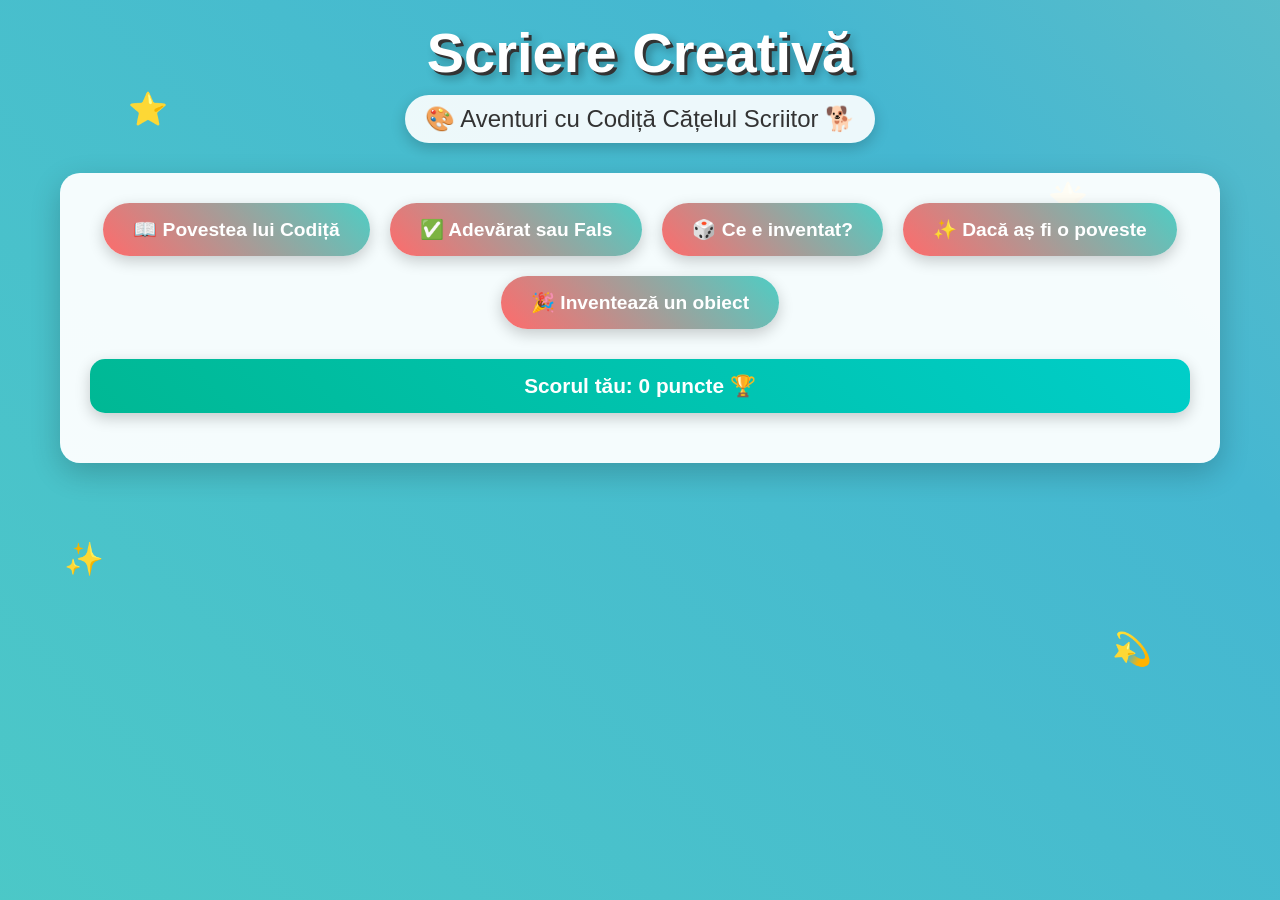
<file: index.html>
<!DOCTYPE html>
<html lang="ro">
<head>
    <meta charset="UTF-8">
    <meta name="viewport" content="width=device-width, initial-scale=1.0">
    <title>Scriere Creativă pentru Copii</title>
    <link rel="manifest" href="manifest.json">
    <meta name="theme-color" content="#FF6B6B">
    <link rel="icon" type="image/png" sizes="192x192" href="icon-192.png">
    <link rel="icon" type="image/png" sizes="512x512" href="icon-512.png">
    <style>
        * {
            margin: 0;
            padding: 0;
            box-sizing: border-box;
        }

        body {
            font-family: 'Comic Sans MS', cursive, sans-serif;
            background: linear-gradient(45deg, #FF6B6B, #4ECDC4, #45B7D1, #96CEB4, #FFEAA7);
            background-size: 400% 400%;
            animation: gradientShift 8s ease infinite;
            min-height: 100vh;
            overflow-x: hidden;
        }

        @keyframes gradientShift {
            0% { background-position: 0% 50%; }
            50% { background-position: 100% 50%; }
            100% { background-position: 0% 50%; }
        }

        .container {
            max-width: 1200px;
            margin: 0 auto;
            padding: 20px;
        }

        .header {
            text-align: center;
            margin-bottom: 30px;
            animation: bounceIn 1s ease-out;
        }

        @keyframes bounceIn {
            0% { transform: scale(0.3); opacity: 0; }
            50% { transform: scale(1.05); }
            70% { transform: scale(0.9); }
            100% { transform: scale(1); opacity: 1; }
        }

        .title {
            font-size: 3.5em;
            color: #fff;
            text-shadow: 3px 3px 0px #333, 6px 6px 10px rgba(0,0,0,0.3);
            margin-bottom: 10px;
            animation: rainbow 3s linear infinite;
        }

        @keyframes rainbow {
            0% { color: #FF6B6B; }
            16% { color: #4ECDC4; }
            33% { color: #45B7D1; }
            50% { color: #96CEB4; }
            66% { color: #FFEAA7; }
            83% { color: #FD79A8; }
            100% { color: #FF6B6B; }
        }

        .subtitle {
            font-size: 1.5em;
            color: #333;
            background: rgba(255,255,255,0.9);
            padding: 10px 20px;
            border-radius: 25px;
            display: inline-block;
            box-shadow: 0 5px 15px rgba(0,0,0,0.2);
        }

        .nav-buttons {
            display: flex;
            justify-content: center;
            gap: 20px;
            margin-bottom: 30px;
            flex-wrap: wrap;
        }

        .nav-btn {
            background: linear-gradient(45deg, #FF6B6B, #4ECDC4);
            color: white;
            border: none;
            padding: 15px 30px;
            font-size: 1.2em;
            font-weight: bold;
            border-radius: 50px;
            cursor: pointer;
            transition: all 0.3s ease;
            box-shadow: 0 5px 15px rgba(0,0,0,0.2);
            position: relative;
            overflow: hidden;
        }

        .nav-btn:hover {
            transform: translateY(-5px) scale(1.05);
            box-shadow: 0 10px 25px rgba(0,0,0,0.3);
        }

        .nav-btn:active {
            transform: translateY(-2px) scale(1.02);
        }

        .nav-btn::before {
            content: '';
            position: absolute;
            top: 0;
            left: -100%;
            width: 100%;
            height: 100%;
            background: linear-gradient(90deg, transparent, rgba(255,255,255,0.3), transparent);
            transition: left 0.5s;
        }

        .nav-btn:hover::before {
            left: 100%;
        }

        .content-section {
            background: rgba(255,255,255,0.95);
            border-radius: 20px;
            padding: 30px;
            margin-bottom: 30px;
            box-shadow: 0 10px 30px rgba(0,0,0,0.2);
            animation: slideInUp 0.8s ease-out;
            display: none;
        }

        .content-section.active {
            display: block;
        }

        @keyframes slideInUp {
            from {
                opacity: 0;
                transform: translateY(50px);
            }
            to {
                opacity: 1;
                transform: translateY(0);
            }
        }

        .story-box {
            background: linear-gradient(135deg, #667eea 0%, #764ba2 100%);
            color: white;
            padding: 25px;
            border-radius: 15px;
            margin: 20px 0;
            font-size: 1.1em;
            line-height: 1.6;
            box-shadow: 0 8px 20px rgba(0,0,0,0.2);
        }

        .question-box {
            background: linear-gradient(135deg, #f093fb 0%, #f5576c 100%);
            color: white;
            padding: 20px;
            border-radius: 15px;
            margin: 15px 0;
            cursor: pointer;
            transition: all 0.3s ease;
        }

        .question-box:hover {
            transform: scale(1.02);
            box-shadow: 0 8px 20px rgba(0,0,0,0.3);
        }

        .answer-btn {
            background: #4ECDC4;
            color: white;
            border: none;
            padding: 10px 20px;
            margin: 5px;
            border-radius: 25px;
            cursor: pointer;
            font-size: 1em;
            transition: all 0.3s ease;
        }

        .answer-btn:hover {
            background: #45B7D1;
            transform: scale(1.05);
        }

        .answer-btn.correct {
            background: #00b894;
            animation: pulse 0.5s ease-in-out;
        }

        .answer-btn.incorrect {
            background: #e17055;
            animation: shake 0.5s ease-in-out;
        }

        @keyframes pulse {
            0% { transform: scale(1); }
            50% { transform: scale(1.1); }
            100% { transform: scale(1); }
        }

        @keyframes shake {
            0%, 100% { transform: translateX(0); }
            25% { transform: translateX(-5px); }
            75% { transform: translateX(5px); }
        }

        .creative-input {
            width: 100%;
            min-height: 150px;
            padding: 20px;
            border: 3px solid #4ECDC4;
            border-radius: 15px;
            font-size: 1.1em;
            font-family: 'Comic Sans MS', cursive;
            resize: vertical;
            background: linear-gradient(45deg, #fff, #f8f9fa);
        }

        .creative-input:focus {
            outline: none;
            border-color: #FF6B6B;
            box-shadow: 0 0 20px rgba(255, 107, 107, 0.3);
        }

        .floating-elements {
            position: fixed;
            top: 0;
            left: 0;
            width: 100%;
            height: 100%;
            pointer-events: none;
            z-index: -1;
        }

        .floating-star {
            position: absolute;
            color: #FFD93D;
            font-size: 2em;
            animation: float 6s ease-in-out infinite;
        }

        @keyframes float {
            0%, 100% { transform: translateY(0px) rotate(0deg); }
            50% { transform: translateY(-20px) rotate(180deg); }
        }

        .back-btn {
            background: #e17055;
            color: white;
            border: none;
            padding: 10px 20px;
            border-radius: 25px;
            cursor: pointer;
            font-size: 1em;
            margin: 10px;
            transition: all 0.3s ease;
        }

        .back-btn:hover {
            background: #d63031;
            transform: scale(1.05);
        }

        .score-display {
            background: linear-gradient(45deg, #00b894, #00cec9);
            color: white;
            padding: 15px;
            border-radius: 15px;
            text-align: center;
            font-size: 1.3em;
            font-weight: bold;
            margin: 20px 0;
            box-shadow: 0 5px 15px rgba(0,0,0,0.2);
        }

        @media (max-width: 768px) {
            .title {
                font-size: 2.5em;
            }
            
            .nav-buttons {
                flex-direction: column;
                align-items: center;
            }
            
            .nav-btn {
                width: 80%;
                max-width: 300px;
            }
        }
    </style>
</head>
<body>
    <div class="floating-elements">
        <div class="floating-star" style="top: 10%; left: 10%; animation-delay: 0s;">⭐</div>
        <div class="floating-star" style="top: 20%; right: 15%; animation-delay: 1s;">🌟</div>
        <div class="floating-star" style="top: 60%; left: 5%; animation-delay: 2s;">✨</div>
        <div class="floating-star" style="top: 70%; right: 10%; animation-delay: 3s;">💫</div>
        <div class="floating-star" style="top: 40%; left: 80%; animation-delay: 4s;">⭐</div>
    </div>

    <div class="container">
        <div class="header">
            <h1 class="title">Scriere Creativă</h1>
            <p class="subtitle">🎨 Aventuri cu Codiță Cățelul Scriitor 🐕</p>
        </div>

        <div id="main-menu" class="content-section active">
            <div class="nav-buttons">
                <button class="nav-btn" onclick="showSection('story')">📖 Povestea lui Codiță</button>
                <button class="nav-btn" onclick="showSection('quiz1')">✅ Adevărat sau Fals</button>
                <button class="nav-btn" onclick="showSection('quiz2')">🎲 Ce e inventat?</button>
                <button class="nav-btn" onclick="showSection('quiz3')">✨ Dacă aș fi o poveste</button>
                <button class="nav-btn" onclick="showSection('creative')">🎉 Inventează un obiect</button>
            </div>
            <div class="score-display">
                Scorul tău: <span id="total-score">0</span> puncte 🏆
            </div>
        </div>

        <div id="story" class="content-section">
            <button class="back-btn" onclick="showSection('main-menu')">🏠 Înapoi la meniu</button>
            <h2 style="color: #FF6B6B; text-align: center; margin-bottom: 20px;">📖 Scrisoarea cățelului poet</h2>
            <div class="story-box">
                <p>Într-o dimineață de vară, Codiță, un cățel curios cu ochelari rotunzi și coadă mereu zburlită, a decis că vrea să devină... scriitor creativ.</p>
                <br>
                <p>„Gata cu rosul pantofilor și lătratul la bicicliști! Eu scriu cărți!", a lătrat el, sărind pe tastatura laptopului stăpânei sale, o profesoară de limba română.</p>
                <br>
                <p>A început să scrie o poveste despre un os magic care putea vorbi. Osul se numea Osi și avea accent franțuzesc:</p>
                <br>
                <p>— Bonjour, Codiță! Dacă vrei să devii scriitor, trebuie să înveți scrierea creativă!</p>
                <p>— Ce-i aia scriere creativă? A întrebat cățelul.</p>
                <p>— E atunci când folosești imaginația ca să creezi personaje, întâmplări și lumi care nu există în realitate. Nu e despre compuneri plictisitoare, e despre magie, râsete și fantezie!</p>
                <br>
                <p>Codiță a scris o poveste despre un câine astronaut, un motan pianist și o pisică șefă de mafie literară. Când a terminat, a trimis povestea prin email... dar a încurcat adresa și a trimis-o chiar la... președintele țării!</p>
                <br>
                <p>Două zile mai târziu, Codiță a primit o scrisoare oficială:</p>
                <p>„Dragă domnule Codiță, felicitări! Povestea ta ne-a făcut să râdem cu lacrimi. Am decis ca toți câinii din țară să învețe scriere creativă în școli. Mulțumim!"</p>
                <br>
                <p>Codiță a lătrat de bucurie, apoi a sărit direct într-o baltă. Asta nu avea legătură cu scrierea creativă. Pur și simplu îi plăceau bălțile.</p>
            </div>
        </div>

        <div id="quiz1" class="content-section">
            <button class="back-btn" onclick="showSection('main-menu')">🏠 Înapoi la meniu</button>
            <h2 style="color: #FF6B6B; text-align: center; margin-bottom: 20px;">✅ Adevărat sau Fals</h2>
            <div id="quiz1-questions"></div>
            <div class="score-display">
                Scorul pentru acest quiz: <span id="quiz1-score">0</span>/5 puncte
            </div>
        </div>

        <div id="quiz2" class="content-section">
            <button class="back-btn" onclick="showSection('main-menu')">🏠 Înapoi la meniu</button>
            <h2 style="color: #FF6B6B; text-align: center; margin-bottom: 20px;">🎲 Care dintre ele e inventată?</h2>
            <div id="quiz2-questions"></div>
            <div class="score-display">
                Scorul pentru acest quiz: <span id="quiz2-score">0</span>/3 puncte
            </div>
        </div>

        <div id="quiz3" class="content-section">
            <button class="back-btn" onclick="showSection('main-menu')">🏠 Înapoi la meniu</button>
            <h2 style="color: #FF6B6B; text-align: center; margin-bottom: 20px;">✨ Dacă aș fi o poveste...</h2>
            <div id="quiz3-questions"></div>
            <div class="score-display">
                Scorul pentru acest quiz: <span id="quiz3-score">0</span>/5 puncte
            </div>
        </div>

        <div id="creative" class="content-section">
            <button class="back-btn" onclick="showSection('main-menu')">🏠 Înapoi la meniu</button>
            <h2 style="color: #FF6B6B; text-align: center; margin-bottom: 20px;">🎉 Inventează un obiect care nu există!</h2>
            <p style="font-size: 1.2em; text-align: center; margin-bottom: 20px;">Scrie 3-4 rânduri despre cum se folosește:</p>
            <textarea class="creative-input" placeholder="Exemplu: Am inventat o umbrelă care spune glume! Când o deschizi când plouă, ea începe să spună bancuri ca să te facă să râzi și să uiți că te uzi. Are un buton special pentru glume cu animale și unul pentru glume cu mâncare..."></textarea>
            <div style="text-align: center; margin-top: 20px;">
                <button class="nav-btn" onclick="saveCreativeText()">💾 Salvează creația ta</button>
                <button class="nav-btn" onclick="clearCreativeText()">🗑️ Șterge și începe din nou</button>
            </div>
            <div id="creative-saved" style="display: none; background: #00b894; color: white; padding: 15px; border-radius: 10px; margin-top: 20px; text-align: center;">
                ✅ Creația ta a fost salvată! Ești un scriitor creativ minunat! 🌟
            </div>
        </div>
    </div>

    <script>
        let scores = {
            quiz1: 0,
            quiz2: 0,
            quiz3: 0
        };

        const quiz1Data = [
            { question: "Codiță voia să devină bucătar.", answer: false },
            { question: "Scrierea creativă presupune folosirea imaginației.", answer: true },
            { question: "Osul magic din poveste avea accent italian.", answer: false },
            { question: "Povestea scrisă de Codiță a ajuns la președintele țării.", answer: true },
            { question: "Scrierea creativă este doar despre fapte reale și istorice.", answer: false }
        ];

        const quiz2Data = [
            {
                question: "Care dintre aceste lucruri nu există în realitate?",
                options: ["Căței care latră în franceză la miezul nopții", "O umbrelă care spune glume când o deschizi", "Un robot care dansează în fabrici"],
                correct: 1
            },
            {
                question: "Care dintre aceste lucruri e complet inventat?",
                options: ["Pești care zboară în Amazon", "Pinguini care cântă rap în fiecare joi", "Broaște țestoase gigantice din Galápagos"],
                correct: 1
            },
            {
                question: "Ce nu e real, dar ar fi super amuzant?",
                options: ["Un frigider care te ceartă dacă mănânci prea mult tort", "O pasăre care imită zgomotul de alarmă de mașină", "Un urs panda care se rostogolește pentru joacă"],
                correct: 0
            }
        ];

        const quiz3Data = [
            {
                question: "Ce fel de poveste ai fi?",
                options: ["Aventură în spațiu", "Poveste cu animale vorbitoare", "Poveste magică cu un obiect fermecat"],
                correct: 2
            },
            {
                question: "Cine ești în această poveste?",
                options: ["O umbrelă care zboară și știe secrete", "Un creion magic ce prinde viață și desenează realitatea", "Un ceas care poate merge înapoi doar dacă dansezi"],
                correct: 1
            },
            {
                question: "Ce se întâmplă într-o zi obișnuită?",
                options: ["Cineva te folosește să deseneze o pizza, iar pizza prinde viață și fuge", "Desenezi din greșeală o ușă pe perete și ea se deschide spre o altă lume", "Începi să desenezi un dragon, dar el se plictisește și pleacă în vacanță"],
                correct: 1
            },
            {
                question: "Cine te urmează în acea lume?",
                options: ["O găină detectiv", "Un băiat pe nume Alex și pisica lui vorbitoare, Mustăcel", "Un nor care plânge ciocolată caldă"],
                correct: 1
            },
            {
                question: "Ce e scris pe peretele din acea lume?",
                options: ["Nu uita să-ți încarci creionul magic!", "Imaginația ta este cheia spre orice final vrei!", "Această lume se închide la ora 5, poftiți afară!"],
                correct: 1
            }
        ];

        function showSection(sectionId) {
            document.querySelectorAll('.content-section').forEach(section => {
                section.classList.remove('active');
            });
            document.getElementById(sectionId).classList.add('active');
            
            if (sectionId === 'quiz1') loadQuiz1();
            if (sectionId === 'quiz2') loadQuiz2();
            if (sectionId === 'quiz3') loadQuiz3();
        }

        function loadQuiz1() {
            const container = document.getElementById('quiz1-questions');
            container.innerHTML = '';
            
            quiz1Data.forEach((item, index) => {
                const questionDiv = document.createElement('div');
                questionDiv.className = 'question-box';
                questionDiv.innerHTML = `
                    <p style="margin-bottom: 15px; font-size: 1.2em;">${index + 1}. ${item.question}</p>
                    <button class="answer-btn" onclick="answerQuiz1(${index}, true)">Adevărat</button>
                    <button class="answer-btn" onclick="answerQuiz1(${index}, false)">Fals</button>
                `;
                container.appendChild(questionDiv);
            });
        }

        function loadQuiz2() {
            const container = document.getElementById('quiz2-questions');
            container.innerHTML = '';
            
            quiz2Data.forEach((item, index) => {
                const questionDiv = document.createElement('div');
                questionDiv.className = 'question-box';
                questionDiv.innerHTML = `
                    <p style="margin-bottom: 15px; font-size: 1.2em;">${index + 1}. ${item.question}</p>
                    ${item.options.map((option, optIndex) => 
                        `<button class="answer-btn" onclick="answerQuiz2(${index}, ${optIndex})">${String.fromCharCode(65 + optIndex)}) ${option}</button>`
                    ).join('')}
                `;
                container.appendChild(questionDiv);
            });
        }

        function loadQuiz3() {
            const container = document.getElementById('quiz3-questions');
            container.innerHTML = '';
            
            quiz3Data.forEach((item, index) => {
                const questionDiv = document.createElement('div');
                questionDiv.className = 'question-box';
                questionDiv.innerHTML = `
                    <p style="margin-bottom: 15px; font-size: 1.2em;">${index + 1}. ${item.question}</p>
                    ${item.options.map((option, optIndex) => 
                        `<button class="answer-btn" onclick="answerQuiz3(${index}, ${optIndex})">${String.fromCharCode(65 + optIndex)}) ${option}</button>`
                    ).join('')}
                `;
                container.appendChild(questionDiv);
            });
        }

        function answerQuiz1(questionIndex, answer) {
            const correct = quiz1Data[questionIndex].answer === answer;
            const buttons = document.querySelectorAll(`#quiz1-questions .question-box:nth-child(${questionIndex + 1}) .answer-btn`);
            
            buttons.forEach(btn => {
                btn.disabled = true;
                if ((btn.textContent === 'Adevărat' && answer === true) || (btn.textContent === 'Fals' && answer === false)) {
                    btn.className = correct ? 'answer-btn correct' : 'answer-btn incorrect';
                }
            });
            
            if (correct) {
                scores.quiz1++;
                document.getElementById('quiz1-score').textContent = scores.quiz1;
            }
            
            updateTotalScore();
        }

        function answerQuiz2(questionIndex, answerIndex) {
            const correct = quiz2Data[questionIndex].correct === answerIndex;
            const buttons = document.querySelectorAll(`#quiz2-questions .question-box:nth-child(${questionIndex + 1}) .answer-btn`);
            
            buttons.forEach((btn, index) => {
                btn.disabled = true;
                if (index === answerIndex) {
                    btn.className = correct ? 'answer-btn correct' : 'answer-btn incorrect';
                }
            });
            
            if (correct) {
                scores.quiz2++;
                document.getElementById('quiz2-score').textContent = scores.quiz2;
            }
            
            updateTotalScore();
        }

        function answerQuiz3(questionIndex, answerIndex) {
            const correct = quiz3Data[questionIndex].correct === answerIndex;
            const buttons = document.querySelectorAll(`#quiz3-questions .question-box:nth-child(${questionIndex + 1}) .answer-btn`);
            
            buttons.forEach((btn, index) => {
                btn.disabled = true;
                if (index === answerIndex) {
                    btn.className = correct ? 'answer-btn correct' : 'answer-btn incorrect';
                }
            });
            
            if (correct) {
                scores.quiz3++;
                document.getElementById('quiz3-score').textContent = scores.quiz3;
            }
            
            updateTotalScore();
        }

        function updateTotalScore() {
            const total = scores.quiz1 + scores.quiz2 + scores.quiz3;
            document.getElementById('total-score').textContent = total;
        }

        function saveCreativeText() {
            const text = document.querySelector('.creative-input').value;
            if (text.trim()) {
                localStorage.setItem('creativeText', text);
                document.getElementById('creative-saved').style.display = 'block';
                setTimeout(() => {
                    document.getElementById('creative-saved').style.display = 'none';
                }, 3000);
            }
        }

        function clearCreativeText() {
            document.querySelector('.creative-input').value = '';
            localStorage.removeItem('creativeText');
        }

        // Load saved creative text
        window.addEventListener('load', () => {
            const savedText = localStorage.getItem('creativeText');
            if (savedText) {
                document.querySelector('.creative-input').value = savedText;
            }
            
            // Register service worker
            if ('serviceWorker' in navigator) {
                navigator.serviceWorker.register('sw.js')
                    .then(registration => console.log('SW registered'))
                    .catch(error => console.log('SW registration failed'));
            }
        });
    </script>
</body>
</html>
</file>
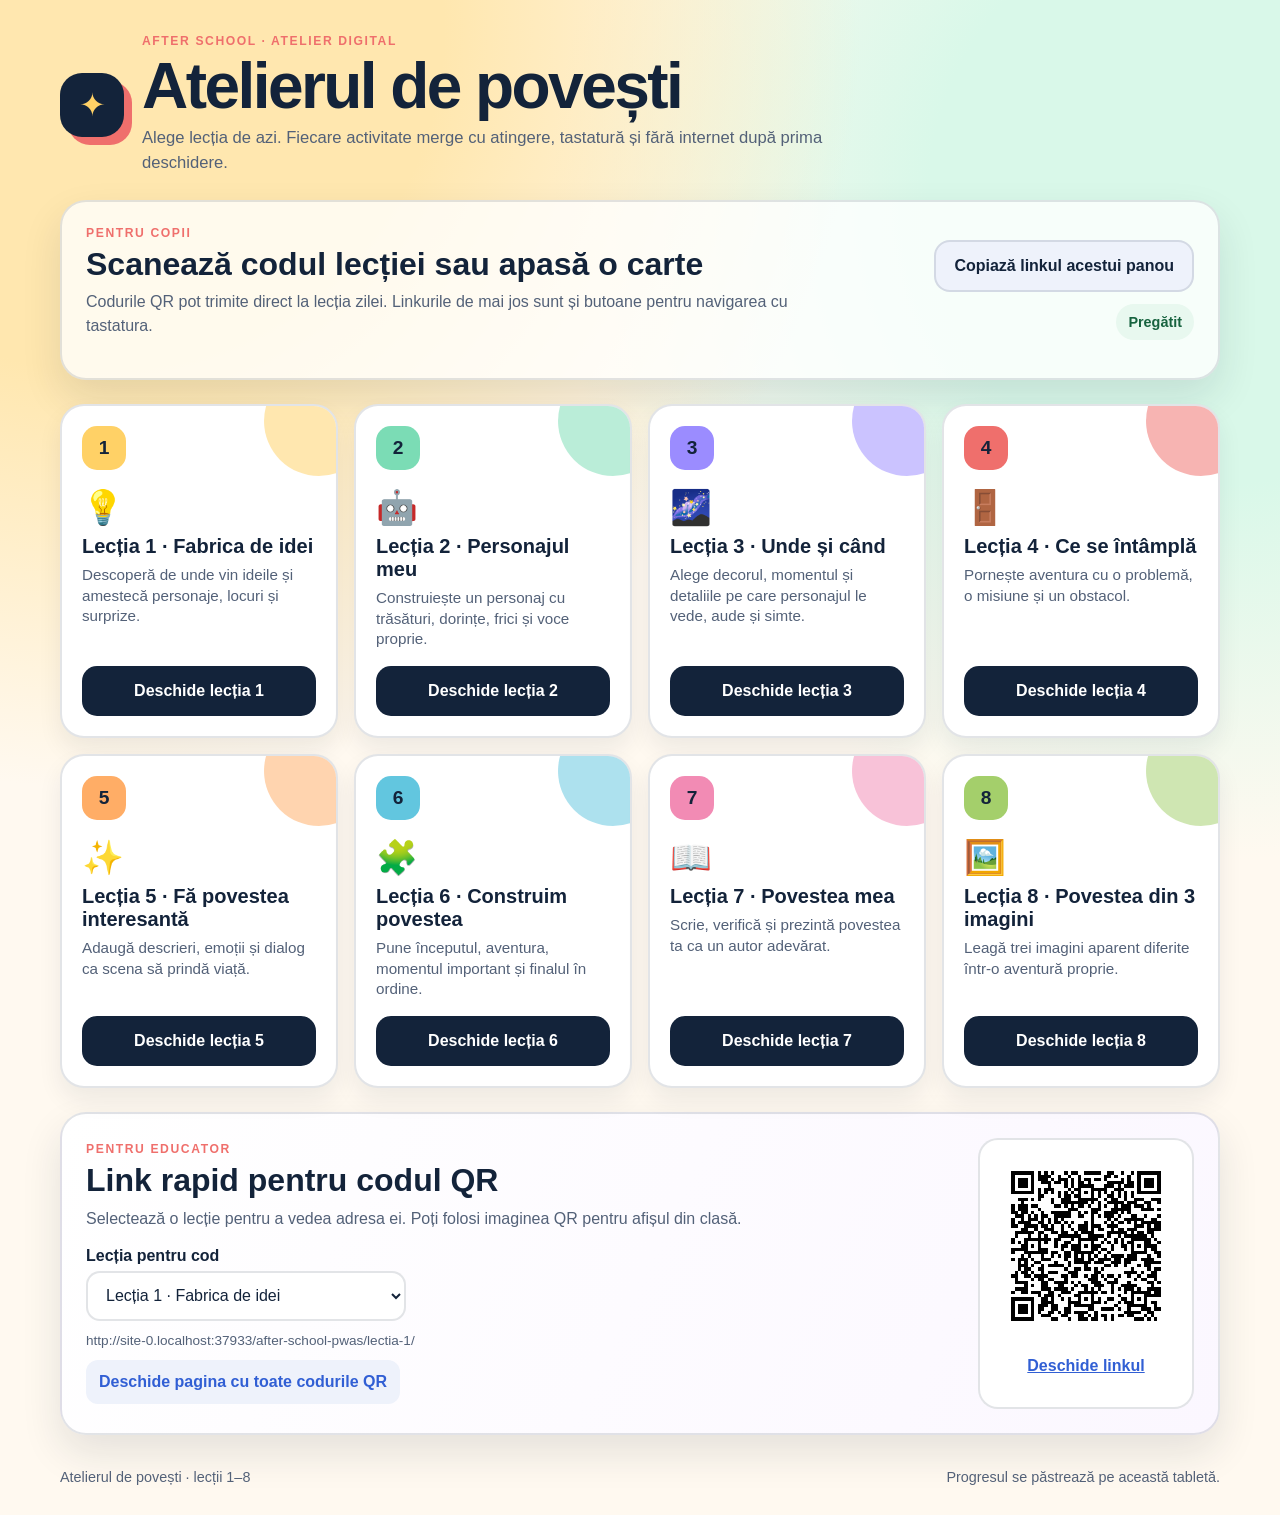
<file: after-school-pwas/index.html>
<!doctype html>
<html lang="ro">
  <head>
    <meta charset="UTF-8" />
    <meta name="viewport" content="width=device-width, initial-scale=1, viewport-fit=cover" />
    <meta name="theme-color" content="#13233a" />
    <meta name="description" content="Atelierul de povești – aplicații PWA pentru after school" />
    <link rel="manifest" href="manifest.json" />
    <link rel="icon" href="icon.svg" type="image/svg+xml" />
    <link rel="stylesheet" href="styles.css" />
    <title>Atelierul de povești</title>
  </head>
  <body>
    <header class="site-header">
      <div class="brand-mark" aria-hidden="true">✦</div>
      <div>
        <p class="eyebrow">AFTER SCHOOL · ATELIER DIGITAL</p>
        <h1>Atelierul de povești</h1>
        <p class="lede">Alege lecția de azi. Fiecare activitate merge cu atingere, tastatură și fără internet după prima deschidere.</p>
      </div>
      <button class="install-button" id="install-button" type="button" hidden>Instalează aplicația</button>
    </header>

    <main>
      <section class="quick-start" aria-labelledby="quick-start-title">
        <div>
          <p class="eyebrow">PENTRU COPII</p>
          <h2 id="quick-start-title">Scanează codul lecției sau apasă o carte</h2>
          <p class="muted">Codurile QR pot trimite direct la lecția zilei. Linkurile de mai jos sunt și butoane pentru navigarea cu tastatura.</p>
        </div>
        <div class="quick-actions" role="group" aria-label="Acțiuni rapide">
          <button class="secondary-button" id="copy-index-link" type="button">Copiază linkul acestui panou</button>
          <span class="status-pill" id="save-status" role="status" aria-live="polite">Pregătit</span>
        </div>
      </section>

      <section class="lesson-grid" id="lesson-grid" aria-label="Lecțiile disponibile"></section>

      <section class="qr-panel" aria-labelledby="qr-title">
        <div>
          <p class="eyebrow">PENTRU EDUCATOR</p>
          <h2 id="qr-title">Link rapid pentru codul QR</h2>
          <p class="muted">Selectează o lecție pentru a vedea adresa ei. Poți folosi imaginea QR pentru afișul din clasă.</p>
          <label class="select-label" for="qr-lesson">Lecția pentru cod</label>
          <select id="qr-lesson" class="lesson-select"></select>
          <p class="qr-url" id="qr-url" aria-live="polite"></p>
          <a class="qr-all-link" href="qr-codes/">Deschide pagina cu toate codurile QR</a>
        </div>
        <div class="qr-preview">
          <img id="qr-image" alt="Cod QR pentru lecția selectată" width="176" height="176" />
          <a id="qr-open" class="text-link" target="_blank" rel="noreferrer">Deschide linkul</a>
        </div>
      </section>
    </main>

    <footer class="site-footer">
      <span>Atelierul de povești · lecții 1–8</span>
      <span>Progresul se păstrează pe această tabletă.</span>
    </footer>

    <script src="app.js" defer></script>
  </body>
</html>
</file>
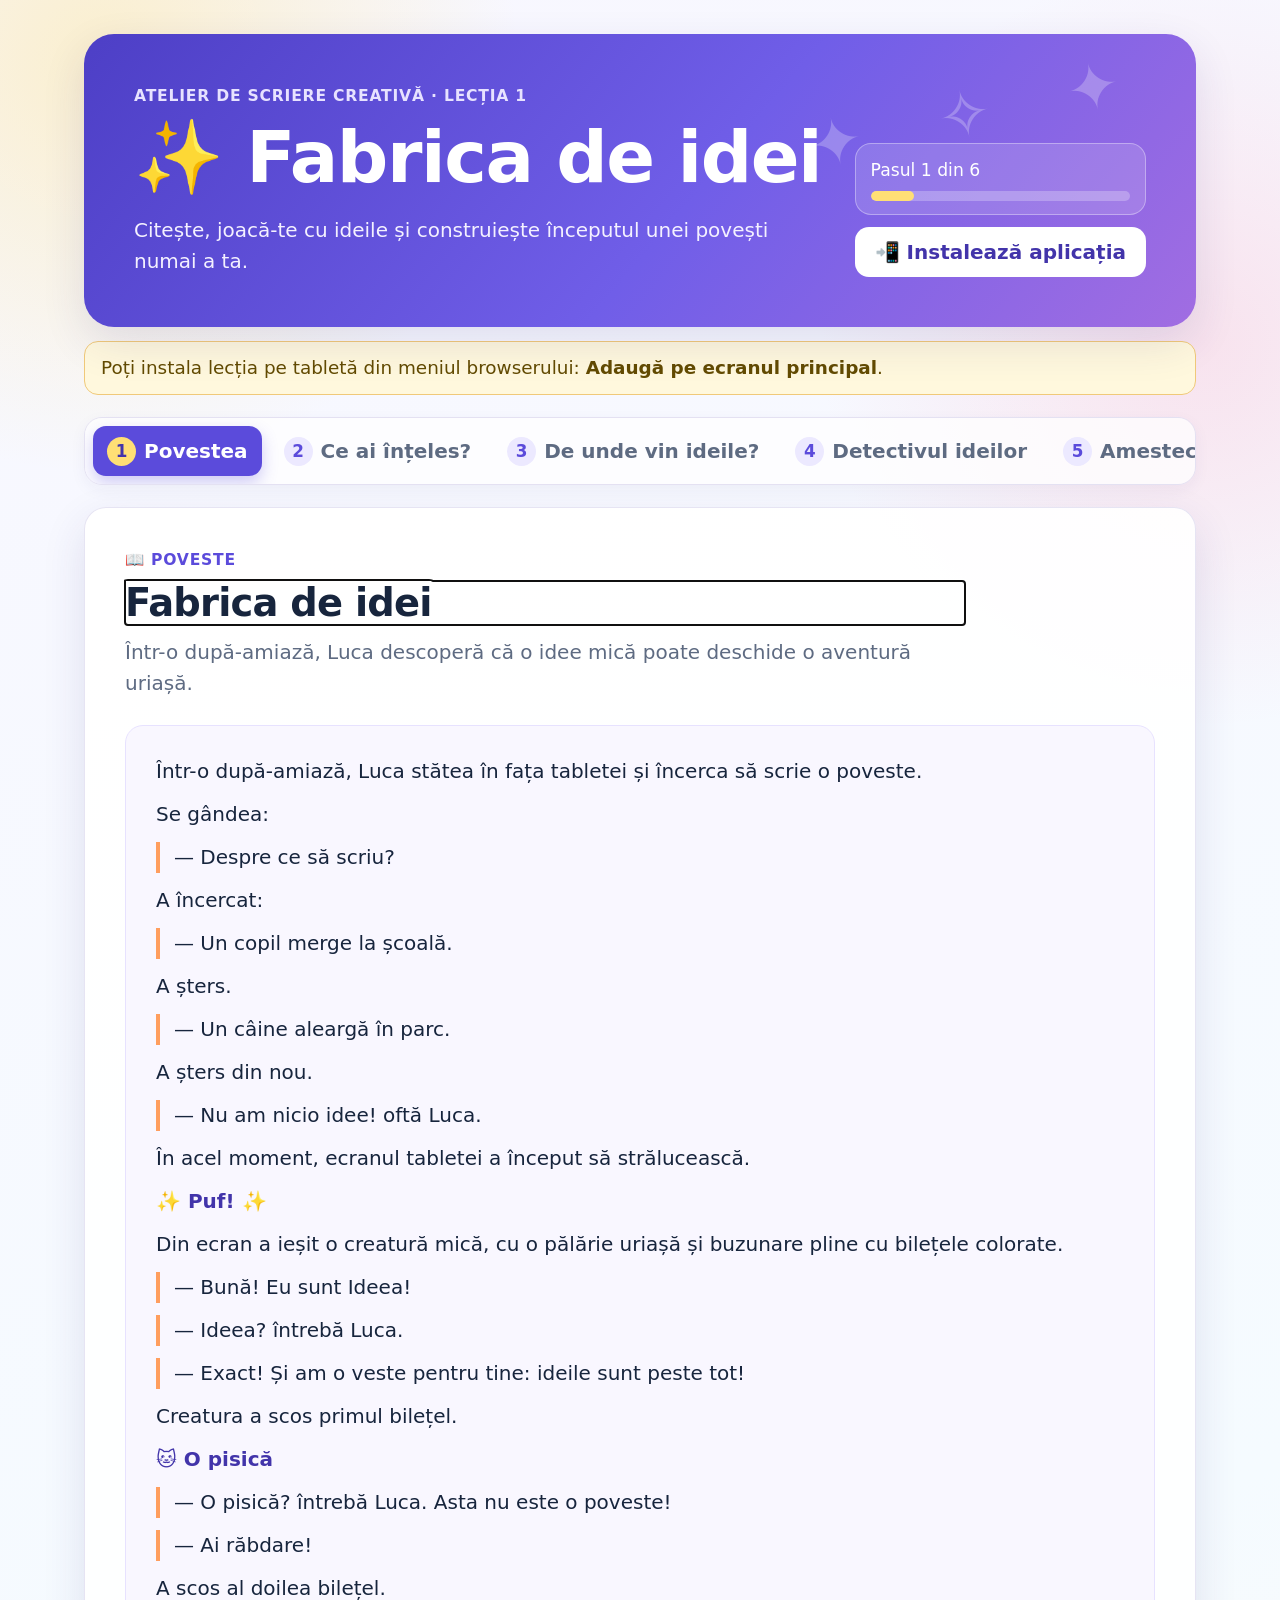
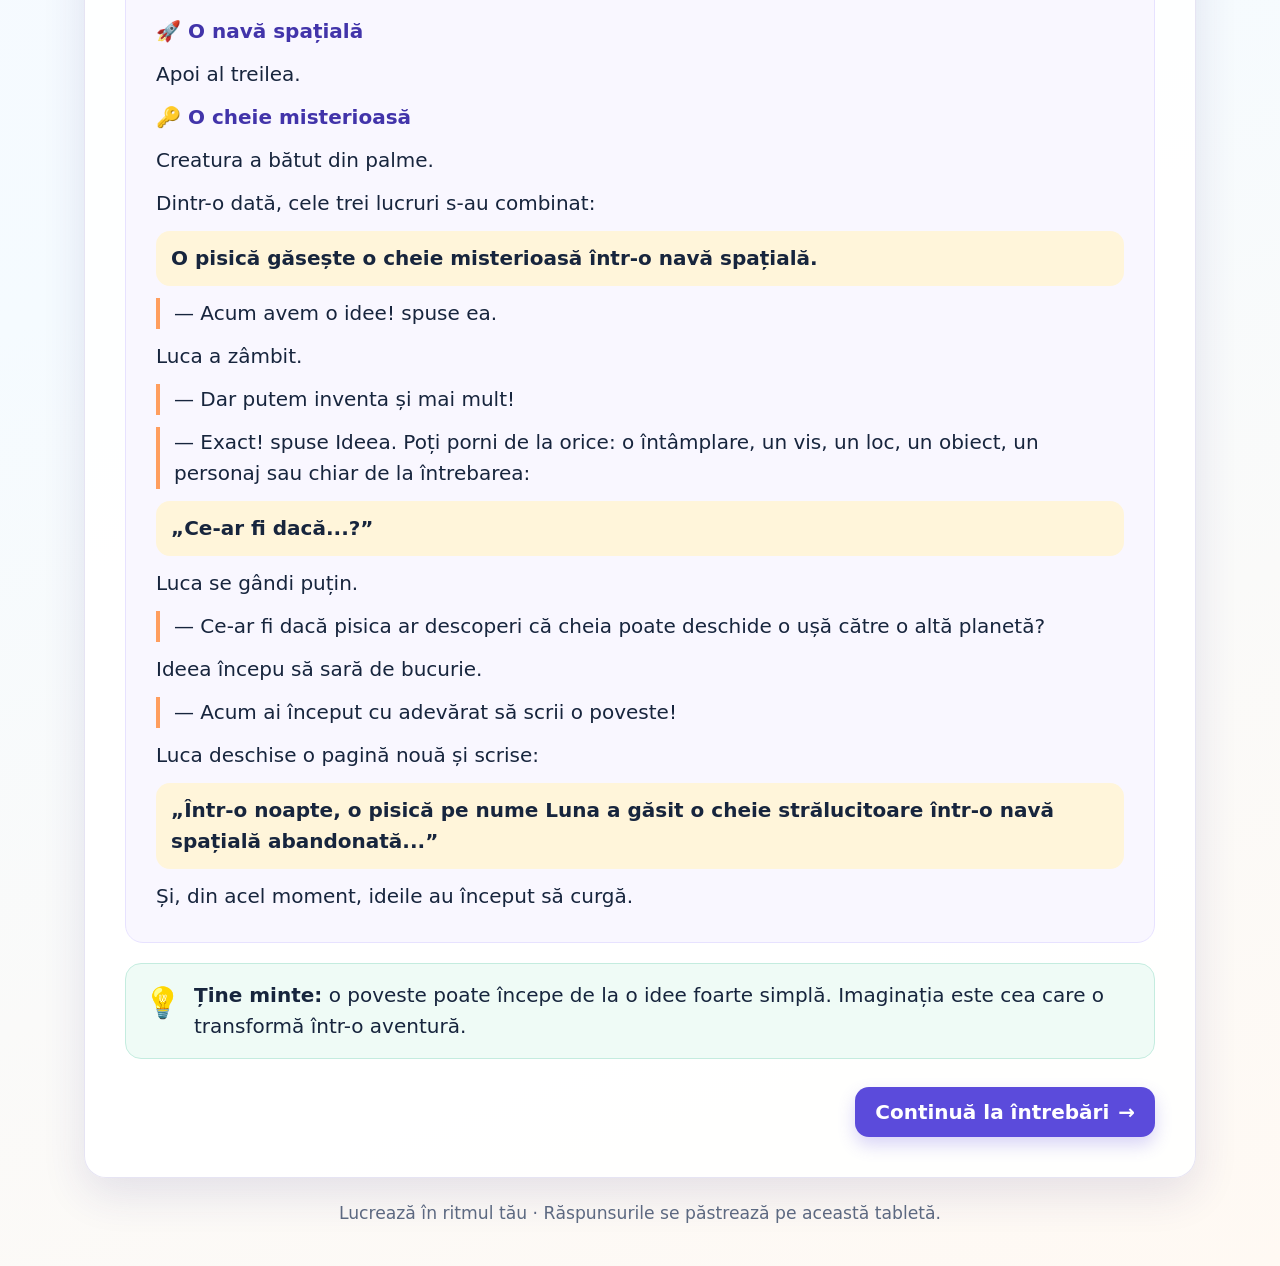
<file: after-school-pwas/lectia-1/index.html>
<!doctype html>
<html lang="ro">
  <head>
    <meta charset="utf-8">
    <meta name="viewport" content="width=device-width, initial-scale=1, viewport-fit=cover">
    <meta name="theme-color" content="#5b4bdb">
    <meta name="description" content="Fabrica de idei - aplicație PWA pentru scriere creativă.">
    <link rel="manifest" href="manifest.json">
    <link rel="icon" href="icon.svg" type="image/svg+xml">
    <link rel="stylesheet" href="style.css">
    <title>Fabrica de idei | Lecția 1</title>
  </head>
  <body>
    <div class="app-shell">
      <header class="hero" aria-labelledby="app-title">
        <div class="hero-copy">
          <p class="eyebrow">Atelier de scriere creativă · Lecția 1</p>
          <h1 id="app-title">✨ Fabrica de idei</h1>
          <p class="hero-lead">Citește, joacă-te cu ideile și construiește începutul unei povești numai a ta.</p>
        </div>
        <div class="hero-actions">
          <div class="progress-card" aria-label="Progresul lecției">
            <span id="progressText">Pasul 1 din 6</span>
            <div class="progress-track" role="progressbar" aria-valuemin="1" aria-valuemax="6" aria-valuenow="1" aria-label="Progres">
              <span id="progressFill"></span>
            </div>
          </div>
          <button id="installBtn" class="button button-light" type="button" hidden>📲 Instalează aplicația</button>
        </div>
      </header>

      <div id="installHint" class="install-hint" role="status" hidden>
        Poți instala lecția pe tabletă din meniul browserului: <strong>Adaugă pe ecranul principal</strong>.
      </div>

      <nav class="step-nav" aria-label="Pașii lecției">
        <button class="step-link is-active" type="button" data-step="welcome"><span>1</span> Povestea</button>
        <button class="step-link" type="button" data-step="quiz"><span>2</span> Ce ai înțeles?</button>
        <button class="step-link" type="button" data-step="ideas"><span>3</span> De unde vin ideile?</button>
        <button class="step-link" type="button" data-step="detective"><span>4</span> Detectivul ideilor</button>
        <button class="step-link" type="button" data-step="mix"><span>5</span> Amestecă și creează</button>
        <button class="step-link" type="button" data-step="crazy"><span>6</span> Ideea trăsnită</button>
      </nav>

      <main id="lessonMain">
        <section id="step-welcome" class="step-panel is-active" data-step-panel="welcome" aria-labelledby="welcome-title">
          <div class="section-heading">
            <p class="kicker">📖 Poveste</p>
            <h2 id="welcome-title">Fabrica de idei</h2>
            <p>Într-o după-amiază, Luca descoperă că o idee mică poate deschide o aventură uriașă.</p>
          </div>
          <article id="story" class="story-card" aria-label="Povestea Fabrica de idei"></article>
          <div class="tip-card">
            <span class="tip-icon">💡</span>
            <p><strong>Ține minte:</strong> o poveste poate începe de la o idee foarte simplă. Imaginația este cea care o transformă într-o aventură.</p>
          </div>
          <div class="step-actions">
            <button class="button button-primary" type="button" data-next="quiz">Continuă la întrebări <span aria-hidden="true">→</span></button>
          </div>
        </section>

        <section id="step-quiz" class="step-panel" data-step-panel="quiz" aria-labelledby="quiz-title" hidden>
          <div class="section-heading">
            <p class="kicker">🧠 1 · Verifică-ți atenția</p>
            <h2 id="quiz-title">Ce ai înțeles din poveste?</h2>
            <p>Alege un singur răspuns pentru fiecare întrebare.</p>
          </div>
          <form id="quizForm" class="stack-form" novalidate>
            <div id="quizList" class="question-list"></div>
            <div class="inline-actions">
              <button class="button button-primary" type="submit">Verifică răspunsurile</button>
              <button class="button button-quiet" type="button" id="resetQuiz">Șterge răspunsurile</button>
            </div>
          </form>
          <div id="quizFeedback" class="feedback" role="status" aria-live="polite"></div>
          <div class="step-actions"><button class="button button-primary" type="button" data-next="ideas">Mergem la joc <span aria-hidden="true">→</span></button></div>
        </section>

        <section id="step-ideas" class="step-panel" data-step-panel="ideas" aria-labelledby="ideas-title" hidden>
          <div class="section-heading">
            <p class="kicker">🎲 2 · Joc</p>
            <h2 id="ideas-title">De unde vin ideile?</h2>
            <p>Bifează <strong>toate</strong> lucrurile care pot inspira o poveste.</p>
          </div>
          <div id="ideasChoices" class="choice-grid"></div>
          <div class="inline-actions">
            <button id="checkIdeas" class="button button-primary" type="button">Verifică jocul</button>
            <button id="clearIdeas" class="button button-quiet" type="button">Debifează tot</button>
          </div>
          <div id="ideasFeedback" class="feedback" role="status" aria-live="polite"></div>
          <div class="step-actions"><button class="button button-primary" type="button" data-next="detective">Următorul joc <span aria-hidden="true">→</span></button></div>
        </section>

        <section id="step-detective" class="step-panel" data-step-panel="detective" aria-labelledby="detective-title" hidden>
          <div class="section-heading">
            <p class="kicker">🔍 3 · Detectivul ideilor</p>
            <h2 id="detective-title">Ce te face să vrei să afli „ce se întâmplă mai departe”?</h2>
            <p>Alege ideea misterioasă din fiecare situație.</p>
          </div>
          <form id="detectiveForm" class="question-list" novalidate>
            <div id="detectiveList"></div>
            <button class="button button-primary" type="submit">Verifică alegerile</button>
          </form>
          <div id="detectiveFeedback" class="feedback" role="status" aria-live="polite"></div>
          <div class="step-actions"><button class="button button-primary" type="button" data-next="mix">Construiește o idee <span aria-hidden="true">→</span></button></div>
        </section>

        <section id="step-mix" class="step-panel" data-step-panel="mix" aria-labelledby="mix-title" hidden>
          <div class="section-heading">
            <p class="kicker">🧩 4 · Atelier</p>
            <h2 id="mix-title">Amestecă și creează!</h2>
            <p>Alege câte un element din fiecare categorie: <strong>1 personaj + 1 loc + 1 situație</strong>.</p>
          </div>
          <div class="mix-grid">
            <label class="field-card" for="mixCharacter"><span class="field-label">🧍 Personaj</span><select id="mixCharacter"></select></label>
            <label class="field-card" for="mixPlace"><span class="field-label">📍 Loc</span><select id="mixPlace"></select></label>
            <label class="field-card" for="mixSituation"><span class="field-label">⚡ Situație</span><select id="mixSituation"></select></label>
          </div>
          <button id="createIdea" class="button button-primary create-button" type="button">🪄 Creează ideea</button>
          <div id="mixResult" class="result-card" role="status" aria-live="polite">
            <span class="result-label">Ideea ta va apărea aici</span>
          </div>
          <label class="textarea-card" for="mixContinuation"><span class="field-label">Acum continuă tu ideea în 1–2 propoziții.</span><textarea id="mixContinuation" rows="4" placeholder="Scrie aici continuarea ta..."></textarea></label>
          <div class="step-actions"><button class="button button-primary" type="button" data-next="crazy">Mai inventăm una <span aria-hidden="true">→</span></button></div>
        </section>

        <section id="step-crazy" class="step-panel" data-step-panel="crazy" aria-labelledby="crazy-title" hidden>
          <div class="section-heading">
            <p class="kicker">🤪 5 · Joc</p>
            <h2 id="crazy-title">Ideea trăsnită</h2>
            <p>Alege exact <strong>două</strong> lucruri care par fără legătură, apoi inventează ce se întâmplă.</p>
          </div>
          <div id="crazyChoices" class="chip-grid" role="group" aria-label="Elemente pentru ideea trăsnită"></div>
          <p id="crazyCount" class="selection-count" aria-live="polite">Ai ales 0 din 2.</p>
          <div id="crazyResult" class="result-card" role="status" aria-live="polite"><span class="result-label">Alege două elemente ca să începi.</span></div>
          <label class="textarea-card" for="crazyContinuation"><span class="field-label">Ce se întâmplă mai departe?</span><textarea id="crazyContinuation" rows="5" placeholder="Scrie aventura ta..."></textarea></label>
          <div id="crazyFeedback" class="feedback" role="status" aria-live="polite"></div>
          <div class="step-actions"><button class="button button-quiet" type="button" id="resetAll">Reia lecția de la început</button></div>
        </section>
      </main>

      <footer class="app-footer">Lucrează în ritmul tău · Răspunsurile se păstrează pe această tabletă.</footer>
    </div>
    <script src="app.js" defer></script>
  </body>
</html>
</file>
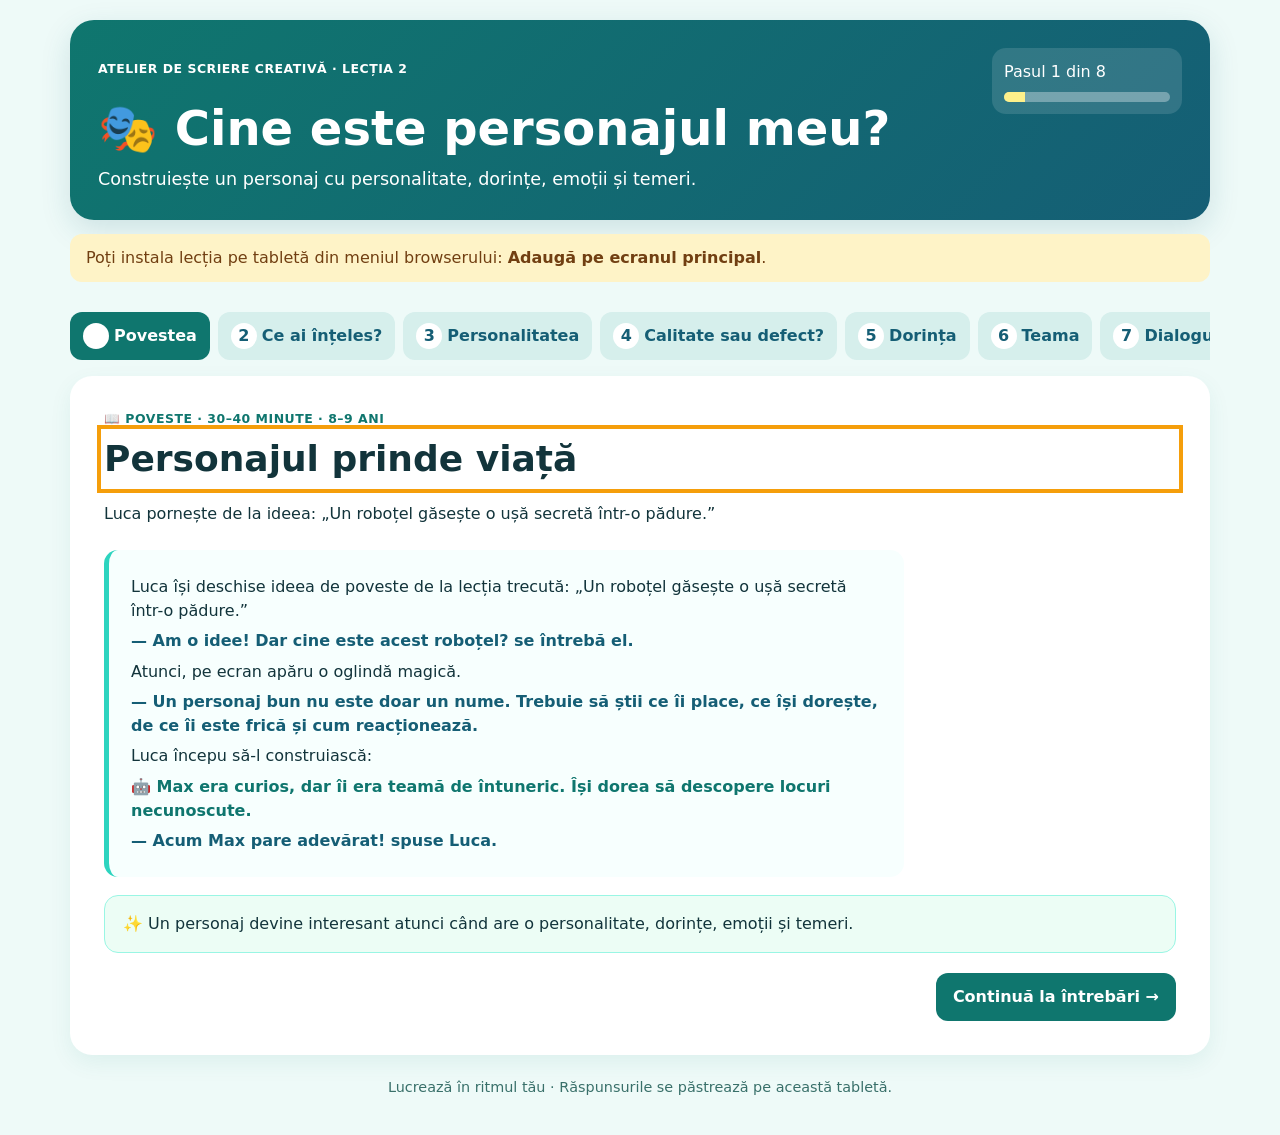
<file: after-school-pwas/lectia-2/index.html>
<!doctype html>
<html lang="ro">
<head>
  <meta charset="utf-8"><meta name="viewport" content="width=device-width, initial-scale=1, viewport-fit=cover">
  <meta name="theme-color" content="#0f766e"><meta name="description" content="Cine este personajul meu? Lecție PWA de scriere creativă.">
  <link rel="manifest" href="manifest.json"><link rel="icon" href="icon.svg" type="image/svg+xml"><link rel="stylesheet" href="style.css">
  <title>Cine este personajul meu? | Lecția 2</title>
</head>
<body><div class="app-shell">
  <header class="hero"><div><p class="eyebrow">Atelier de scriere creativă · Lecția 2</p><h1 id="app-title">🎭 Cine este personajul meu?</h1><p class="hero-lead">Construiește un personaj cu personalitate, dorințe, emoții și temeri.</p></div><div class="hero-actions"><div class="progress-card"><span id="progressText">Pasul 1 din 8</span><div class="progress-track" role="progressbar" aria-valuemin="1" aria-valuemax="8" aria-valuenow="1"><span id="progressFill"></span></div></div><button id="installBtn" class="button button-light" type="button" hidden>📲 Instalează aplicația</button></div></header>
  <div id="installHint" class="install-hint" role="status" hidden>Poți instala lecția pe tabletă din meniul browserului: <strong>Adaugă pe ecranul principal</strong>.</div>
  <nav class="step-nav" aria-label="Pașii lecției"><button class="step-link is-active" data-step="story" type="button"><span>1</span>Povestea</button><button class="step-link" data-step="quiz" type="button"><span>2</span>Ce ai înțeles?</button><button class="step-link" data-step="traits" type="button"><span>3</span>Personalitatea</button><button class="step-link" data-step="quality" type="button"><span>4</span>Calitate sau defect?</button><button class="step-link" data-step="wish" type="button"><span>5</span>Dorința</button><button class="step-link" data-step="fear" type="button"><span>6</span>Teama</button><button class="step-link" data-step="dialogues" type="button"><span>7</span>Dialoguri</button><button class="step-link" data-step="portrait" type="button"><span>8</span>Portretul</button></nav>
  <main>
    <section class="step-panel is-active" data-step-panel="story" aria-labelledby="story-title"><div class="section-heading"><p class="kicker">📖 Poveste · 30–40 minute · 8–9 ani</p><h2 id="story-title">Personajul prinde viață</h2><p>Luca pornește de la ideea: „Un roboțel găsește o ușă secretă într-o pădure.”</p></div><article id="story" class="story-card"></article><div class="tip-card">✨ Un personaj devine interesant atunci când are o personalitate, dorințe, emoții și temeri.</div><div class="step-actions"><button class="button button-primary" data-next="quiz" type="button">Continuă la întrebări →</button></div></section>
    <section class="step-panel" data-step-panel="quiz" aria-labelledby="quiz-title" hidden><div class="section-heading"><p class="kicker">🧠 1 · Verifică-ți atenția</p><h2 id="quiz-title">Ce ai înțeles din poveste?</h2><p>Alege un singur răspuns pentru fiecare întrebare.</p></div><form id="quizForm"><div id="quizList" class="question-list"></div><div class="inline-actions"><button class="button button-primary" type="submit">Verifică răspunsurile</button><button class="button button-quiet" id="resetQuiz" type="button">Șterge răspunsurile</button></div></form><div id="quizFeedback" class="feedback" role="status" aria-live="polite"></div><div class="step-actions"><button class="button button-primary" data-next="traits" type="button">Construiește personajul →</button></div></section>
    <section class="step-panel" data-step-panel="traits" aria-labelledby="traits-title" hidden><div class="section-heading"><p class="kicker">🎭 2 · Cum este personajul?</p><h2 id="traits-title">Alege 3–5 trăsături</h2><p>Toate variantele pot fi corecte. Alege cuvintele care se potrivesc personajului tău.</p></div><div id="traitsChoices" class="choice-grid"></div><p id="traitsCount" class="selection-count" aria-live="polite"></p><div id="traitsResult" class="result-card" role="status" aria-live="polite"></div><div id="traitsFeedback" class="feedback" role="status" aria-live="polite"></div><div class="step-actions"><button class="button button-primary" data-next="quality" type="button">Calități și defecte →</button></div></section>
    <section class="step-panel" data-step-panel="quality" aria-labelledby="quality-title" hidden><div class="section-heading"><p class="kicker">🧩 3 · Potrivește</p><h2 id="quality-title">Calitate sau defect?</h2><p>Trage fiecare cuvânt în categoria potrivită. Pe tabletă poți și atinge un cuvânt, apoi categoria.</p></div><div id="traitsBank" class="drop-bank" aria-label="Trăsături de sortat"></div><div class="drop-grid"><div class="drop-zone good" data-zone="good" tabindex="0"><h3>🟢 Calități</h3><div class="drop-items"></div></div><div class="drop-zone bad" data-zone="bad" tabindex="0"><h3>🔴 Defecte</h3><div class="drop-items"></div></div></div><div id="qualityFeedback" class="feedback" role="status" aria-live="polite"></div><div class="step-actions"><button class="button button-primary" data-next="wish" type="button">Descoperă dorința →</button></div></section>
    <section class="step-panel" data-step-panel="wish" aria-labelledby="wish-title" hidden><div class="section-heading"><p class="kicker">❤️ 4 · Ce își dorește?</p><h2 id="wish-title">Alege dorința personajului</h2><p>Un personaj are nevoie de un lucru pe care îl vrea cu adevărat.</p></div><div id="wishChoices" class="choice-grid"></div><label class="textarea-card" for="wishText"><span class="field-label">Ce își dorește personajul tău?</span><textarea id="wishText" rows="4" placeholder="Scrie dorința..."></textarea></label><div class="step-actions"><button class="button button-primary" data-next="fear" type="button">Alege teama →</button></div></section>
    <section class="step-panel" data-step-panel="fear" aria-labelledby="fear-title" hidden><div class="section-heading"><p class="kicker">😨 5 · De ce îi este frică?</p><h2 id="fear-title">Alege o teamă</h2><p>Un personaj devine mai interesant atunci când are și o teamă.</p></div><div id="fearChoices" class="choice-grid"></div><label class="textarea-card" for="fearText"><span class="field-label">De ce îi este frică personajului tău?</span><textarea id="fearText" rows="4" placeholder="Scrie explicația..."></textarea></label><div class="step-actions"><button class="button button-primary" data-next="dialogues" type="button">Scrie dialoguri →</button></div></section>
    <section class="step-panel" data-step-panel="dialogues" aria-labelledby="dialogues-title" hidden><div class="section-heading"><p class="kicker">🎭 6 · Completează dialogul</p><h2 id="dialogues-title">Lasă personajul să vorbească</h2><p>Nu există un singur răspuns corect. Scrie ce ar spune personajul tău.</p></div><div id="dialogueList" class="dialogue-list"></div><div class="step-actions"><button class="button button-primary" data-next="portrait" type="button">Portretul personajului →</button></div></section>
    <section class="step-panel" data-step-panel="portrait" aria-labelledby="portrait-title" hidden><div class="section-heading"><p class="kicker">🔍 7–8 · Ghicește și creează</p><h2 id="portrait-title">Portretul personajului meu</h2><p>Răspunde, apoi ai personajul principal al propriei povești.</p></div><div class="mini-quiz"><h3>Ghicește personajul</h3><div id="guessList"></div><div id="guessFeedback" class="feedback" role="status" aria-live="polite"></div></div><form id="portraitForm" class="portrait-form"><label class="field-card" for="name"><span class="field-label">👤 Numele</span><input id="name" type="text" placeholder="Cum îl cheamă?"></label><fieldset><legend>🤖 Ce este?</legend><div id="kindChoices" class="choice-grid compact"></div></fieldset><fieldset><legend>⭐ Alege maximum 3 trăsături</legend><div id="portraitTraits" class="choice-grid compact"></div></fieldset><fieldset><legend>❤️ Ce îi place?</legend><div id="likesChoices" class="choice-grid compact"></div><label class="field-card" for="likesOther"><span class="field-label">Altceva</span><input id="likesOther" type="text"></label></fieldset><fieldset><legend>😨 De ce îi este frică?</legend><div id="portraitFear" class="choice-grid compact"></div></fieldset><label class="textarea-card" for="bigWish"><span class="field-label">🌟 Ce își dorește cel mai mult?</span><textarea id="bigWish" rows="4"></textarea></label></form><div id="portraitSummary" class="result-card" role="status" aria-live="polite"></div><div class="step-actions"><button id="resetAll" class="button button-quiet" type="button">Reia lecția de la început</button></div></section>
  </main><footer class="app-footer">Lucrează în ritmul tău · Răspunsurile se păstrează pe această tabletă.</footer>
</div><script src="app.js" defer></script></body></html>
</file>
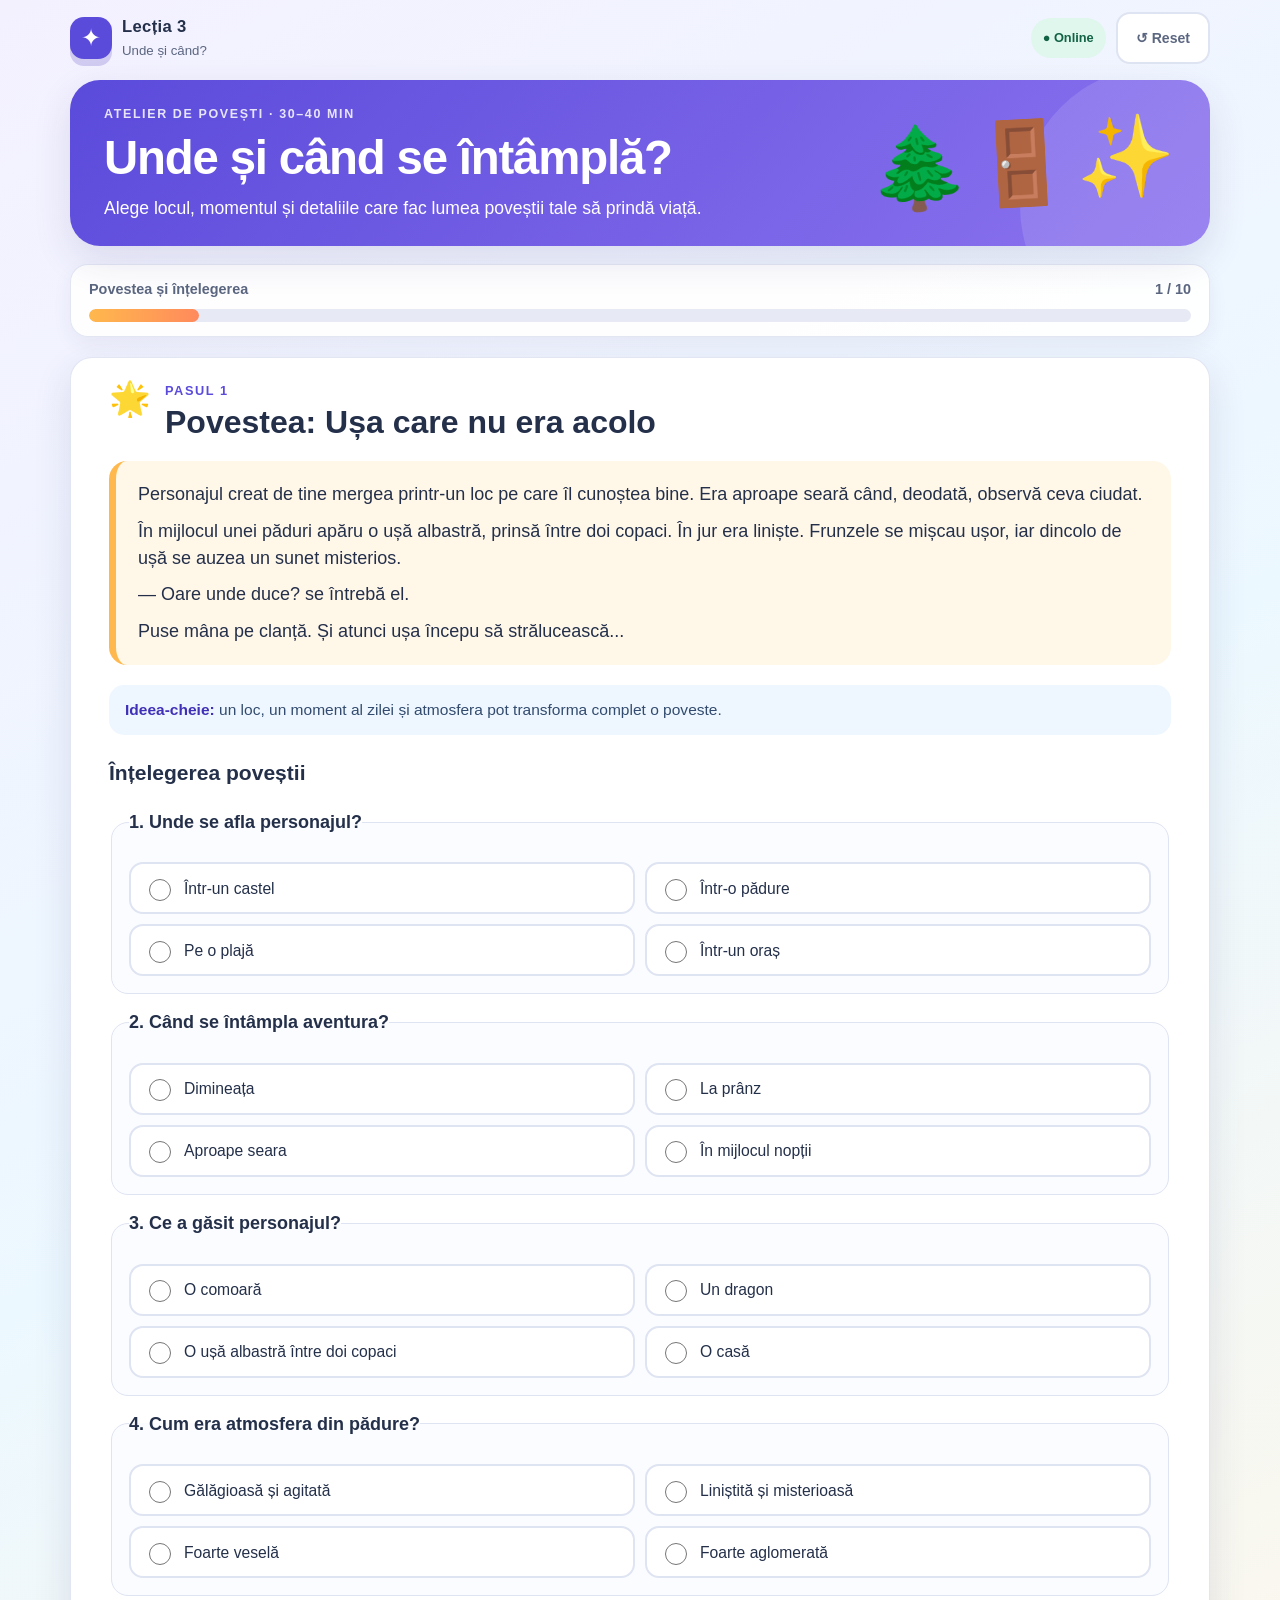
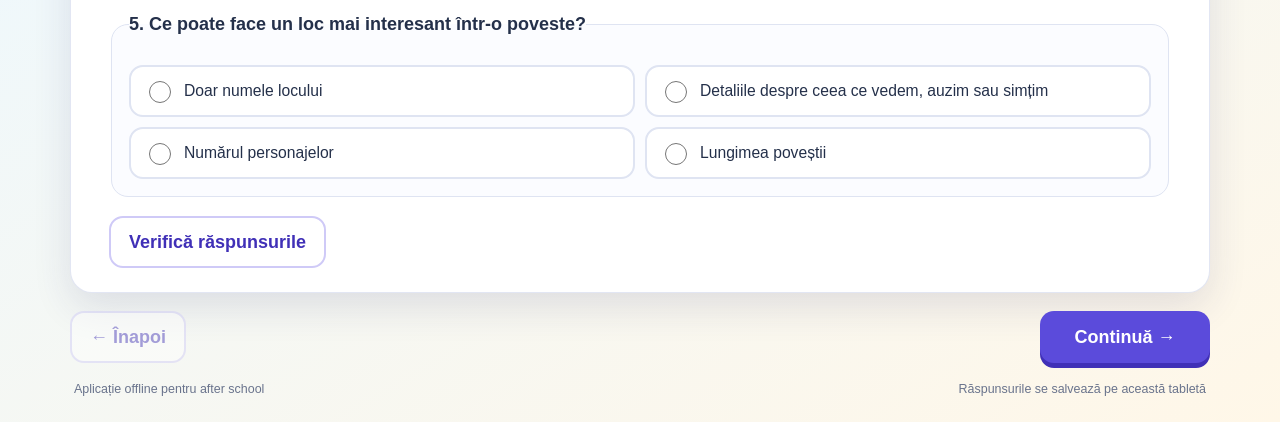
<file: after-school-pwas/lectia-3/index.html>
<!doctype html>
<html lang="ro">
<head>
  <meta charset="utf-8">
  <meta name="viewport" content="width=device-width, initial-scale=1, viewport-fit=cover">
  <meta name="theme-color" content="#5b4bdb">
  <meta name="description" content="Lecția 3: Unde și când se întâmplă? Aplicație PWA pentru copii.">
  <link rel="manifest" href="./manifest.json">
  <link rel="icon" href="./icon.svg" type="image/svg+xml">
  <link rel="stylesheet" href="./styles/style.css">
  <title>Lecția 3 · Unde și când se întâmplă?</title>
</head>
<body data-theme="violet">
  <div class="app-shell">
    <header class="topbar">
      <a class="brand" href="./?step=1" aria-label="Începutul lecției">
        <span class="brand-mark" aria-hidden="true">✦</span>
        <span><strong>Lecția <span id="lessonNumber">3</span></strong><small id="lessonShortTitle">Unde și când?</small></span>
      </a>
      <div class="top-actions">
        <span id="offlineBadge" class="status-badge" role="status">Se verifică...</span>
        <button id="resetBtn" class="icon-button" type="button" title="Șterge răspunsurile">↺ <span>Reset</span></button>
      </div>
    </header>
    <main id="mainContent">
      <section class="hero" aria-labelledby="pageTitle">
        <div class="hero-copy">
          <p class="eyebrow">Atelier de povești · 30–40 min</p>
          <h1 id="pageTitle">Unde și când se întâmplă?</h1>
          <p id="pageIntro">Alege locul, momentul și detaliile care fac lumea poveștii tale să prindă viață.</p>
        </div>
        <div class="hero-art" aria-hidden="true"><span>🌲</span><span>🚪</span><span>✨</span></div>
      </section>
      <div class="progress-card" aria-label="Progresul lecției">
        <div class="progress-meta"><span id="stepTitle">Pasul 1</span><span id="stepCount">1 / 10</span></div>
        <div class="progress-track"><div id="progressBar" class="progress-bar"></div></div>
      </div>
      <div id="toast" class="toast" role="status" aria-live="polite"></div>
      <section id="stepHost" aria-live="polite"></section>
      <nav class="step-nav" aria-label="Navigare lecție">
        <button id="prevBtn" class="secondary-button" type="button">← Înapoi</button>
        <button id="nextBtn" class="primary-button" type="button">Continuă →</button>
      </nav>
    </main>
    <footer><span>Aplicație offline pentru after school</span><span>Răspunsurile se salvează pe această tabletă</span></footer>
  </div>
  <script src="./app.js" defer></script>
</body>
</html>
</file>
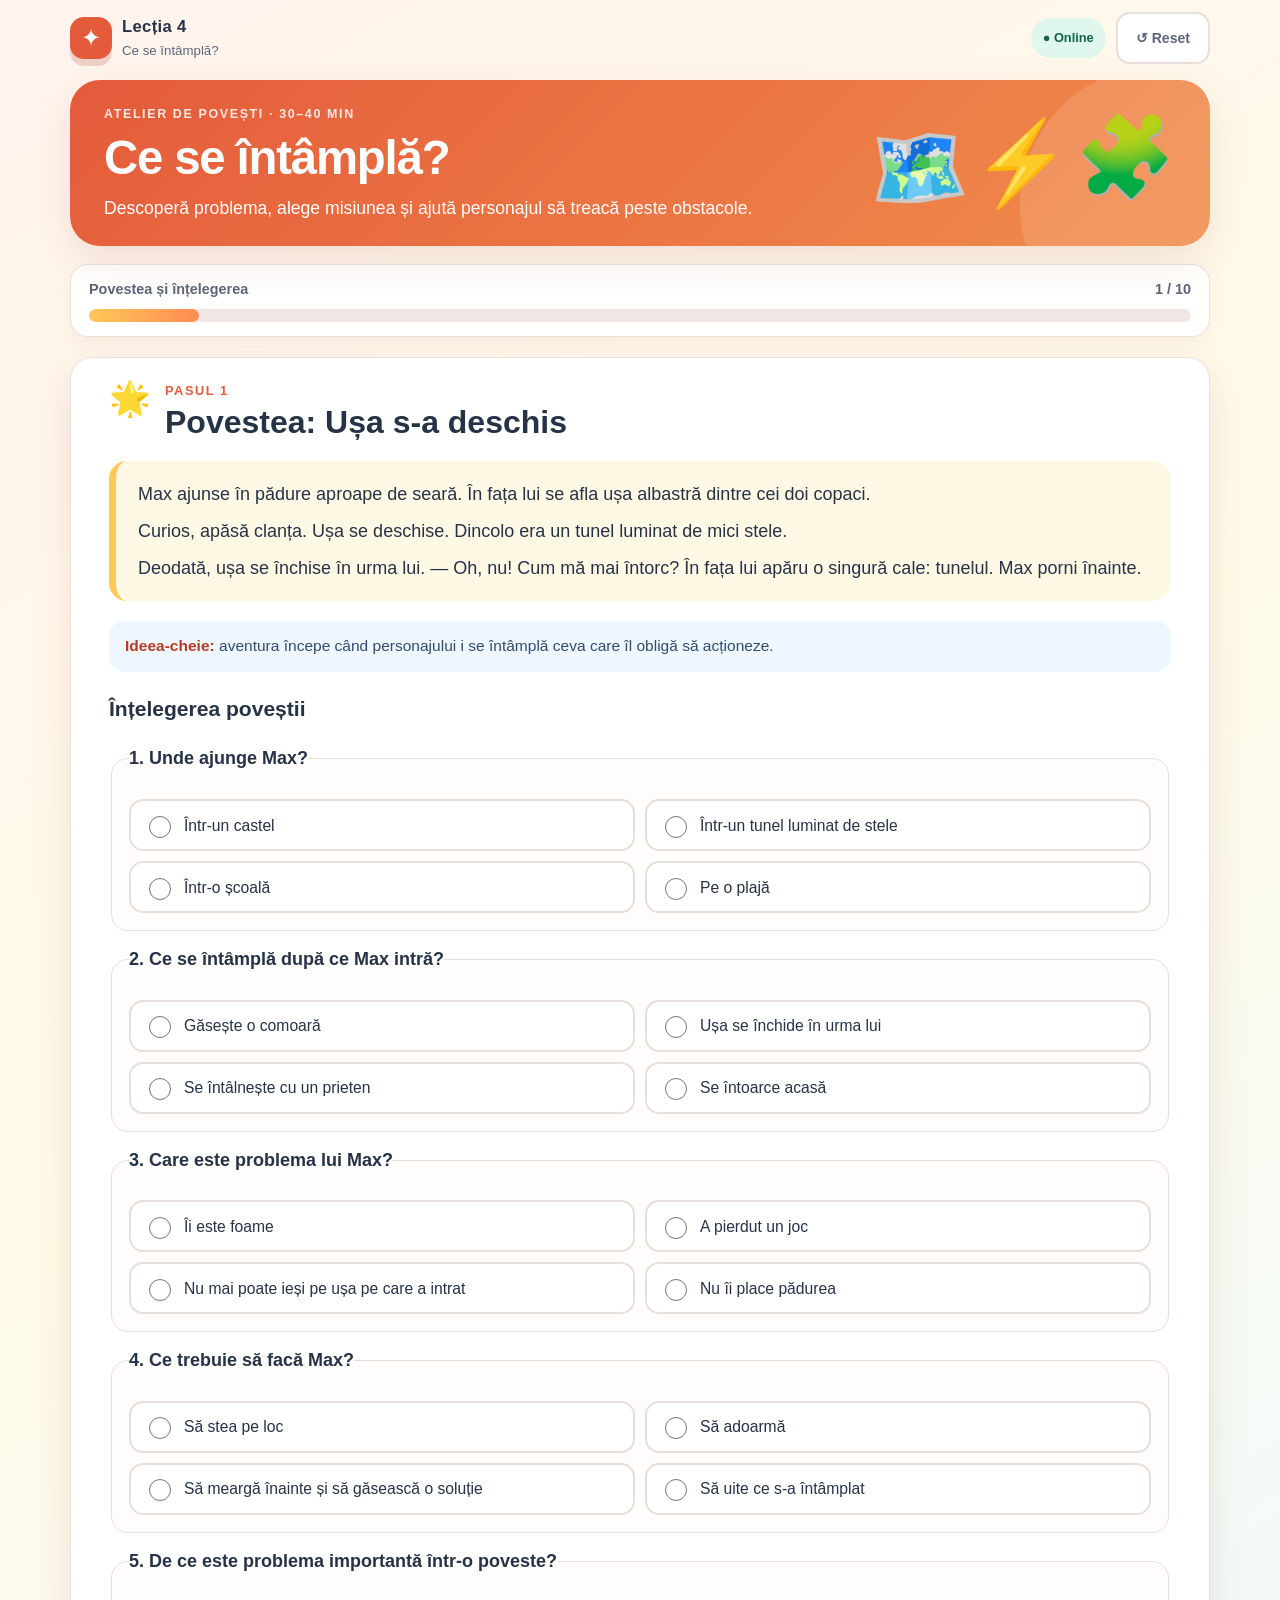
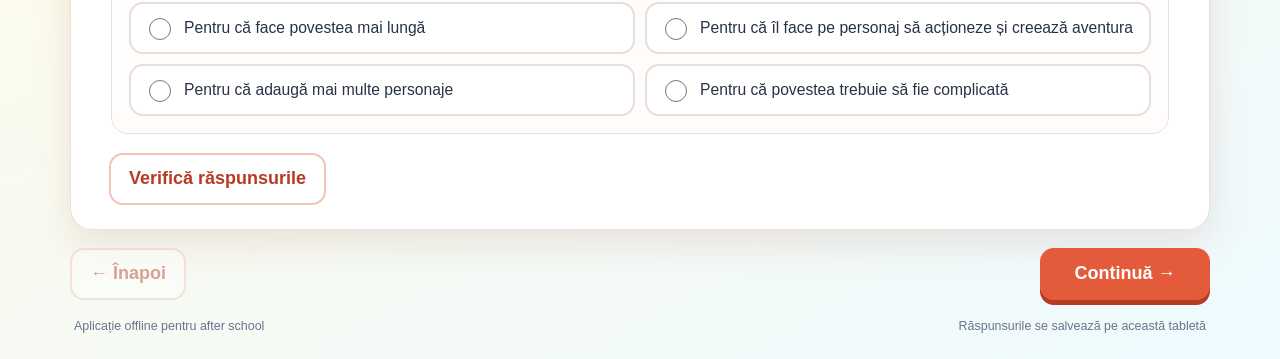
<file: after-school-pwas/lectia-4/index.html>
<!doctype html>
<html lang="ro">
<head>
  <meta charset="utf-8">
  <meta name="viewport" content="width=device-width, initial-scale=1, viewport-fit=cover">
  <meta name="theme-color" content="#e45b3b">
  <meta name="description" content="Lecția 4: Ce se întâmplă? Aplicație PWA pentru copii.">
  <link rel="manifest" href="./manifest.json">
  <link rel="icon" href="./icon.svg" type="image/svg+xml">
  <link rel="stylesheet" href="./styles/style.css">
  <title>Lecția 4 · Ce se întâmplă?</title>
</head>
<body data-theme="coral">
  <div class="app-shell">
    <header class="topbar">
      <a class="brand" href="./?step=1" aria-label="Începutul lecției">
        <span class="brand-mark" aria-hidden="true">✦</span>
        <span><strong>Lecția <span id="lessonNumber">4</span></strong><small id="lessonShortTitle">Ce se întâmplă?</small></span>
      </a>
      <div class="top-actions">
        <span id="offlineBadge" class="status-badge" role="status">Se verifică...</span>
        <button id="resetBtn" class="icon-button" type="button" title="Șterge răspunsurile">↺ <span>Reset</span></button>
      </div>
    </header>
    <main id="mainContent">
      <section class="hero" aria-labelledby="pageTitle">
        <div class="hero-copy">
          <p class="eyebrow">Atelier de povești · 30–40 min</p>
          <h1 id="pageTitle">Ce se întâmplă?</h1>
          <p id="pageIntro">Descoperă problema, alege misiunea și ajută personajul să treacă peste obstacole.</p>
        </div>
        <div class="hero-art" aria-hidden="true"><span>🗺️</span><span>⚡</span><span>🧩</span></div>
      </section>
      <div class="progress-card" aria-label="Progresul lecției">
        <div class="progress-meta"><span id="stepTitle">Pasul 1</span><span id="stepCount">1 / 10</span></div>
        <div class="progress-track"><div id="progressBar" class="progress-bar"></div></div>
      </div>
      <div id="toast" class="toast" role="status" aria-live="polite"></div>
      <section id="stepHost" aria-live="polite"></section>
      <nav class="step-nav" aria-label="Navigare lecție">
        <button id="prevBtn" class="secondary-button" type="button">← Înapoi</button>
        <button id="nextBtn" class="primary-button" type="button">Continuă →</button>
      </nav>
    </main>
    <footer><span>Aplicație offline pentru after school</span><span>Răspunsurile se salvează pe această tabletă</span></footer>
  </div>
  <script src="./app.js" defer></script>
</body>
</html>
</file>
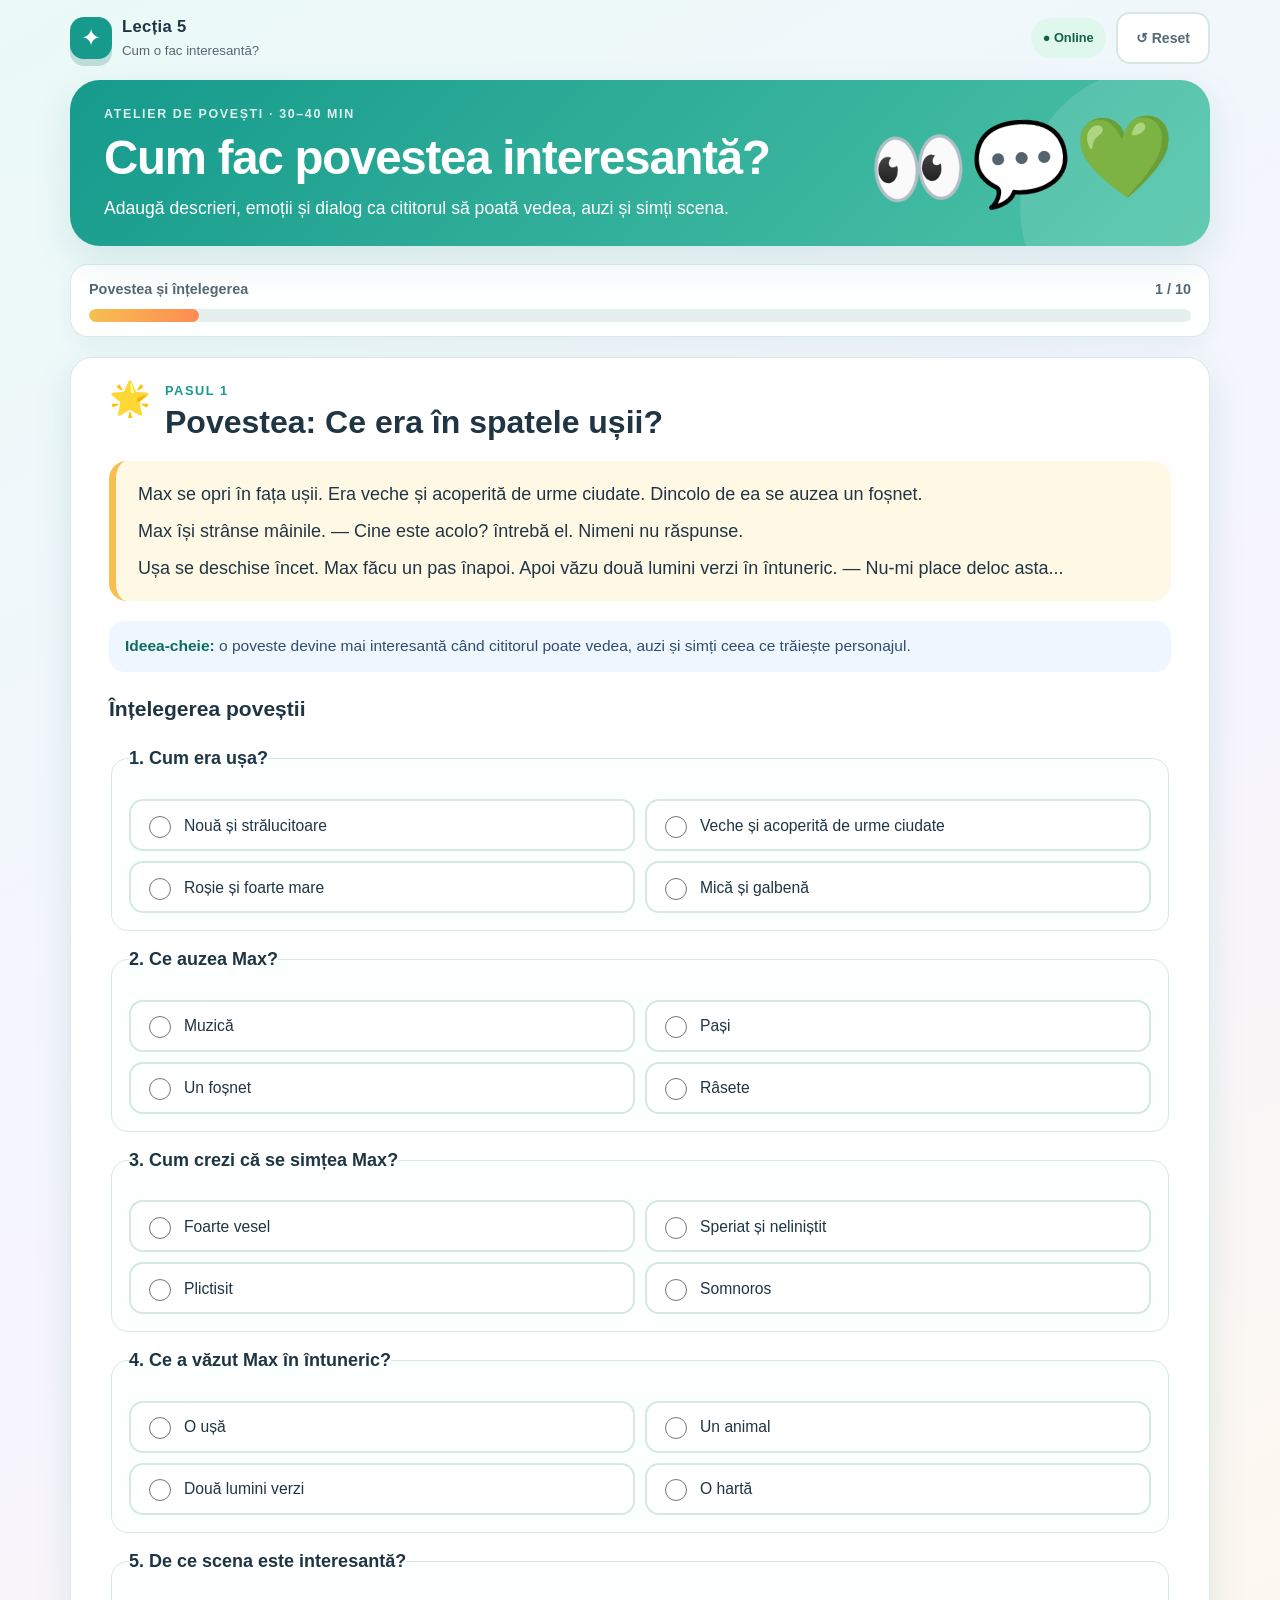
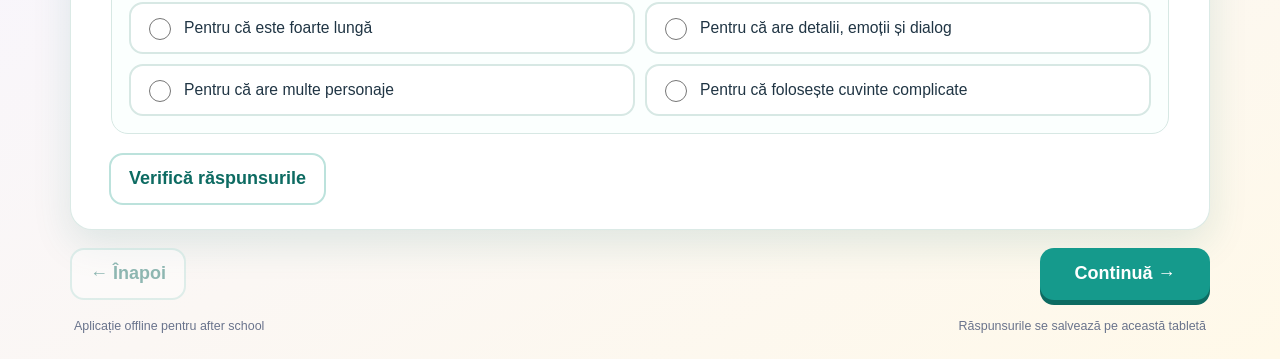
<file: after-school-pwas/lectia-5/index.html>
<!doctype html>
<html lang="ro">
<head>
  <meta charset="utf-8">
  <meta name="viewport" content="width=device-width, initial-scale=1, viewport-fit=cover">
  <meta name="theme-color" content="#159a8c">
  <meta name="description" content="Lecția 5: Cum fac povestea interesantă? Aplicație PWA pentru copii.">
  <link rel="manifest" href="./manifest.json">
  <link rel="icon" href="./icon.svg" type="image/svg+xml">
  <link rel="stylesheet" href="./styles/style.css">
  <title>Lecția 5 · Cum fac povestea interesantă?</title>
</head>
<body data-theme="teal">
  <div class="app-shell">
    <header class="topbar">
      <a class="brand" href="./?step=1" aria-label="Începutul lecției">
        <span class="brand-mark" aria-hidden="true">✦</span>
        <span><strong>Lecția <span id="lessonNumber">5</span></strong><small id="lessonShortTitle">Cum o fac interesantă?</small></span>
      </a>
      <div class="top-actions">
        <span id="offlineBadge" class="status-badge" role="status">Se verifică...</span>
        <button id="resetBtn" class="icon-button" type="button" title="Șterge răspunsurile">↺ <span>Reset</span></button>
      </div>
    </header>
    <main id="mainContent">
      <section class="hero" aria-labelledby="pageTitle">
        <div class="hero-copy">
          <p class="eyebrow">Atelier de povești · 30–40 min</p>
          <h1 id="pageTitle">Cum fac povestea interesantă?</h1>
          <p id="pageIntro">Adaugă descrieri, emoții și dialog ca cititorul să poată vedea, auzi și simți scena.</p>
        </div>
        <div class="hero-art" aria-hidden="true"><span>👀</span><span>💬</span><span>💚</span></div>
      </section>
      <div class="progress-card" aria-label="Progresul lecției">
        <div class="progress-meta"><span id="stepTitle">Pasul 1</span><span id="stepCount">1 / 10</span></div>
        <div class="progress-track"><div id="progressBar" class="progress-bar"></div></div>
      </div>
      <div id="toast" class="toast" role="status" aria-live="polite"></div>
      <section id="stepHost" aria-live="polite"></section>
      <nav class="step-nav" aria-label="Navigare lecție">
        <button id="prevBtn" class="secondary-button" type="button">← Înapoi</button>
        <button id="nextBtn" class="primary-button" type="button">Continuă →</button>
      </nav>
    </main>
    <footer><span>Aplicație offline pentru after school</span><span>Răspunsurile se salvează pe această tabletă</span></footer>
  </div>
  <script src="./app.js" defer></script>
</body>
</html>
</file>
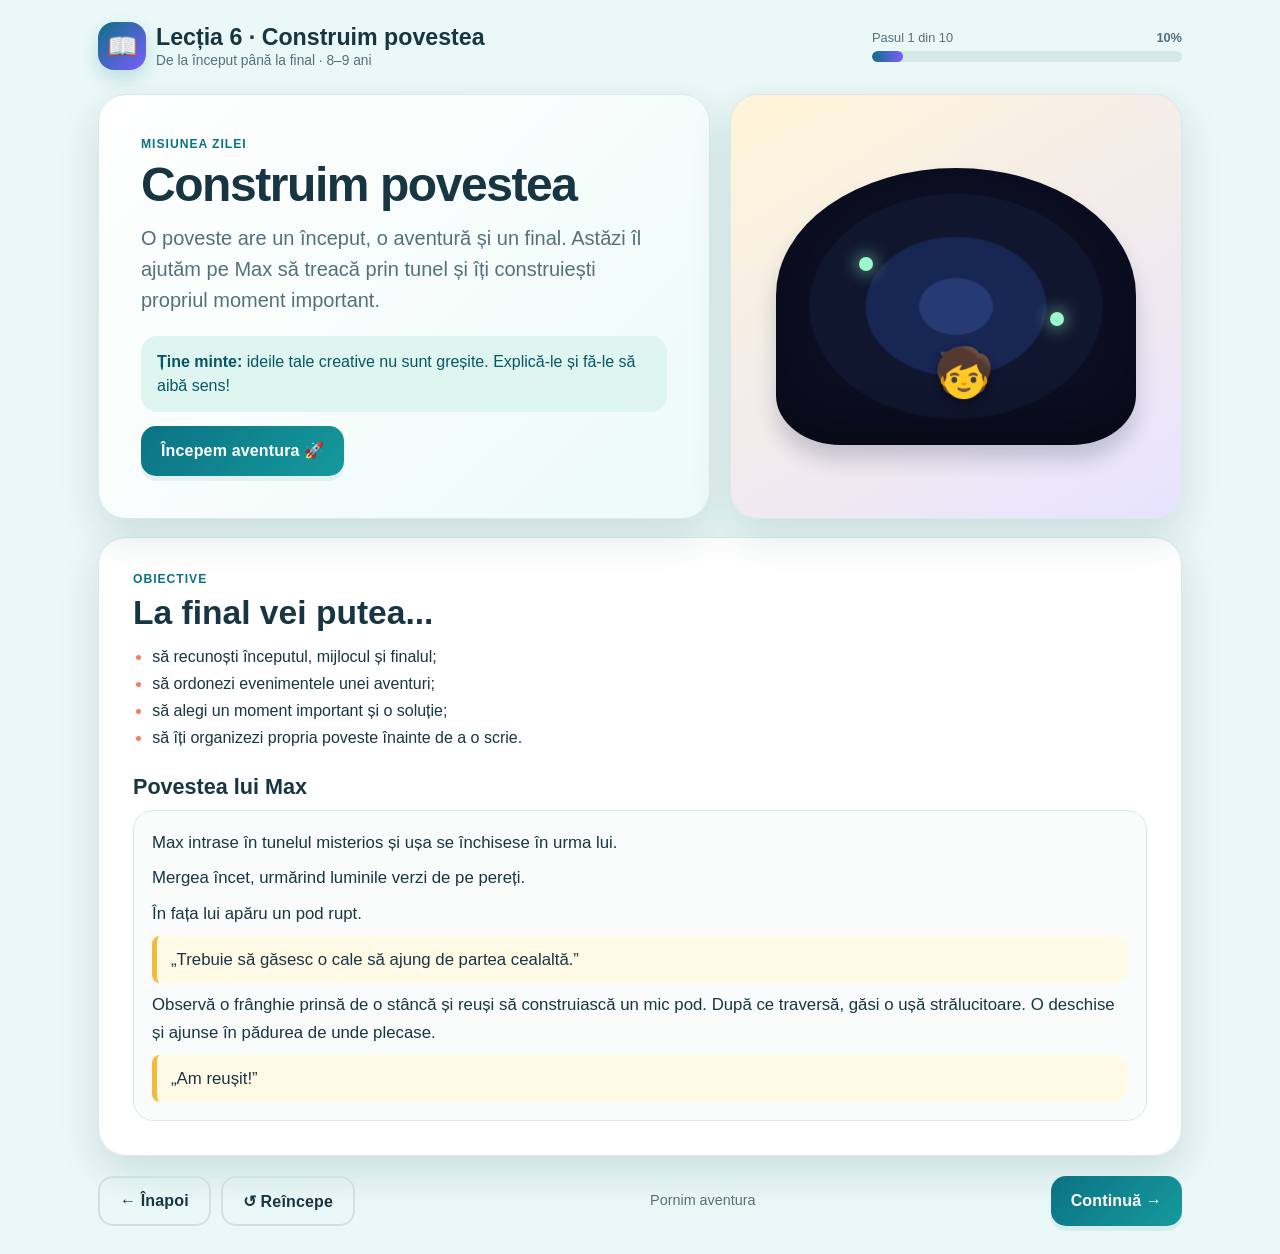
<file: after-school-pwas/lectia-6/index.html>
<!doctype html>
<html lang="ro">
<head>
  <meta charset="utf-8">
  <meta name="viewport" content="width=device-width, initial-scale=1, viewport-fit=cover">
  <meta name="theme-color" content="#0b7285">
  <meta name="description" content="Lecția 6: Construim povestea, aplicație interactivă pentru copii.">
  <link rel="manifest" href="./manifest.webmanifest">
  <link rel="icon" href="./icon.svg" type="image/svg+xml">
  <link rel="stylesheet" href="./styles.css">
  <title>Lecția 6 · Construim povestea</title>
</head>
<body>
  <main id="app" aria-live="polite"></main>
  <noscript>Activează JavaScript pentru a folosi aplicația.</noscript>
  <script src="./app.js" defer></script>
</body>
</html>
</file>
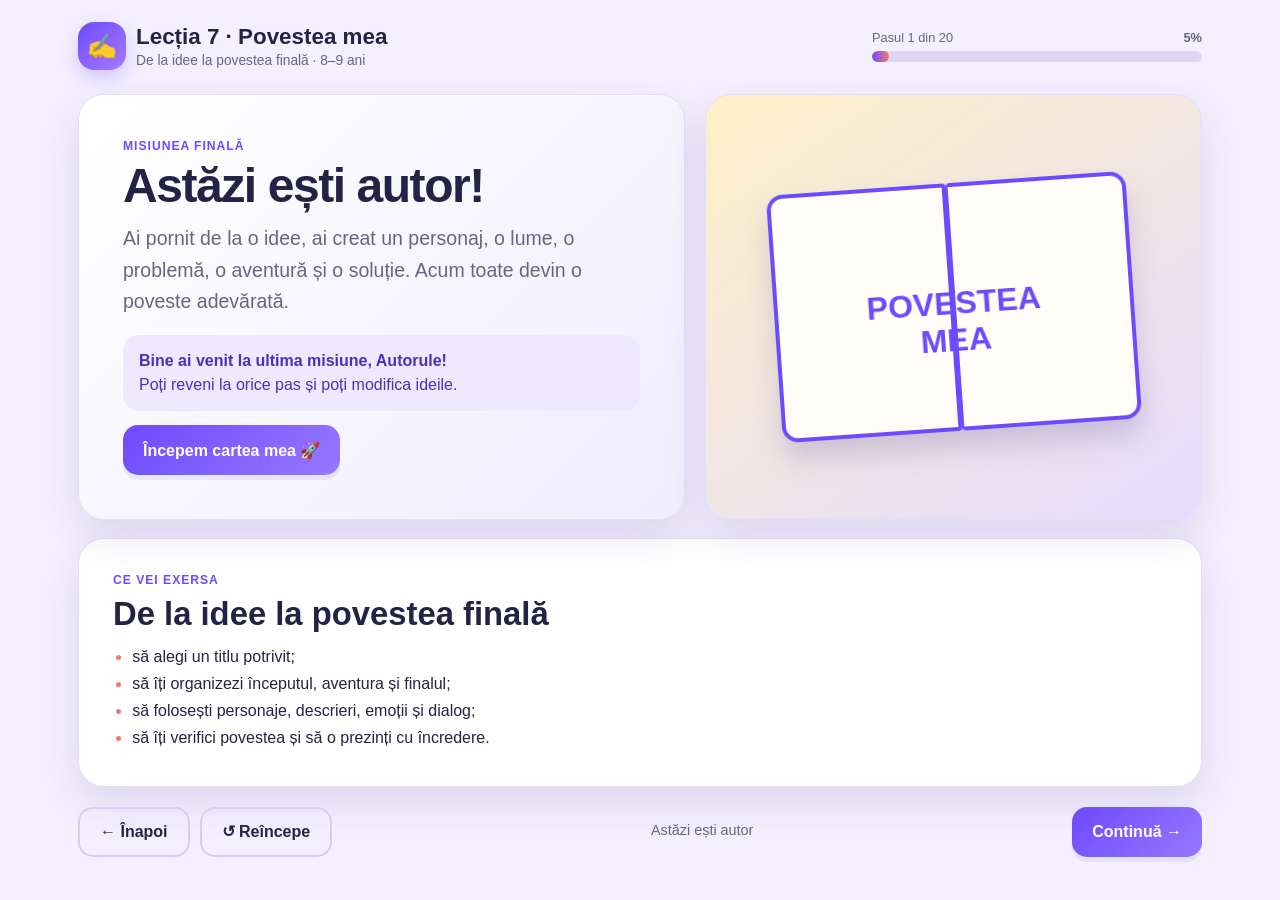
<file: after-school-pwas/lectia-7/index.html>
<!doctype html>
<html lang="ro">
<head>
  <meta charset="utf-8">
  <meta name="viewport" content="width=device-width, initial-scale=1, viewport-fit=cover">
  <meta name="theme-color" content="#6d4aff">
  <meta name="description" content="Lecția 7: Povestea mea, aplicație de creație pentru mici autori.">
  <link rel="manifest" href="./manifest.webmanifest">
  <link rel="icon" href="./icon.svg" type="image/svg+xml">
  <link rel="stylesheet" href="./styles.css">
  <title>Lecția 7 · Povestea mea</title>
</head>
<body>
  <main id="app" aria-live="polite"></main>
  <noscript>Activează JavaScript pentru a folosi aplicația.</noscript>
  <script src="./app.js" defer></script>
</body>
</html>
</file>
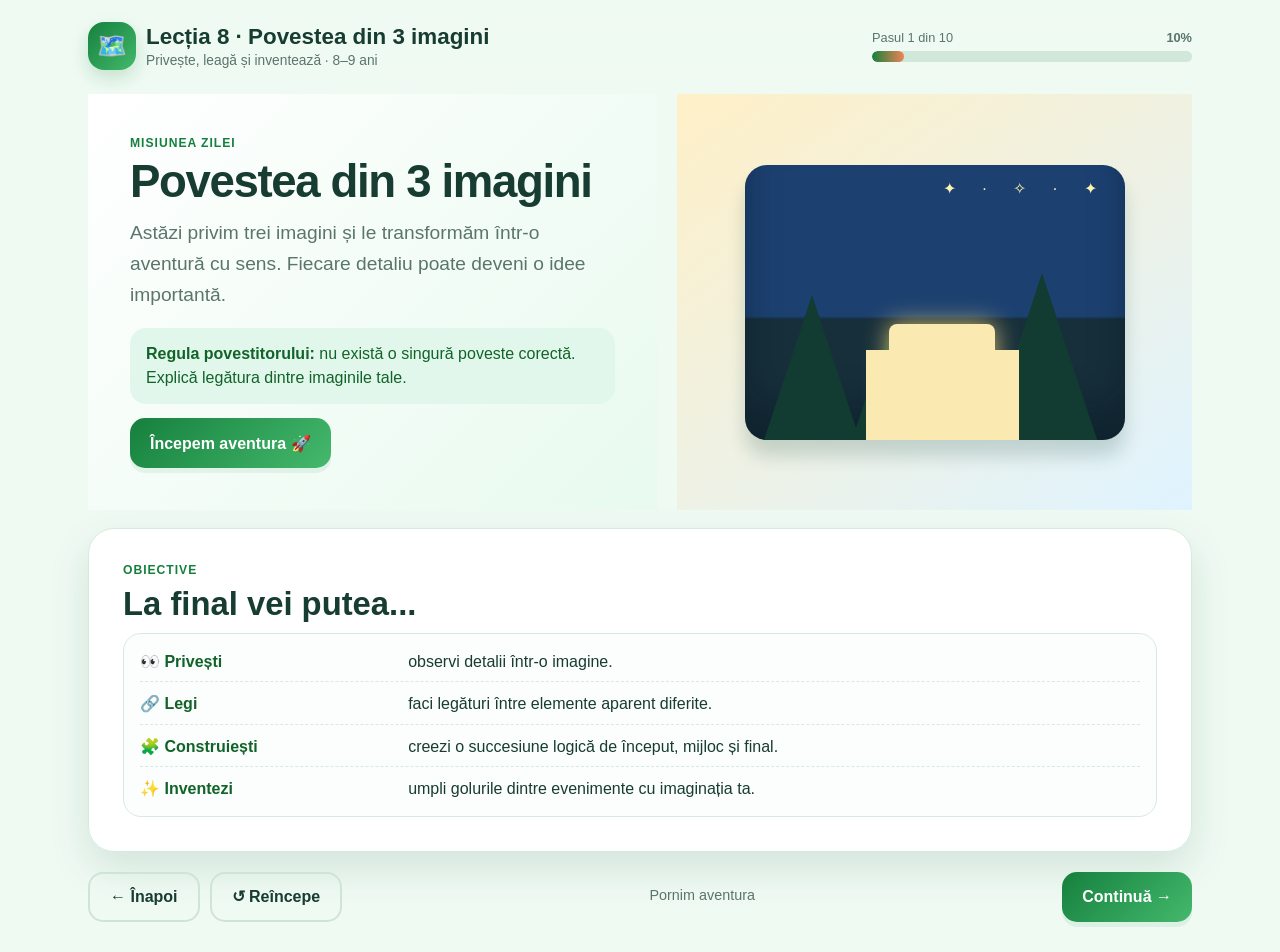
<file: after-school-pwas/lectia-8/index.html>
<!doctype html>
<html lang="ro">
<head>
  <meta charset="utf-8">
  <meta name="viewport" content="width=device-width, initial-scale=1, viewport-fit=cover">
  <meta name="theme-color" content="#15803d">
  <meta name="description" content="Lecția 8: Povestea din 3 imagini, aplicație interactivă pentru copii.">
  <link rel="manifest" href="./manifest.webmanifest">
  <link rel="icon" href="./icon.svg" type="image/svg+xml">
  <link rel="stylesheet" href="./styles.css">
  <title>Lecția 8 · Povestea din 3 imagini</title>
</head>
<body>
  <main id="app" aria-live="polite"></main>
  <noscript>Activează JavaScript pentru a folosi aplicația.</noscript>
  <script src="./app.js" defer></script>
</body>
</html>
</file>
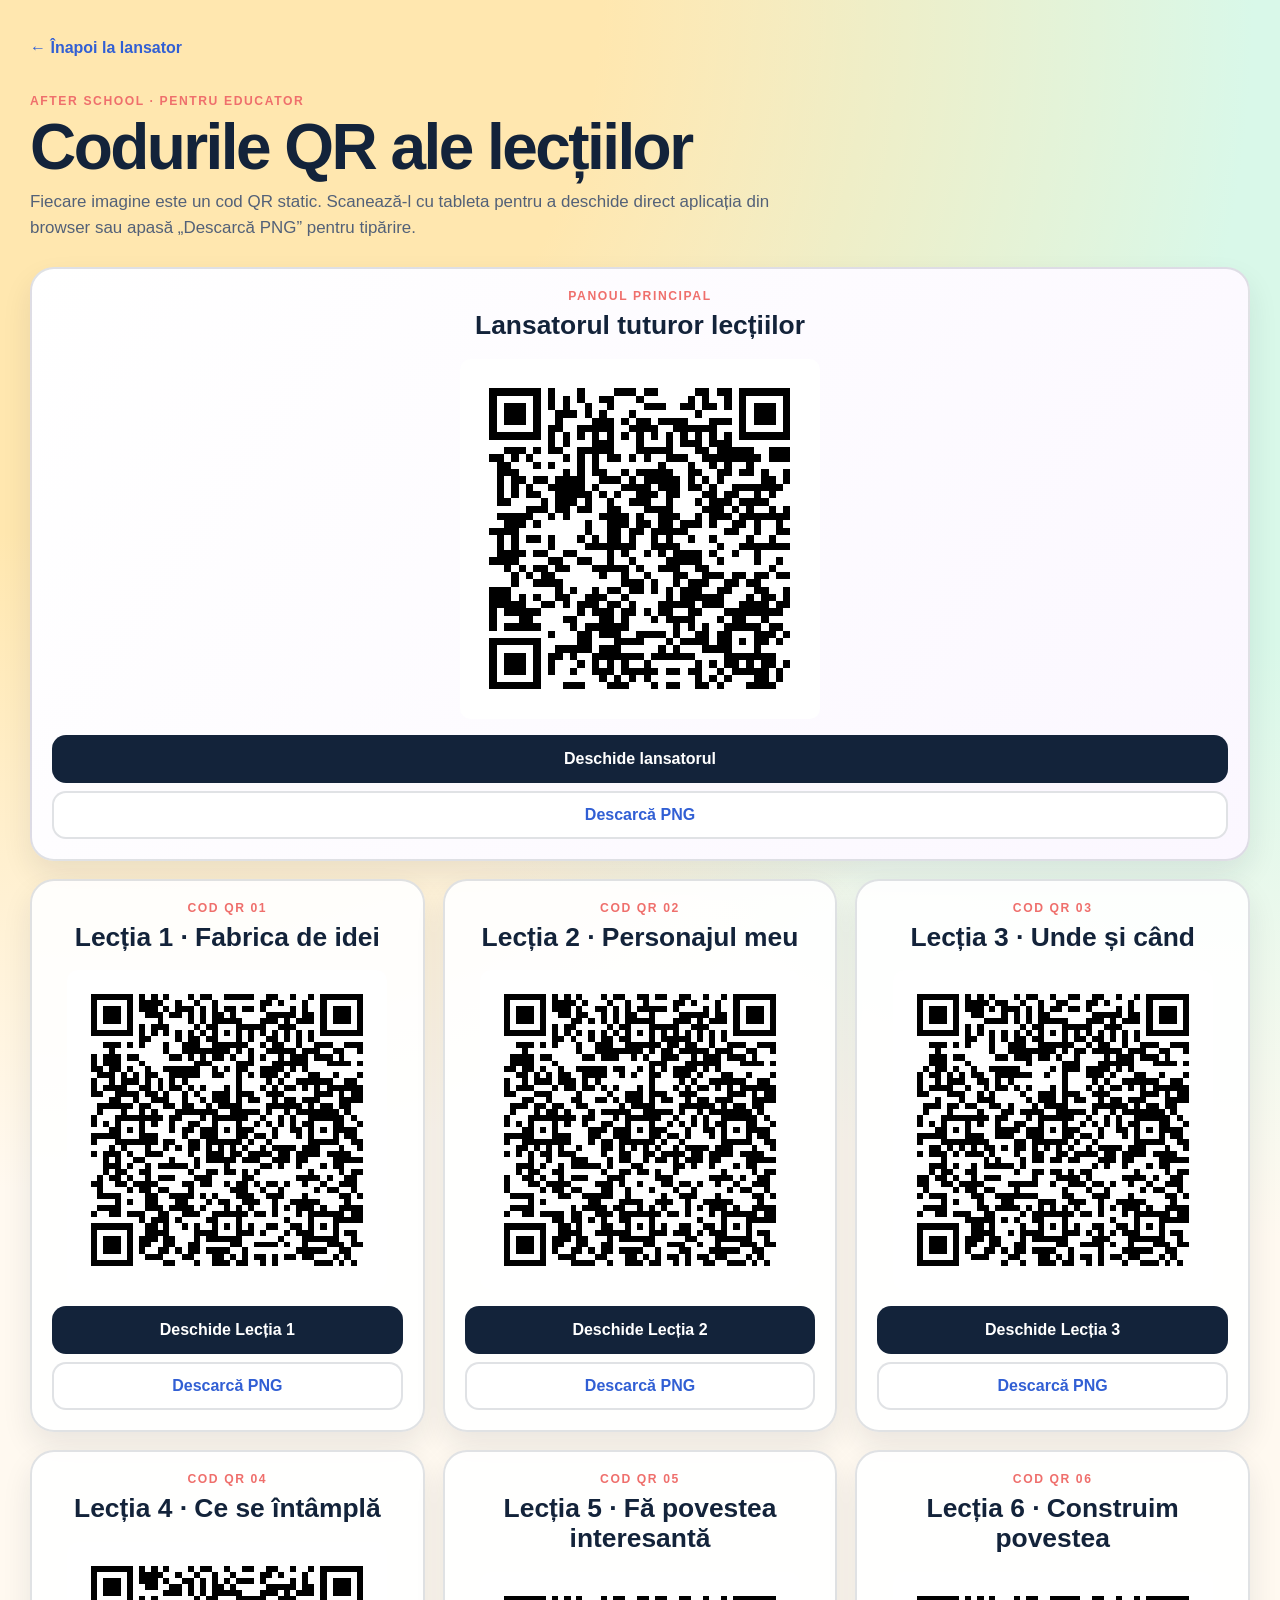
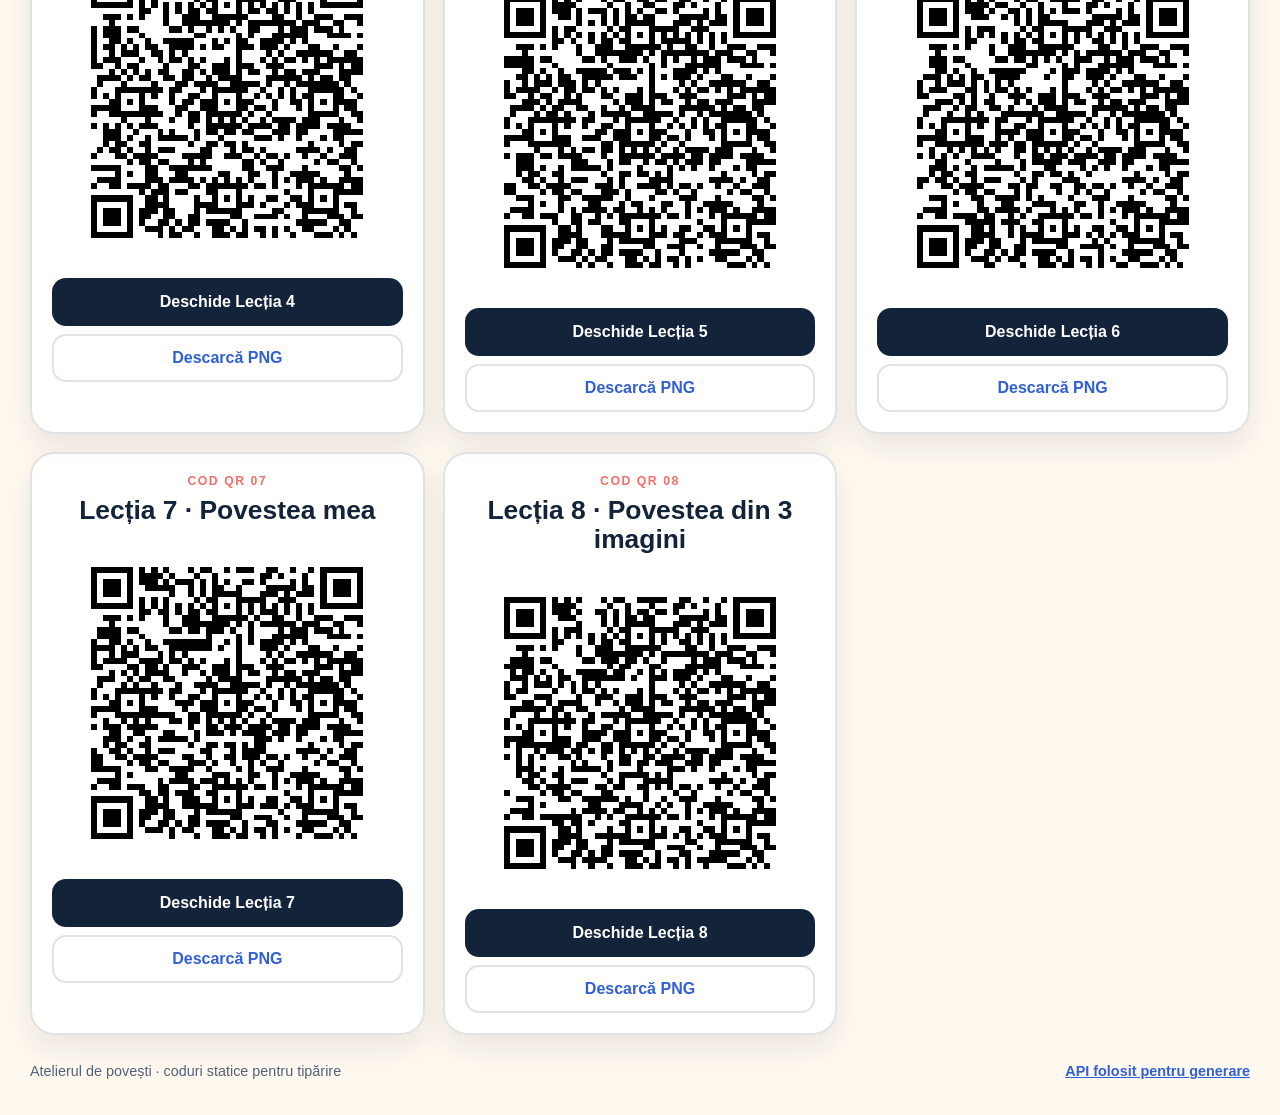
<file: after-school-pwas/qr-codes/index.html>
<!doctype html>
<html lang="ro">
  <head>
    <meta charset="UTF-8" />
    <meta name="viewport" content="width=device-width, initial-scale=1" />
    <meta name="theme-color" content="#13233a" />
    <meta name="description" content="Coduri QR statice pentru Atelierul de povești" />
    <link rel="stylesheet" href="qr.css" />
    <title>Coduri QR · Atelierul de povești</title>
  </head>
  <body>
    <main class="page">
      <header class="hero">
        <a class="back" href="../">← Înapoi la lansator</a>
        <p class="eyebrow">AFTER SCHOOL · PENTRU EDUCATOR</p>
        <h1>Codurile QR ale lecțiilor</h1>
        <p class="intro">Fiecare imagine este un cod QR static. Scanează-l cu tableta pentru a deschide direct aplicația din browser sau apasă „Descarcă PNG” pentru tipărire.</p>
      </header>

      <section class="qr-grid" aria-label="Coduri QR pentru lansator și lecțiile 1–8">
        <article class="qr-card featured">
          <div class="qr-label">Panoul principal</div>
          <h2>Lansatorul tuturor lecțiilor</h2>
          <img src="lansator.png" alt="Cod QR pentru lansatorul Atelierul de povești" width="360" height="360" />
          <a class="open-link" href="../">Deschide lansatorul</a>
          <a class="download" href="lansator.png" download="atelierul-povesti-lansator-qr.png">Descarcă PNG</a>
        </article>

        <article class="qr-card">
          <div class="qr-label">Cod QR 01</div>
          <h2>Lecția 1 · Fabrica de idei</h2>
          <img src="lectia-1.png" alt="Cod QR pentru Lecția 1" width="320" height="320" />
          <a class="open-link" href="../lectia-1/">Deschide Lecția 1</a>
          <a class="download" href="lectia-1.png" download="atelierul-povesti-lectia-1-qr.png">Descarcă PNG</a>
        </article>
        <article class="qr-card">
          <div class="qr-label">Cod QR 02</div>
          <h2>Lecția 2 · Personajul meu</h2>
          <img src="lectia-2.png" alt="Cod QR pentru Lecția 2" width="320" height="320" />
          <a class="open-link" href="../lectia-2/">Deschide Lecția 2</a>
          <a class="download" href="lectia-2.png" download="atelierul-povesti-lectia-2-qr.png">Descarcă PNG</a>
        </article>
        <article class="qr-card">
          <div class="qr-label">Cod QR 03</div>
          <h2>Lecția 3 · Unde și când</h2>
          <img src="lectia-3.png" alt="Cod QR pentru Lecția 3" width="320" height="320" />
          <a class="open-link" href="../lectia-3/">Deschide Lecția 3</a>
          <a class="download" href="lectia-3.png" download="atelierul-povesti-lectia-3-qr.png">Descarcă PNG</a>
        </article>
        <article class="qr-card">
          <div class="qr-label">Cod QR 04</div>
          <h2>Lecția 4 · Ce se întâmplă</h2>
          <img src="lectia-4.png" alt="Cod QR pentru Lecția 4" width="320" height="320" />
          <a class="open-link" href="../lectia-4/">Deschide Lecția 4</a>
          <a class="download" href="lectia-4.png" download="atelierul-povesti-lectia-4-qr.png">Descarcă PNG</a>
        </article>
        <article class="qr-card">
          <div class="qr-label">Cod QR 05</div>
          <h2>Lecția 5 · Fă povestea interesantă</h2>
          <img src="lectia-5.png" alt="Cod QR pentru Lecția 5" width="320" height="320" />
          <a class="open-link" href="../lectia-5/">Deschide Lecția 5</a>
          <a class="download" href="lectia-5.png" download="atelierul-povesti-lectia-5-qr.png">Descarcă PNG</a>
        </article>
        <article class="qr-card">
          <div class="qr-label">Cod QR 06</div>
          <h2>Lecția 6 · Construim povestea</h2>
          <img src="lectia-6.png" alt="Cod QR pentru Lecția 6" width="320" height="320" />
          <a class="open-link" href="../lectia-6/">Deschide Lecția 6</a>
          <a class="download" href="lectia-6.png" download="atelierul-povesti-lectia-6-qr.png">Descarcă PNG</a>
        </article>
        <article class="qr-card">
          <div class="qr-label">Cod QR 07</div>
          <h2>Lecția 7 · Povestea mea</h2>
          <img src="lectia-7.png" alt="Cod QR pentru Lecția 7" width="320" height="320" />
          <a class="open-link" href="../lectia-7/">Deschide Lecția 7</a>
          <a class="download" href="lectia-7.png" download="atelierul-povesti-lectia-7-qr.png">Descarcă PNG</a>
        </article>
        <article class="qr-card">
          <div class="qr-label">Cod QR 08</div>
          <h2>Lecția 8 · Povestea din 3 imagini</h2>
          <img src="lectia-8.png" alt="Cod QR pentru Lecția 8" width="320" height="320" />
          <a class="open-link" href="../lectia-8/">Deschide Lecția 8</a>
          <a class="download" href="lectia-8.png" download="atelierul-povesti-lectia-8-qr.png">Descarcă PNG</a>
        </article>
      </section>

      <footer class="footer">
        <span>Atelierul de povești · coduri statice pentru tipărire</span>
        <a href="https://goqr.me/api/doc/create-qr-code/" target="_blank" rel="noreferrer">API folosit pentru generare</a>
      </footer>
    </main>
  </body>
</html>
</file>
<file: after-school-pwas/styles.css>
:root {
  color-scheme: light;
  --ink: #13233a;
  --ink-soft: #536178;
  --cream: #fff9f0;
  --paper: #ffffff;
  --sun: #ffd166;
  --coral: #ef6f6c;
  --mint: #7bdcb5;
  --lilac: #9b8cff;
  --line: rgba(19, 35, 58, 0.12);
  --shadow: 0 18px 40px rgba(19, 35, 58, 0.11);
  font-family: "Nunito", "Trebuchet MS", Arial, sans-serif;
}

* { box-sizing: border-box; }
html { min-width: 320px; background: var(--cream); }
body { margin: 0; color: var(--ink); background: radial-gradient(circle at 8% 2%, #ffe7af 0 18%, transparent 40%), radial-gradient(circle at 95% 13%, #d9f8e9 0 16%, transparent 37%), var(--cream); min-height: 100vh; }
button, a, select { font: inherit; }
button, a, select { -webkit-tap-highlight-color: transparent; }
button:focus-visible, a:focus-visible, select:focus-visible { outline: 4px solid #2d7ff9; outline-offset: 3px; }

.site-header, main, .site-footer { width: min(1160px, calc(100% - 32px)); margin-inline: auto; }
.site-header { display: grid; grid-template-columns: auto 1fr auto; align-items: center; gap: 18px; padding: 34px 0 24px; }
.brand-mark { display: grid; place-items: center; width: 64px; height: 64px; border-radius: 22px; background: var(--ink); color: var(--sun); font-size: 2rem; box-shadow: 8px 8px 0 var(--coral); }
.eyebrow { margin: 0 0 7px; font-size: .76rem; font-weight: 800; letter-spacing: .13em; color: var(--coral); }
h1, h2, p { margin-top: 0; }
h1 { margin-bottom: 8px; font-size: clamp(2.1rem, 5vw, 4.2rem); line-height: .98; letter-spacing: -.04em; }
h2 { margin-bottom: 8px; font-size: clamp(1.35rem, 2.6vw, 2rem); line-height: 1.12; }
.lede { max-width: 700px; margin-bottom: 0; color: var(--ink-soft); font-size: 1.04rem; line-height: 1.5; }
.muted { color: var(--ink-soft); line-height: 1.5; }
.install-button, .secondary-button { min-height: 52px; border: 0; border-radius: 16px; padding: 12px 18px; cursor: pointer; font-weight: 800; }
.install-button { background: var(--ink); color: white; box-shadow: 0 8px 0 #071120; }
.install-button:active, .secondary-button:active { transform: translateY(2px); box-shadow: 0 4px 0 rgba(19, 35, 58, .2); }
.secondary-button { color: var(--ink); background: #eef2fb; border: 2px solid var(--line); }

.quick-start, .qr-panel { display: flex; justify-content: space-between; gap: 24px; align-items: center; padding: 24px; border: 2px solid var(--line); border-radius: 26px; background: rgba(255,255,255,.78); box-shadow: var(--shadow); }
.quick-actions { display: flex; align-items: center; gap: 12px; flex-wrap: wrap; justify-content: flex-end; }
.status-pill { min-height: 36px; display: inline-flex; align-items: center; padding: 8px 12px; border-radius: 999px; background: #e8f8ef; color: #17633f; font-size: .9rem; font-weight: 800; }

.lesson-grid { display: grid; grid-template-columns: repeat(4, minmax(0, 1fr)); gap: 16px; margin: 24px 0; }
.lesson-card { position: relative; display: flex; flex-direction: column; min-height: 238px; padding: 20px; overflow: hidden; border: 2px solid var(--line); border-radius: 24px; background: var(--paper); box-shadow: 0 12px 24px rgba(19,35,58,.07); transition: transform .16s ease, box-shadow .16s ease; }
.lesson-card::after { content: ""; position: absolute; width: 110px; height: 110px; border-radius: 50%; background: var(--card-accent); right: -38px; top: -40px; opacity: .52; }
.lesson-card:hover { transform: translateY(-4px); box-shadow: var(--shadow); }
.lesson-number { position: relative; z-index: 1; display: inline-flex; align-items: center; justify-content: center; width: 44px; height: 44px; border-radius: 15px; background: var(--card-accent); font-size: 1.2rem; font-weight: 900; }
.lesson-icon { position: relative; z-index: 1; font-size: 2.1rem; margin: 18px 0 8px; }
.lesson-card h3 { position: relative; z-index: 1; margin: 0 0 7px; font-size: 1.25rem; }
.lesson-card p { position: relative; z-index: 1; flex: 1; margin-bottom: 16px; color: var(--ink-soft); line-height: 1.35; font-size: .95rem; }
.lesson-link { position: relative; z-index: 1; display: inline-flex; align-items: center; justify-content: center; min-height: 50px; padding: 10px 14px; border-radius: 15px; background: var(--ink); color: white; text-decoration: none; font-weight: 850; }
.lesson-link:hover { background: #234167; }

.qr-panel { margin: 24px 0 34px; background: linear-gradient(115deg, #fff, #fbf7ff); }
.select-label { display: block; margin: 16px 0 6px; font-weight: 850; }
.lesson-select { min-height: 50px; width: min(100%, 320px); padding: 10px 14px; border: 2px solid var(--line); border-radius: 14px; background: white; color: var(--ink); }
.qr-url { max-width: 560px; margin: 12px 0 0; color: var(--ink-soft); font-size: .85rem; overflow-wrap: anywhere; }
.qr-all-link { display: inline-flex; align-items: center; min-height: 44px; margin-top: 12px; padding: 9px 13px; border-radius: 12px; color: #315fd4; background: #eef2fb; font-weight: 850; text-decoration: none; }
.qr-all-link:hover { background: #e3e9fb; }
.qr-preview { display: grid; place-items: center; gap: 9px; min-width: 210px; padding: 18px; border-radius: 20px; background: white; border: 2px solid var(--line); }
.qr-preview img { display: block; border-radius: 8px; image-rendering: pixelated; }
.text-link { display: inline-flex; align-items: center; justify-content: center; min-height: 46px; padding: 10px 14px; border-radius: 12px; color: #315fd4; font-weight: 850; }
.site-footer { display: flex; justify-content: space-between; gap: 16px; padding: 0 0 30px; color: var(--ink-soft); font-size: .9rem; }

@media (max-width: 900px) { .lesson-grid { grid-template-columns: repeat(2, minmax(0, 1fr)); } .site-header { grid-template-columns: auto 1fr; } .install-button { grid-column: 2; justify-self: start; } }
@media (max-width: 620px) { .site-header, main, .site-footer { width: min(100% - 20px, 1160px); } .site-header { padding-top: 20px; } .brand-mark { width: 52px; height: 52px; border-radius: 17px; } .quick-start, .qr-panel { align-items: stretch; flex-direction: column; padding: 18px; } .quick-actions { justify-content: flex-start; } .lesson-grid { grid-template-columns: 1fr; gap: 12px; } .lesson-card { min-height: 210px; } .qr-preview { align-self: center; } .site-footer { flex-direction: column; gap: 4px; } }
@media (prefers-reduced-motion: reduce) { *, *::before, *::after { transition-duration: .01ms !important; animation-duration: .01ms !important; } }
</file>
<file: after-school-pwas/lectia-1/style.css>
:root {
  --ink: #17253d;
  --muted: #5e6b82;
  --paper: #fffdfb;
  --bg: #f5f3ff;
  --primary: #5b4bdb;
  --primary-dark: #4234aa;
  --secondary: #ff9e5e;
  --mint: #49b89b;
  --yellow: #ffdf75;
  --pink: #ff7e9f;
  --line: #e4e1f2;
  --shadow: 0 16px 44px rgba(50, 41, 124, .12);
  --radius: 22px;
}

* { box-sizing: border-box; }

html { min-width: 320px; scroll-behavior: smooth; }

body {
  margin: 0;
  color: var(--ink);
  background:
    radial-gradient(circle at 8% 2%, rgba(255, 223, 117, .35), transparent 26rem),
    radial-gradient(circle at 94% 12%, rgba(255, 126, 159, .18), transparent 24rem),
    linear-gradient(160deg, #f8f7ff 0%, #f5fbff 58%, #fff9f3 100%);
  font-family: "Nunito", "Trebuchet MS", system-ui, -apple-system, BlinkMacSystemFont, "Segoe UI", sans-serif;
  font-size: clamp(16px, 1.65vw, 20px);
  line-height: 1.55;
  -webkit-text-size-adjust: 100%;
}

button, input, textarea, select { font: inherit; }
button, select, input[type="radio"], input[type="checkbox"] { touch-action: manipulation; }
button { cursor: pointer; }

.app-shell { width: min(1180px, 100%); margin: 0 auto; padding: clamp(14px, 3vw, 34px); }

.hero {
  display: flex;
  align-items: flex-end;
  justify-content: space-between;
  gap: 24px;
  padding: clamp(24px, 5vw, 50px);
  border-radius: 30px;
  color: #fff;
  background: linear-gradient(130deg, #4d3fc6 0%, #705ee8 55%, #a16de2 100%);
  box-shadow: var(--shadow);
  overflow: hidden;
  position: relative;
}
.hero::after { content: "✦  ✧  ✦"; position: absolute; right: 4%; top: 10%; color: rgba(255,255,255,.25); letter-spacing: .45em; font-size: clamp(30px, 5vw, 70px); transform: rotate(-12deg); pointer-events: none; }
.hero-copy, .hero-actions { position: relative; z-index: 1; }
.hero-copy { max-width: 740px; }
.eyebrow, .kicker { margin: 0 0 8px; font-weight: 800; letter-spacing: .05em; text-transform: uppercase; font-size: .78em; }
.eyebrow { color: #e7e2ff; }
h1, h2, h3 { line-height: 1.15; margin: 0; letter-spacing: -.02em; }
h1 { font-size: clamp(2.25rem, 6vw, 4.5rem); }
h2 { font-size: clamp(1.7rem, 3vw, 2.65rem); }
.hero-lead { margin: 16px 0 0; color: #f4f1ff; max-width: 680px; }
.hero-actions { display: grid; gap: 12px; min-width: min(260px, 100%); }
.progress-card { padding: 13px 15px; border: 1px solid rgba(255,255,255,.35); border-radius: 16px; background: rgba(255,255,255,.14); font-size: .86em; }
.progress-track { height: 10px; border-radius: 99px; background: rgba(255,255,255,.25); margin-top: 7px; overflow: hidden; }
#progressFill { display: block; height: 100%; width: 16.6%; border-radius: inherit; background: var(--yellow); transition: width .25s ease; }

.install-hint { margin: 14px 0 0; padding: 12px 16px; border: 1px solid #f0c979; border-radius: 14px; background: #fff8dd; color: #634b00; font-size: .92em; }

.step-nav { display: flex; gap: 8px; margin: 22px 0; padding: 8px; overflow-x: auto; scrollbar-width: thin; border: 1px solid var(--line); border-radius: 18px; background: rgba(255,255,255,.75); box-shadow: 0 5px 16px rgba(43,34,112,.05); }
.step-link { display: inline-flex; align-items: center; gap: 8px; flex: 0 0 auto; min-height: 50px; padding: 9px 14px; border: 0; border-radius: 13px; color: var(--muted); background: transparent; font-weight: 800; white-space: nowrap; }
.step-link span { display: grid; place-items: center; width: 29px; height: 29px; border-radius: 50%; color: var(--primary); background: #ece9ff; font-size: .84em; }
.step-link:hover, .step-link:focus-visible { background: #f0eeff; color: var(--primary-dark); }
.step-link.is-active { color: #fff; background: var(--primary); box-shadow: 0 7px 16px rgba(91,75,219,.28); }
.step-link.is-active span { color: var(--primary-dark); background: var(--yellow); }

.step-panel { padding: clamp(18px, 3.5vw, 40px); border: 1px solid rgba(228,225,242,.9); border-radius: var(--radius); background: rgba(255,255,255,.9); box-shadow: var(--shadow); }
.step-panel[hidden] { display: none; }
.step-panel.is-active { animation: rise .25s ease both; }
@keyframes rise { from { opacity: 0; transform: translateY(6px); } to { opacity: 1; transform: translateY(0); } }
.section-heading { max-width: 840px; margin-bottom: 26px; }
.section-heading p:last-child { margin: 12px 0 0; color: var(--muted); }
.kicker { color: var(--primary); }

.story-card { display: grid; gap: 12px; padding: clamp(18px, 3vw, 30px); border-radius: 18px; background: #f9f7ff; border: 1px solid #e7e2ff; }
.story-card p { margin: 0; }
.story-card p.story-dialogue { padding-left: 14px; border-left: 4px solid var(--secondary); }
.story-card p.story-emphasis { color: var(--primary-dark); font-weight: 800; }
.story-card p.story-quote { padding: 12px 15px; border-radius: 14px; background: #fff5da; font-weight: 700; }
.tip-card { display: flex; gap: 13px; align-items: flex-start; margin-top: 20px; padding: 16px 18px; border-radius: 16px; background: #effbf6; border: 1px solid #c4ecdf; }
.tip-card p { margin: 0; }
.tip-icon { font-size: 1.5em; }

.button { display: inline-flex; align-items: center; justify-content: center; gap: 9px; min-height: 50px; padding: 10px 18px; border: 2px solid transparent; border-radius: 14px; font-weight: 800; line-height: 1.2; transition: transform .15s ease, box-shadow .15s ease, background .15s ease; }
.button:hover { transform: translateY(-1px); }
.button:active { transform: translateY(1px); }
.button:focus-visible, .step-link:focus-visible, .chip:focus-visible, select:focus-visible, textarea:focus-visible, input:focus-visible { outline: 4px solid rgba(255,158,94,.62); outline-offset: 3px; }
.button-primary { color: #fff; background: var(--primary); box-shadow: 0 8px 17px rgba(91,75,219,.24); }
.button-primary:hover { background: var(--primary-dark); }
.button-light { color: var(--primary-dark); background: #fff; }
.button-quiet { color: var(--primary-dark); background: #f0eeff; border-color: #ddd8ff; }
.button-quiet:hover { background: #e5e1ff; }
.step-actions { display: flex; justify-content: flex-end; margin-top: 28px; }
.inline-actions { display: flex; flex-wrap: wrap; gap: 10px; margin-top: 20px; }

.question-list { display: grid; gap: 17px; }
.question-card { padding: 18px; border: 1px solid var(--line); border-radius: 17px; background: #fff; }
.question-card legend, .question-title { width: 100%; margin-bottom: 11px; font-weight: 800; }
.question-card fieldset { border: 0; padding: 0; margin: 0; }
.option-list { display: grid; gap: 9px; }
.choice { display: flex; align-items: flex-start; gap: 11px; min-height: 52px; padding: 11px 13px; border: 2px solid #ebe8f6; border-radius: 13px; background: #fff; cursor: pointer; }
.choice:hover { border-color: #bbb2f5; background: #faf9ff; }
.choice:has(input:checked) { border-color: var(--primary); background: #f0eeff; }
.choice input { flex: 0 0 auto; width: 23px; height: 23px; margin: 2px 0 0; accent-color: var(--primary); }
.choice-text { flex: 1; }
.feedback { min-height: 1.6em; margin-top: 17px; padding: 0; font-weight: 800; }
.feedback.success { padding: 13px 15px; border-radius: 13px; color: #146b52; background: #e7f8f1; }
.feedback.error { padding: 13px 15px; border-radius: 13px; color: #9b3e3e; background: #fff0f0; }

.mix-grid { display: grid; grid-template-columns: repeat(3, minmax(0, 1fr)); gap: 13px; }
.field-card, .textarea-card { display: grid; gap: 8px; padding: 15px; border: 1px solid var(--line); border-radius: 16px; background: #fcfbff; }
.field-label { font-weight: 800; color: var(--primary-dark); }
select, textarea { width: 100%; border: 2px solid #ddd8ef; border-radius: 11px; color: var(--ink); background: #fff; }
select { min-height: 50px; padding: 8px 11px; }
textarea { resize: vertical; min-height: 110px; padding: 12px; line-height: 1.5; }
.create-button { margin-top: 20px; }
.result-card { min-height: 72px; display: flex; align-items: center; margin-top: 16px; padding: 15px 18px; border: 2px dashed #c8c1f7; border-radius: 15px; color: var(--primary-dark); background: #f7f5ff; }
.result-label { font-weight: 800; }
.textarea-card { margin-top: 17px; }

.chip-grid { display: grid; grid-template-columns: repeat(auto-fit, minmax(140px, 1fr)); gap: 10px; }
.chip { min-height: 58px; padding: 10px 12px; border: 2px solid #ece8f4; border-radius: 15px; color: var(--ink); background: #fff; font-weight: 800; }
.chip:hover { border-color: #bdb4f2; background: #faf9ff; }
.chip.is-selected { border-color: var(--secondary); background: #fff2e9; box-shadow: 0 5px 13px rgba(255,158,94,.2); }
.selection-count { margin: 13px 0 0; color: var(--muted); font-weight: 800; }

.app-footer { padding: 22px 4px 6px; color: var(--muted); text-align: center; font-size: .86em; }

@media (max-width: 780px) {
  .hero { align-items: stretch; flex-direction: column; }
  .hero-actions { min-width: 0; }
  .hero::after { font-size: 35px; }
  .mix-grid { grid-template-columns: 1fr; }
}
@media (max-width: 520px) {
  .app-shell { padding: 10px; }
  .hero, .step-panel { border-radius: 19px; }
  .hero { padding: 22px 18px; }
  .step-nav { margin: 12px 0; }
  .step-panel { padding: 17px 13px; }
  .step-actions { justify-content: stretch; }
  .step-actions .button { width: 100%; }
  .inline-actions .button { flex: 1 1 190px; }
}

@media (prefers-reduced-motion: reduce) {
  *, *::before, *::after { scroll-behavior: auto !important; animation-duration: .001ms !important; transition-duration: .001ms !important; }
}

/* Feedback clar și prietenos după verificare */
.choice.is-correct { border-color: #27a36a; background: #eafaf2; box-shadow: 0 0 0 2px rgba(39,163,106,.12); }
.choice.is-wrong { border-color: #dc5a67; background: #fff0f2; }
.choice.correct-answer { border-style: dashed; }
.answer-mark { flex: 0 0 auto; min-width: 28px; height: 28px; display: inline-flex; align-items: center; justify-content: center; border-radius: 999px; font-weight: 900; color: #fff; background: #27a36a; }
.choice.is-wrong .answer-mark { background: #dc5a67; }
.answer-explanation { margin-top: 10px; padding: 10px 12px; border-radius: 12px; font-size: .94rem; line-height: 1.45; }
.answer-explanation.good { color: #146b52; background: #eafaf2; }
.answer-explanation.bad { color: #9b3e3e; background: #fff0f2; }
.feedback.success, .feedback.error { animation: feedback-pop .32s ease both; }
@keyframes feedback-pop { 0% { opacity: 0; transform: translateY(6px) scale(.98); } 100% { opacity: 1; transform: translateY(0) scale(1); } }
@media (prefers-reduced-motion: reduce) { .feedback.success, .feedback.error { animation: none; } }
.answer-explanation.good{animation:joyful-bounce .42s ease both}.answer-explanation.bad{animation:gentle-shake .38s ease both}.feedback.success,.feedback.good{position:relative}.feedback.success::after,.feedback.good::after{content:"✨";display:inline-block;margin-left:6px;animation:twinkle 1.1s ease-in-out infinite}@keyframes joyful-bounce{0%{opacity:0;transform:scale(.96) translateY(5px)}65%{transform:scale(1.02) translateY(0)}100%{opacity:1;transform:scale(1)}}@keyframes gentle-shake{0%,100%{transform:translateX(0)}25%{transform:translateX(-3px)}75%{transform:translateX(3px)}}@keyframes twinkle{0%,100%{transform:scale(1) rotate(0deg);opacity:.7}50%{transform:scale(1.2) rotate(8deg);opacity:1}}@media(prefers-reduced-motion:reduce){.answer-explanation.good,.answer-explanation.bad,.feedback.success::after,.feedback.good::after{animation:none}}
</file>
<file: after-school-pwas/lectia-2/style.css>
:root{font-family:system-ui,-apple-system,Segoe UI,sans-serif;color:#12343b;background:#eefaf8;line-height:1.5}*{box-sizing:border-box}body{margin:0;min-width:320px}.app-shell{max-width:1180px;margin:auto;padding:20px 20px 36px}.hero{display:flex;justify-content:space-between;gap:24px;background:linear-gradient(135deg,#0f766e,#155e75);color:#fff;padding:28px;border-radius:24px;box-shadow:0 10px 30px #155e7526}.eyebrow,.kicker{font-weight:800;letter-spacing:.04em;text-transform:uppercase;font-size:.78rem}.hero h1{font-size:clamp(1.8rem,4vw,3rem);margin:.15rem 0}.hero-lead{font-size:1.1rem;margin:0;max-width:650px}.hero-actions{display:grid;align-content:start;gap:12px;min-width:190px}.progress-card{background:#ffffff20;padding:12px;border-radius:14px}.progress-track{height:10px;background:#ffffff55;border-radius:20px;margin-top:8px;overflow:hidden}.progress-track span{display:block;height:100%;background:#fef08a;width:12.5%;transition:width .2s}.install-hint{background:#fef3c7;color:#713f12;padding:12px 16px;border-radius:12px;margin:14px 0}.step-nav{display:flex;gap:8px;overflow:auto;padding:16px 0;scrollbar-width:thin}.step-link,.button,.chip{font:inherit;cursor:pointer;border:0}.step-link{white-space:nowrap;min-height:48px;padding:9px 13px;border-radius:12px;background:#d6efec;color:#155e75;font-weight:700}.step-link span{display:inline-grid;place-items:center;background:#fff;border-radius:50%;width:26px;height:26px;margin-right:5px}.step-link.is-active{background:#0f766e;color:#fff}.step-panel{background:#fff;border-radius:22px;padding:clamp(18px,3vw,34px);box-shadow:0 8px 22px #0f766e13}.section-heading{margin-bottom:24px}.section-heading h2{margin:.2rem 0;font-size:clamp(1.5rem,3vw,2.25rem);color:#12343b}.kicker{color:#0f766e;margin:0}.story-card{max-width:800px;background:#f7fffe;border-left:5px solid #2dd4bf;border-radius:14px;padding:18px 22px}.story-card p{margin:.4rem 0}.story-card .dialogue{color:#155e75;font-weight:600}.story-card .highlight{font-weight:800;color:#0f766e}.tip-card,.result-card{margin-top:18px;padding:16px 18px;border-radius:14px;background:#ecfdf5;border:1px solid #99f6e4}.question-list,.dialogue-list{display:grid;gap:16px}.question-card,.mini-quiz,.field-card,.textarea-card{padding:16px;border:1px solid #cde7e3;border-radius:15px;background:#fbffff}.question-card legend,fieldset legend{font-weight:800;padding:0 5px}fieldset{border:1px solid #cde7e3;border-radius:15px;padding:16px;margin:0}.choice-grid{display:grid;grid-template-columns:repeat(auto-fit,minmax(190px,1fr));gap:10px}.choice{display:flex;align-items:flex-start;gap:10px;min-height:48px;padding:11px 12px;border:1px solid #cde7e3;border-radius:12px;background:#fff;cursor:pointer}.choice:has(input:checked){border-color:#0f766e;background:#ecfdf5}.choice input{width:22px;height:22px;accent-color:#0f766e;flex:none}.button{min-height:48px;padding:11px 17px;border-radius:12px;font-weight:800}.button-primary{background:#0f766e;color:white}.button-primary:hover{background:#115e59}.button-quiet{background:#dff4f0;color:#155e75}.button-light{background:#fff;color:#155e75}.inline-actions,.step-actions{display:flex;flex-wrap:wrap;gap:10px;margin-top:20px}.step-actions{justify-content:flex-end}.feedback{min-height:28px;margin-top:12px;font-weight:700}.feedback.success{color:#047857}.feedback.error{color:#b91c1c}.field-card,.textarea-card{display:grid;gap:7px;margin-top:12px}.field-label{font-weight:800;color:#155e75}.field-card input,.textarea-card textarea,input,select{font:inherit;min-height:48px;border:2px solid #bfded9;border-radius:10px;padding:10px;color:#12343b;background:#fff}textarea{resize:vertical;min-height:100px}.mix-grid,.drop-grid{display:grid;grid-template-columns:repeat(3,1fr);gap:12px}.drop-grid{grid-template-columns:repeat(2,1fr);margin-top:14px}.drop-bank{display:flex;gap:10px;flex-wrap:wrap;padding:12px;background:#f0fdfa;border-radius:15px}.drop-item{padding:10px 13px;border-radius:10px;background:#fff;border:1px solid #99f6e4;cursor:grab;min-height:44px}.drop-zone{min-height:170px;padding:15px;border:2px dashed #5eead4;border-radius:15px}.drop-zone h3{margin-top:0}.drop-zone.good{background:#f0fdf4}.drop-zone.bad{background:#fff7ed;border-color:#fdba74}.drop-items{display:flex;flex-wrap:wrap;gap:8px}.dialogue-list{grid-template-columns:repeat(auto-fit,minmax(280px,1fr))}.dialogue-card{padding:15px;background:#f8fffe;border:1px solid #cde7e3;border-radius:14px}.dialogue-card textarea{width:100%;margin-top:8px}.compact{grid-template-columns:repeat(auto-fit,minmax(160px,1fr))}.portrait-form{display:grid;gap:18px}.portrait-form fieldset{display:grid;gap:12px}.app-footer{text-align:center;color:#39706a;padding-top:22px;font-size:.9rem}@media(max-width:720px){.app-shell{padding:12px}.hero{display:block;padding:20px}.hero-actions{margin-top:18px}.mix-grid,.drop-grid{grid-template-columns:1fr}.step-actions .button{width:100%}}:focus-visible{outline:4px solid #f59e0b;outline-offset:3px}

.choice.is-correct{border-color:#27a36a;background:#eafaf2;box-shadow:0 0 0 2px rgba(39,163,106,.12)}.choice.is-wrong{border-color:#dc5a67;background:#fff0f2}.choice.correct-answer{border-style:dashed}.answer-mark{margin-left:auto;flex:0 0 auto;min-width:28px;height:28px;display:inline-flex;align-items:center;justify-content:center;border-radius:999px;font-weight:900;color:#fff;background:#27a36a}.choice.is-wrong .answer-mark{background:#dc5a67}.answer-explanation{margin-top:10px;padding:10px 12px;border-radius:12px;font-size:.94rem;line-height:1.45}.answer-explanation.good{color:#146b52;background:#eafaf2}.answer-explanation.bad{color:#9b3e3e;background:#fff0f2}.feedback.success,.feedback.error{animation:feedback-pop .32s ease both}@keyframes feedback-pop{0%{opacity:0;transform:translateY(6px) scale(.98)}100%{opacity:1;transform:translateY(0) scale(1)}}@media(prefers-reduced-motion:reduce){.feedback.success,.feedback.error{animation:none}}
.answer-explanation.good{animation:joyful-bounce .42s ease both}.answer-explanation.bad{animation:gentle-shake .38s ease both}.feedback.success,.feedback.good{position:relative}.feedback.success::after,.feedback.good::after{content:"✨";display:inline-block;margin-left:6px;animation:twinkle 1.1s ease-in-out infinite}@keyframes joyful-bounce{0%{opacity:0;transform:scale(.96) translateY(5px)}65%{transform:scale(1.02) translateY(0)}100%{opacity:1;transform:scale(1)}}@keyframes gentle-shake{0%,100%{transform:translateX(0)}25%{transform:translateX(-3px)}75%{transform:translateX(3px)}}@keyframes twinkle{0%,100%{transform:scale(1) rotate(0deg);opacity:.7}50%{transform:scale(1.2) rotate(8deg);opacity:1}}@media(prefers-reduced-motion:reduce){.answer-explanation.good,.answer-explanation.bad,.feedback.success::after,.feedback.good::after{animation:none}}
</file>
<file: after-school-pwas/lectia-3/styles/style.css>
:root{--ink:#24304a;--muted:#5b6680;--paper:#fff;--surface:#f5f7ff;--line:#dfe4f2;--primary:#5b4bdb;--primary-dark:#4030b7;--accent:#ffb84d;--good:#168a61;--bad:#c64a4a;--shadow:0 14px 38px rgba(45,42,105,.12);--radius:22px}
*{box-sizing:border-box}
html{min-height:100%;background:#eef0ff;scroll-behavior:smooth}
body{margin:0;min-height:100%;font-family:"Trebuchet MS",Arial,sans-serif;color:var(--ink);background:linear-gradient(150deg,#f4f1ff 0%,#ecf8ff 48%,#fff7e8 100%);font-size:18px;line-height:1.48}
button,input,textarea{font:inherit}
button{cursor:pointer}
button:focus-visible,input:focus-visible,textarea:focus-visible,[tabindex="0"]:focus-visible{outline:4px solid #ffba3e;outline-offset:3px}
.app-shell{max-width:1180px;margin:0 auto;padding:0 20px 24px}
.topbar{min-height:76px;display:flex;align-items:center;justify-content:space-between;gap:16px}
.brand{display:inline-flex;align-items:center;gap:10px;color:var(--ink);text-decoration:none;min-height:52px}
.brand strong{display:block;font-size:1.04rem;letter-spacing:.02em}
.brand small{display:block;color:var(--muted);font-size:.83rem;margin-top:1px}
.brand-mark{width:42px;height:42px;display:grid;place-items:center;border-radius:14px;background:var(--primary);color:white;font-size:24px;box-shadow:0 7px 0 rgba(64,48,183,.2)}
.top-actions{display:flex;align-items:center;gap:10px}
.status-badge{display:inline-flex;align-items:center;min-height:40px;padding:7px 12px;border-radius:999px;background:#e9eefb;color:#465172;font-size:.8rem;font-weight:700}
.status-badge.online{background:#dff7ec;color:#126346}.status-badge.offline{background:#fff0cb;color:#895d0c}
.icon-button,.secondary-button,.primary-button{border:0;border-radius:14px;min-height:52px;padding:10px 18px;font-weight:700;transition:transform .15s ease,box-shadow .15s ease,background .15s ease}
.icon-button{background:#fff;color:var(--muted);border:2px solid var(--line);font-size:.88rem}.icon-button:hover,.secondary-button:hover,.primary-button:hover{transform:translateY(-2px)}
.hero{display:flex;justify-content:space-between;align-items:center;gap:24px;padding:30px 34px;margin:4px 0 18px;border-radius:30px;background:linear-gradient(135deg,var(--primary) 0%,#8c73ef 100%);color:white;box-shadow:var(--shadow);overflow:hidden;position:relative}
.hero:after{content:"";position:absolute;right:-90px;bottom:-100px;width:280px;height:280px;border-radius:50%;background:rgba(255,255,255,.12)}
.hero-copy{max-width:760px;position:relative;z-index:1}.eyebrow{text-transform:uppercase;letter-spacing:.13em;font-size:.78rem;font-weight:700;opacity:.85;margin:0 0 8px}
h1{font-size:clamp(1.8rem,3.7vw,3rem);line-height:1.08;margin:0 0 12px;letter-spacing:-.025em}
.hero p:not(.eyebrow){font-size:1.1rem;margin:0;max-width:700px}.hero-art{display:flex;align-items:center;gap:4px;font-size:clamp(2.4rem,7vw,5rem);transform:rotate(-3deg);white-space:nowrap;position:relative;z-index:1}
.progress-card{background:rgba(255,255,255,.91);border:1px solid rgba(223,228,242,.9);border-radius:18px;padding:14px 18px;margin-bottom:20px;box-shadow:0 7px 20px rgba(45,42,105,.06)}
.progress-meta{display:flex;justify-content:space-between;color:var(--muted);font-size:.9rem;font-weight:700;margin-bottom:8px}
.progress-track{height:13px;border-radius:999px;background:#e7e9f5;overflow:hidden}.progress-bar{height:100%;width:10%;border-radius:inherit;background:linear-gradient(90deg,var(--accent),#ff8a5c);transition:width .25s ease}
.toast{min-height:0;margin:0 0 10px;color:var(--good);font-weight:700}.toast:empty{display:none}
#stepHost{min-height:380px}
.step-card{background:var(--paper);border:1px solid rgba(223,228,242,.9);border-radius:var(--radius);padding:28px clamp(18px,4vw,38px);box-shadow:var(--shadow);animation:rise .25s ease}
@keyframes rise{from{opacity:0;transform:translateY(5px)}to{opacity:1;transform:none}}
.step-heading{display:flex;align-items:flex-start;gap:14px;margin:0 0 20px}.step-kicker{color:var(--primary);font-size:.8rem;letter-spacing:.12em;text-transform:uppercase;font-weight:800;margin:0 0 3px}.step-heading h2{font-size:clamp(1.35rem,2.7vw,2rem);margin:0;line-height:1.18}.step-heading .emoji{font-size:2.1rem;line-height:1}
.story{padding:20px 22px;border-radius:18px;background:#fff7e8;border-left:7px solid var(--accent);margin:0 0 20px}.story p{margin:0 0 10px}.story p:last-child{margin-bottom:0}.story strong{color:var(--primary-dark)}
.tip{padding:14px 16px;border-radius:15px;background:#eef7ff;color:#324b6e;margin:16px 0;font-size:.97rem}.tip strong{color:var(--primary-dark)}
.question-list{display:grid;gap:15px}.question-card{border:1px solid var(--line);border-radius:17px;padding:17px;background:#fbfcff}.question-card h3{margin:0 0 11px;font-size:1.08rem}.question-card legend{font-weight:700;padding:0;margin-bottom:10px}
.choice-grid{display:grid;grid-template-columns:repeat(2,minmax(0,1fr));gap:10px}.choice{position:relative;display:flex;align-items:center;min-height:52px;padding:10px 13px;gap:10px;border:2px solid var(--line);border-radius:14px;background:#fff;transition:border-color .15s ease,background .15s ease,transform .15s ease}.choice:hover{border-color:#ada4ef;transform:translateY(-1px)}.choice:has(input:checked){border-color:var(--primary);background:#f0eeff;box-shadow:0 0 0 2px rgba(91,75,219,.08)}.choice input{width:22px;height:22px;accent-color:var(--primary);flex:0 0 auto}.choice span{font-size:.98rem}
.field-grid{display:grid;grid-template-columns:repeat(2,minmax(0,1fr));gap:15px}.field{display:flex;flex-direction:column;gap:7px}.field.full{grid-column:1/-1}.field label{font-weight:700;color:#394563}.field input,.field textarea,.text-input{width:100%;border:2px solid var(--line);border-radius:14px;padding:12px 14px;background:#fff;color:var(--ink);min-height:52px}.field textarea{min-height:116px;resize:vertical}.field small{color:var(--muted);font-size:.8rem}
.feedback{margin-top:16px;padding:13px 16px;border-radius:14px;font-weight:700;background:#e4f8ed;color:#126346}.feedback.neutral{background:#fff5d9;color:#79500c}.score{font-size:.9rem;margin-left:6px;opacity:.85}
.action-row{display:flex;flex-wrap:wrap;gap:10px;align-items:center;margin-top:19px}.primary-button{background:var(--primary);color:#fff;box-shadow:0 5px 0 var(--primary-dark)}.primary-button:active{box-shadow:0 2px 0 var(--primary-dark);transform:translateY(2px)}.secondary-button{background:#fff;color:var(--primary-dark);border:2px solid #cfcaf7}.secondary-button:disabled{opacity:.45;cursor:not-allowed;transform:none}
.step-nav{display:flex;justify-content:space-between;gap:12px;margin:18px 0 0}.step-nav .primary-button{min-width:170px}
.drag-board{display:grid;grid-template-columns:1fr 1fr;gap:16px}.drag-column{border:2px dashed #cbd0e2;border-radius:18px;padding:14px;min-height:190px;background:#fbfcff}.drag-column h3{font-size:1.02rem;margin:0 0 10px}.drag-column[data-zone="real"] h3{color:#1c6f59}.drag-column[data-zone="fantastic"] h3{color:#7737ae}.drag-tray{display:flex;flex-wrap:wrap;gap:9px;align-content:flex-start;min-height:95px}.drag-chip{display:inline-flex;align-items:center;justify-content:center;min-height:50px;padding:9px 13px;border-radius:13px;border:2px solid #d8dced;background:#fff;color:var(--ink);font-weight:700;text-align:center;cursor:grab;touch-action:manipulation}.drag-chip:hover,.drag-chip.is-selected{border-color:var(--primary);background:#f0eeff}.drag-chip.assigned{font-size:.9rem}.drop-hint{color:var(--muted);font-size:.86rem;margin:4px 0 8px}.drag-column.is-over{background:#f0eeff;border-color:var(--primary)}
.match-board{display:grid;grid-template-columns:minmax(0,1fr) minmax(0,1.1fr);gap:14px}.match-list{display:grid;gap:10px}.match-zone{border:2px dashed #cbd0e2;border-radius:14px;padding:10px;min-height:60px;background:#fbfcff}.match-zone h4{margin:0 0 4px;font-size:.9rem;color:var(--muted)}.match-zone.is-over{border-color:var(--primary);background:#f0eeff}.match-zone .drag-tray{min-height:35px}.match-zone .drag-chip{width:100%;justify-content:flex-start;cursor:grab}
.badge-card{display:flex;align-items:center;gap:16px;background:linear-gradient(135deg,#fff5c9,#e5fff6);border:2px solid #f6cf57;border-radius:20px;padding:20px;margin-top:18px}.badge-card .badge{font-size:3rem}.badge-card h3{margin:0 0 4px}.badge-card p{margin:0;color:#49566f}
.summary-list{display:grid;gap:8px;margin:16px 0}.summary-row{display:grid;grid-template-columns:130px 1fr;gap:12px;padding:10px 12px;border-radius:12px;background:#f7f8fc}.summary-row strong{color:var(--primary-dark)}
footer{display:flex;justify-content:space-between;gap:12px;color:#69738c;font-size:.78rem;padding:17px 4px 0}
@media (max-width:760px){body{font-size:16px}.app-shell{padding:0 12px 18px}.topbar{min-height:68px}.top-actions{gap:6px}.status-badge{font-size:.72rem;padding:6px 9px}.icon-button{padding:8px 11px}.icon-button span{display:none}.hero{padding:23px 20px;border-radius:23px;align-items:flex-start}.hero-art{font-size:2.4rem;gap:0;flex-wrap:wrap;max-width:115px;justify-content:flex-end}.hero p:not(.eyebrow){font-size:1rem}.step-card{padding:22px 16px}.choice-grid,.field-grid,.drag-board,.match-board{grid-template-columns:1fr}.field.full{grid-column:auto}.step-nav .primary-button{min-width:0;flex:1}.step-nav .secondary-button{flex:0 0 auto}footer{flex-direction:column;gap:3px}}
@media (orientation:landscape) and (min-width:760px){.hero{padding-top:24px;padding-bottom:24px}.step-card{padding-top:24px;padding-bottom:24px}#stepHost{min-height:300px}}
@media (prefers-reduced-motion:reduce){*,*::before,*::after{animation-duration:.01ms!important;transition-duration:.01ms!important;scroll-behavior:auto!important}}
.choice.is-correct,.drag-chip.is-correct{border-color:#27a36a!important;background:#eafaf2!important;box-shadow:0 0 0 2px rgba(39,163,106,.12)}.choice.is-wrong,.drag-chip.is-wrong{border-color:#dc5a67!important;background:#fff0f2!important}.choice.correct-answer{border-style:dashed}.answer-mark{margin-left:auto;flex:0 0 auto;min-width:28px;height:28px;display:inline-flex;align-items:center;justify-content:center;border-radius:999px;font-weight:900;color:#fff;background:#27a36a}.choice.is-wrong .answer-mark,.drag-chip.is-wrong .answer-mark{background:#dc5a67}.answer-explanation{margin-top:10px;padding:10px 12px;border-radius:12px;font-size:.94rem;line-height:1.45}.answer-explanation.good{color:#146b52;background:#eafaf2}.answer-explanation.bad{color:#9b3e3e;background:#fff0f2}.feedback{animation:feedback-pop .32s ease both}@keyframes feedback-pop{0%{opacity:0;transform:translateY(6px) scale(.98)}100%{opacity:1;transform:translateY(0) scale(1)}}@media(prefers-reduced-motion:reduce){.feedback{animation:none}}
.answer-explanation.good{animation:joyful-bounce .42s ease both}.answer-explanation.bad{animation:gentle-shake .38s ease both}.feedback.success,.feedback.good{position:relative}.feedback.success::after,.feedback.good::after{content:"✨";display:inline-block;margin-left:6px;animation:twinkle 1.1s ease-in-out infinite}@keyframes joyful-bounce{0%{opacity:0;transform:scale(.96) translateY(5px)}65%{transform:scale(1.02) translateY(0)}100%{opacity:1;transform:scale(1)}}@keyframes gentle-shake{0%,100%{transform:translateX(0)}25%{transform:translateX(-3px)}75%{transform:translateX(3px)}}@keyframes twinkle{0%,100%{transform:scale(1) rotate(0deg);opacity:.7}50%{transform:scale(1.2) rotate(8deg);opacity:1}}@media(prefers-reduced-motion:reduce){.answer-explanation.good,.answer-explanation.bad,.feedback.success::after,.feedback.good::after{animation:none}}
</file>
<file: after-school-pwas/lectia-4/styles/style.css>
:root{--ink:#263246;--muted:#5c6678;--paper:#fff;--surface:#fff7f3;--line:#e8deda;--primary:#e45b3b;--primary-dark:#b53b23;--accent:#ffc857;--good:#168a61;--bad:#c64a4a;--shadow:0 14px 38px rgba(151,65,39,.13);--radius:22px}
*{box-sizing:border-box}html{min-height:100%;background:#fff2ec;scroll-behavior:smooth}body{margin:0;min-height:100%;font-family:"Trebuchet MS",Arial,sans-serif;color:var(--ink);background:linear-gradient(150deg,#fff4ee 0%,#fffbe8 48%,#eefaff 100%);font-size:18px;line-height:1.48}button,input,textarea{font:inherit}button{cursor:pointer}button:focus-visible,input:focus-visible,textarea:focus-visible,[tabindex="0"]:focus-visible{outline:4px solid #ffba3e;outline-offset:3px}.app-shell{max-width:1180px;margin:0 auto;padding:0 20px 24px}.topbar{min-height:76px;display:flex;align-items:center;justify-content:space-between;gap:16px}.brand{display:inline-flex;align-items:center;gap:10px;color:var(--ink);text-decoration:none;min-height:52px}.brand strong{display:block;font-size:1.04rem;letter-spacing:.02em}.brand small{display:block;color:var(--muted);font-size:.83rem;margin-top:1px}.brand-mark{width:42px;height:42px;display:grid;place-items:center;border-radius:14px;background:var(--primary);color:white;font-size:24px;box-shadow:0 7px 0 rgba(181,59,35,.2)}.top-actions{display:flex;align-items:center;gap:10px}.status-badge{display:inline-flex;align-items:center;min-height:40px;padding:7px 12px;border-radius:999px;background:#f8eae5;color:#744d42;font-size:.8rem;font-weight:700}.status-badge.online{background:#dff7ec;color:#126346}.status-badge.offline{background:#fff0cb;color:#895d0c}.icon-button,.secondary-button,.primary-button{border:0;border-radius:14px;min-height:52px;padding:10px 18px;font-weight:700;transition:transform .15s ease,box-shadow .15s ease,background .15s ease}.icon-button{background:#fff;color:var(--muted);border:2px solid var(--line);font-size:.88rem}.icon-button:hover,.secondary-button:hover,.primary-button:hover{transform:translateY(-2px)}.hero{display:flex;justify-content:space-between;align-items:center;gap:24px;padding:30px 34px;margin:4px 0 18px;border-radius:30px;background:linear-gradient(135deg,var(--primary) 0%,#f18d4c 100%);color:white;box-shadow:var(--shadow);overflow:hidden;position:relative}.hero:after{content:"";position:absolute;right:-90px;bottom:-100px;width:280px;height:280px;border-radius:50%;background:rgba(255,255,255,.12)}.hero-copy{max-width:760px;position:relative;z-index:1}.eyebrow{text-transform:uppercase;letter-spacing:.13em;font-size:.78rem;font-weight:700;opacity:.85;margin:0 0 8px}h1{font-size:clamp(1.8rem,3.7vw,3rem);line-height:1.08;margin:0 0 12px;letter-spacing:-.025em}.hero p:not(.eyebrow){font-size:1.1rem;margin:0;max-width:700px}.hero-art{display:flex;align-items:center;gap:4px;font-size:clamp(2.4rem,7vw,5rem);transform:rotate(-3deg);white-space:nowrap;position:relative;z-index:1}.progress-card{background:rgba(255,255,255,.91);border:1px solid rgba(232,222,218,.9);border-radius:18px;padding:14px 18px;margin-bottom:20px;box-shadow:0 7px 20px rgba(151,65,39,.06)}.progress-meta{display:flex;justify-content:space-between;color:var(--muted);font-size:.9rem;font-weight:700;margin-bottom:8px}.progress-track{height:13px;border-radius:999px;background:#f0e7e4;overflow:hidden}.progress-bar{height:100%;width:10%;border-radius:inherit;background:linear-gradient(90deg,var(--accent),#ff8b54);transition:width .25s ease}.toast{min-height:0;margin:0 0 10px;color:var(--good);font-weight:700}.toast:empty{display:none}#stepHost{min-height:380px}.step-card{background:var(--paper);border:1px solid rgba(232,222,218,.9);border-radius:var(--radius);padding:28px clamp(18px,4vw,38px);box-shadow:var(--shadow);animation:rise .25s ease}@keyframes rise{from{opacity:0;transform:translateY(5px)}to{opacity:1;transform:none}}.step-heading{display:flex;align-items:flex-start;gap:14px;margin:0 0 20px}.step-kicker{color:var(--primary);font-size:.8rem;letter-spacing:.12em;text-transform:uppercase;font-weight:800;margin:0 0 3px}.step-heading h2{font-size:clamp(1.35rem,2.7vw,2rem);margin:0;line-height:1.18}.step-heading .emoji{font-size:2.1rem;line-height:1}.story{padding:20px 22px;border-radius:18px;background:#fff8e5;border-left:7px solid var(--accent);margin:0 0 20px}.story p{margin:0 0 10px}.story p:last-child{margin-bottom:0}.story strong{color:var(--primary-dark)}.tip{padding:14px 16px;border-radius:15px;background:#eef7ff;color:#324b6e;margin:16px 0;font-size:.97rem}.tip strong{color:var(--primary-dark)}.question-list{display:grid;gap:15px}.question-card{border:1px solid var(--line);border-radius:17px;padding:17px;background:#fffdfc}.question-card h3{margin:0 0 11px;font-size:1.08rem}.question-card legend{font-weight:700;padding:0;margin-bottom:10px}.choice-grid{display:grid;grid-template-columns:repeat(2,minmax(0,1fr));gap:10px}.choice{position:relative;display:flex;align-items:center;min-height:52px;padding:10px 13px;gap:10px;border:2px solid var(--line);border-radius:14px;background:#fff;transition:border-color .15s ease,background .15s ease,transform .15s ease}.choice:hover{border-color:#f1a18d;transform:translateY(-1px)}.choice:has(input:checked){border-color:var(--primary);background:#fff0eb;box-shadow:0 0 0 2px rgba(228,91,59,.08)}.choice input{width:22px;height:22px;accent-color:var(--primary);flex:0 0 auto}.choice span{font-size:.98rem}.field-grid{display:grid;grid-template-columns:repeat(2,minmax(0,1fr));gap:15px}.field{display:flex;flex-direction:column;gap:7px}.field.full{grid-column:1/-1}.field label{font-weight:700;color:#394563}.field input,.field textarea,.text-input{width:100%;border:2px solid var(--line);border-radius:14px;padding:12px 14px;background:#fff;color:var(--ink);min-height:52px}.field textarea{min-height:116px;resize:vertical}.field small{color:var(--muted);font-size:.8rem}.feedback{margin-top:16px;padding:13px 16px;border-radius:14px;font-weight:700;background:#e4f8ed;color:#126346}.feedback.neutral{background:#fff5d9;color:#79500c}.score{font-size:.9rem;margin-left:6px;opacity:.85}.action-row{display:flex;flex-wrap:wrap;gap:10px;align-items:center;margin-top:19px}.primary-button{background:var(--primary);color:#fff;box-shadow:0 5px 0 var(--primary-dark)}.primary-button:active{box-shadow:0 2px 0 var(--primary-dark);transform:translateY(2px)}.secondary-button{background:#fff;color:var(--primary-dark);border:2px solid #f2c4b6}.secondary-button:disabled{opacity:.45;cursor:not-allowed;transform:none}.step-nav{display:flex;justify-content:space-between;gap:12px;margin:18px 0 0}.step-nav .primary-button{min-width:170px}.drag-board{display:grid;grid-template-columns:1fr 1fr;gap:16px}.drag-column{border:2px dashed #e1cfc9;border-radius:18px;padding:14px;min-height:190px;background:#fffdfc}.drag-column h3{font-size:1.02rem;margin:0 0 10px}.drag-column[data-zone="problem"] h3{color:#a23a27}.drag-column[data-zone="not-problem"] h3{color:#28746c}.drag-tray{display:flex;flex-wrap:wrap;gap:9px;align-content:flex-start;min-height:95px}.drag-chip{display:inline-flex;align-items:center;justify-content:center;min-height:50px;padding:9px 13px;border-radius:13px;border:2px solid #e6d9d5;background:#fff;color:var(--ink);font-weight:700;text-align:center;cursor:grab;touch-action:manipulation}.drag-chip:hover,.drag-chip.is-selected{border-color:var(--primary);background:#fff0eb}.drag-chip.assigned{font-size:.9rem}.drop-hint{color:var(--muted);font-size:.86rem;margin:4px 0 8px}.drag-column.is-over{background:#fff0eb;border-color:var(--primary)}.match-board{display:grid;grid-template-columns:minmax(0,1fr) minmax(0,1.1fr);gap:14px}.match-list{display:grid;gap:10px}.match-zone{border:2px dashed #e1cfc9;border-radius:14px;padding:10px;min-height:60px;background:#fffdfc}.match-zone h4{margin:0 0 4px;font-size:.9rem;color:var(--muted)}.match-zone.is-over{border-color:var(--primary);background:#fff0eb}.match-zone .drag-tray{min-height:35px}.match-zone .drag-chip{width:100%;justify-content:flex-start;cursor:grab}.badge-card{display:flex;align-items:center;gap:16px;background:linear-gradient(135deg,#fff5c9,#e5fff6);border:2px solid #f6cf57;border-radius:20px;padding:20px;margin-top:18px}.badge-card .badge{font-size:3rem}.badge-card h3{margin:0 0 4px}.badge-card p{margin:0;color:#49566f}.summary-list{display:grid;gap:8px;margin:16px 0}.summary-row{display:grid;grid-template-columns:130px 1fr;gap:12px;padding:10px 12px;border-radius:12px;background:#f7f8fc}.summary-row strong{color:var(--primary-dark)}footer{display:flex;justify-content:space-between;gap:12px;color:#69738c;font-size:.78rem;padding:17px 4px 0}@media (max-width:760px){body{font-size:16px}.app-shell{padding:0 12px 18px}.topbar{min-height:68px}.top-actions{gap:6px}.status-badge{font-size:.72rem;padding:6px 9px}.icon-button{padding:8px 11px}.icon-button span{display:none}.hero{padding:23px 20px;border-radius:23px;align-items:flex-start}.hero-art{font-size:2.4rem;gap:0;flex-wrap:wrap;max-width:115px;justify-content:flex-end}.hero p:not(.eyebrow){font-size:1rem}.step-card{padding:22px 16px}.choice-grid,.field-grid,.drag-board,.match-board{grid-template-columns:1fr}.field.full{grid-column:auto}.step-nav .primary-button{min-width:0;flex:1}.step-nav .secondary-button{flex:0 0 auto}footer{flex-direction:column;gap:3px}}@media (orientation:landscape) and (min-width:760px){.hero{padding-top:24px;padding-bottom:24px}.step-card{padding-top:24px;padding-bottom:24px}#stepHost{min-height:300px}}@media (prefers-reduced-motion:reduce){*,*::before,*::after{animation-duration:.01ms!important;transition-duration:.01ms!important;scroll-behavior:auto!important}}
\n+.choice.is-correct,.drag-chip.is-correct{border-color:#27a36a!important;background:#eafaf2!important;box-shadow:0 0 0 2px rgba(39,163,106,.12)}.choice.is-wrong,.drag-chip.is-wrong{border-color:#dc5a67!important;background:#fff0f2!important}.choice.correct-answer{border-style:dashed}.answer-mark{margin-left:auto;flex:0 0 auto;min-width:28px;height:28px;display:inline-flex;align-items:center;justify-content:center;border-radius:999px;font-weight:900;color:#fff;background:#27a36a}.choice.is-wrong .answer-mark,.drag-chip.is-wrong .answer-mark{background:#dc5a67}.answer-explanation{margin-top:10px;padding:10px 12px;border-radius:12px;font-size:.94rem;line-height:1.45}.answer-explanation.good{color:#146b52;background:#eafaf2}.answer-explanation.bad{color:#9b3e3e;background:#fff0f2}.feedback{animation:feedback-pop .32s ease both}@keyframes feedback-pop{0%{opacity:0;transform:translateY(6px) scale(.98)}100%{opacity:1;transform:translateY(0) scale(1)}}@media(prefers-reduced-motion:reduce){.feedback{animation:none}}
.answer-explanation.good{animation:joyful-bounce .42s ease both}.answer-explanation.bad{animation:gentle-shake .38s ease both}.feedback.success,.feedback.good{position:relative}.feedback.success::after,.feedback.good::after{content:"✨";display:inline-block;margin-left:6px;animation:twinkle 1.1s ease-in-out infinite}@keyframes joyful-bounce{0%{opacity:0;transform:scale(.96) translateY(5px)}65%{transform:scale(1.02) translateY(0)}100%{opacity:1;transform:scale(1)}}@keyframes gentle-shake{0%,100%{transform:translateX(0)}25%{transform:translateX(-3px)}75%{transform:translateX(3px)}}@keyframes twinkle{0%,100%{transform:scale(1) rotate(0deg);opacity:.7}50%{transform:scale(1.2) rotate(8deg);opacity:1}}@media(prefers-reduced-motion:reduce){.answer-explanation.good,.answer-explanation.bad,.feedback.success::after,.feedback.good::after{animation:none}}
</file>
<file: after-school-pwas/lectia-5/styles/style.css>
:root{--ink:#203544;--muted:#566876;--paper:#fff;--surface:#effbf9;--line:#d7e8e4;--primary:#159a8c;--primary-dark:#0d6b62;--accent:#f6bf4f;--good:#168a61;--bad:#c64a4a;--shadow:0 14px 38px rgba(20,117,105,.13);--radius:22px}
*{box-sizing:border-box}html{min-height:100%;background:#eafaf7;scroll-behavior:smooth}body{margin:0;min-height:100%;font-family:"Trebuchet MS",Arial,sans-serif;color:var(--ink);background:linear-gradient(150deg,#eafaf7 0%,#f7f5ff 50%,#fff9e9 100%);font-size:18px;line-height:1.48}button,input,textarea{font:inherit}button{cursor:pointer}button:focus-visible,input:focus-visible,textarea:focus-visible,[tabindex="0"]:focus-visible{outline:4px solid #ffba3e;outline-offset:3px}.app-shell{max-width:1180px;margin:0 auto;padding:0 20px 24px}.topbar{min-height:76px;display:flex;align-items:center;justify-content:space-between;gap:16px}.brand{display:inline-flex;align-items:center;gap:10px;color:var(--ink);text-decoration:none;min-height:52px}.brand strong{display:block;font-size:1.04rem;letter-spacing:.02em}.brand small{display:block;color:var(--muted);font-size:.83rem;margin-top:1px}.brand-mark{width:42px;height:42px;display:grid;place-items:center;border-radius:14px;background:var(--primary);color:white;font-size:24px;box-shadow:0 7px 0 rgba(13,107,98,.2)}.top-actions{display:flex;align-items:center;gap:10px}.status-badge{display:inline-flex;align-items:center;min-height:40px;padding:7px 12px;border-radius:999px;background:#e3f3f0;color:#3e635f;font-size:.8rem;font-weight:700}.status-badge.online{background:#dff7ec;color:#126346}.status-badge.offline{background:#fff0cb;color:#895d0c}.icon-button,.secondary-button,.primary-button{border:0;border-radius:14px;min-height:52px;padding:10px 18px;font-weight:700;transition:transform .15s ease,box-shadow .15s ease,background .15s ease}.icon-button{background:#fff;color:var(--muted);border:2px solid var(--line);font-size:.88rem}.icon-button:hover,.secondary-button:hover,.primary-button:hover{transform:translateY(-2px)}.hero{display:flex;justify-content:space-between;align-items:center;gap:24px;padding:30px 34px;margin:4px 0 18px;border-radius:30px;background:linear-gradient(135deg,var(--primary) 0%,#4dc3a7 100%);color:white;box-shadow:var(--shadow);overflow:hidden;position:relative}.hero:after{content:"";position:absolute;right:-90px;bottom:-100px;width:280px;height:280px;border-radius:50%;background:rgba(255,255,255,.12)}.hero-copy{max-width:760px;position:relative;z-index:1}.eyebrow{text-transform:uppercase;letter-spacing:.13em;font-size:.78rem;font-weight:700;opacity:.85;margin:0 0 8px}h1{font-size:clamp(1.8rem,3.7vw,3rem);line-height:1.08;margin:0 0 12px;letter-spacing:-.025em}.hero p:not(.eyebrow){font-size:1.1rem;margin:0;max-width:700px}.hero-art{display:flex;align-items:center;gap:4px;font-size:clamp(2.4rem,7vw,5rem);transform:rotate(-3deg);white-space:nowrap;position:relative;z-index:1}.progress-card{background:rgba(255,255,255,.91);border:1px solid rgba(215,232,228,.9);border-radius:18px;padding:14px 18px;margin-bottom:20px;box-shadow:0 7px 20px rgba(20,117,105,.06)}.progress-meta{display:flex;justify-content:space-between;color:var(--muted);font-size:.9rem;font-weight:700;margin-bottom:8px}.progress-track{height:13px;border-radius:999px;background:#e5efed;overflow:hidden}.progress-bar{height:100%;width:10%;border-radius:inherit;background:linear-gradient(90deg,var(--accent),#ff8b54);transition:width .25s ease}.toast{min-height:0;margin:0 0 10px;color:var(--good);font-weight:700}.toast:empty{display:none}#stepHost{min-height:380px}.step-card{background:var(--paper);border:1px solid rgba(215,232,228,.9);border-radius:var(--radius);padding:28px clamp(18px,4vw,38px);box-shadow:var(--shadow);animation:rise .25s ease}@keyframes rise{from{opacity:0;transform:translateY(5px)}to{opacity:1;transform:none}}.step-heading{display:flex;align-items:flex-start;gap:14px;margin:0 0 20px}.step-kicker{color:var(--primary);font-size:.8rem;letter-spacing:.12em;text-transform:uppercase;font-weight:800;margin:0 0 3px}.step-heading h2{font-size:clamp(1.35rem,2.7vw,2rem);margin:0;line-height:1.18}.step-heading .emoji{font-size:2.1rem;line-height:1}.story{padding:20px 22px;border-radius:18px;background:#fff8e5;border-left:7px solid var(--accent);margin:0 0 20px}.story p{margin:0 0 10px}.story p:last-child{margin-bottom:0}.story strong{color:var(--primary-dark)}.tip{padding:14px 16px;border-radius:15px;background:#eef7ff;color:#324b6e;margin:16px 0;font-size:.97rem}.tip strong{color:var(--primary-dark)}.question-list{display:grid;gap:15px}.question-card{border:1px solid var(--line);border-radius:17px;padding:17px;background:#fbfffe}.question-card h3{margin:0 0 11px;font-size:1.08rem}.question-card legend{font-weight:700;padding:0;margin-bottom:10px}.choice-grid{display:grid;grid-template-columns:repeat(2,minmax(0,1fr));gap:10px}.choice{position:relative;display:flex;align-items:center;min-height:52px;padding:10px 13px;gap:10px;border:2px solid var(--line);border-radius:14px;background:#fff;transition:border-color .15s ease,background .15s ease,transform .15s ease}.choice:hover{border-color:#76cfc1;transform:translateY(-1px)}.choice:has(input:checked){border-color:var(--primary);background:#e7f8f5;box-shadow:0 0 0 2px rgba(21,154,140,.08)}.choice input{width:22px;height:22px;accent-color:var(--primary);flex:0 0 auto}.choice span{font-size:.98rem}.field-grid{display:grid;grid-template-columns:repeat(2,minmax(0,1fr));gap:15px}.field{display:flex;flex-direction:column;gap:7px}.field.full{grid-column:1/-1}.field label{font-weight:700;color:#394563}.field input,.field textarea,.text-input{width:100%;border:2px solid var(--line);border-radius:14px;padding:12px 14px;background:#fff;color:var(--ink);min-height:52px}.field textarea{min-height:116px;resize:vertical}.field small{color:var(--muted);font-size:.8rem}.feedback{margin-top:16px;padding:13px 16px;border-radius:14px;font-weight:700;background:#e4f8ed;color:#126346}.feedback.neutral{background:#fff5d9;color:#79500c}.score{font-size:.9rem;margin-left:6px;opacity:.85}.action-row{display:flex;flex-wrap:wrap;gap:10px;align-items:center;margin-top:19px}.primary-button{background:var(--primary);color:#fff;box-shadow:0 5px 0 var(--primary-dark)}.primary-button:active{box-shadow:0 2px 0 var(--primary-dark);transform:translateY(2px)}.secondary-button{background:#fff;color:var(--primary-dark);border:2px solid #bce2dc}.secondary-button:disabled{opacity:.45;cursor:not-allowed;transform:none}.step-nav{display:flex;justify-content:space-between;gap:12px;margin:18px 0 0}.step-nav .primary-button{min-width:170px}.drag-board{display:grid;grid-template-columns:1fr 1fr;gap:16px}.drag-column{border:2px dashed #c8e0db;border-radius:18px;padding:14px;min-height:190px;background:#fbfffe}.drag-column h3{font-size:1.02rem;margin:0 0 10px}.drag-column[data-zone="detail"] h3{color:#0f7468}.drag-column[data-zone="simple"] h3{color:#a66315}.drag-tray{display:flex;flex-wrap:wrap;gap:9px;align-content:flex-start;min-height:95px}.drag-chip{display:inline-flex;align-items:center;justify-content:center;min-height:50px;padding:9px 13px;border-radius:13px;border:2px solid #cfe4df;background:#fff;color:var(--ink);font-weight:700;text-align:center;cursor:grab;touch-action:manipulation}.drag-chip:hover,.drag-chip.is-selected{border-color:var(--primary);background:#e7f8f5}.drag-chip.assigned{font-size:.9rem}.drop-hint{color:var(--muted);font-size:.86rem;margin:4px 0 8px}.drag-column.is-over{background:#e7f8f5;border-color:var(--primary)}.match-board{display:grid;grid-template-columns:minmax(0,1fr) minmax(0,1.1fr);gap:14px}.match-list{display:grid;gap:10px}.match-zone{border:2px dashed #c8e0db;border-radius:14px;padding:10px;min-height:60px;background:#fbfffe}.match-zone h4{margin:0 0 4px;font-size:.9rem;color:var(--muted)}.match-zone.is-over{border-color:var(--primary);background:#e7f8f5}.match-zone .drag-tray{min-height:35px}.match-zone .drag-chip{width:100%;justify-content:flex-start;cursor:grab}.badge-card{display:flex;align-items:center;gap:16px;background:linear-gradient(135deg,#fff5c9,#e5fff6);border:2px solid #f6cf57;border-radius:20px;padding:20px;margin-top:18px}.badge-card .badge{font-size:3rem}.badge-card h3{margin:0 0 4px}.badge-card p{margin:0;color:#49566f}.summary-list{display:grid;gap:8px;margin:16px 0}.summary-row{display:grid;grid-template-columns:130px 1fr;gap:12px;padding:10px 12px;border-radius:12px;background:#f7f8fc}.summary-row strong{color:var(--primary-dark)}footer{display:flex;justify-content:space-between;gap:12px;color:#69738c;font-size:.78rem;padding:17px 4px 0}@media (max-width:760px){body{font-size:16px}.app-shell{padding:0 12px 18px}.topbar{min-height:68px}.top-actions{gap:6px}.status-badge{font-size:.72rem;padding:6px 9px}.icon-button{padding:8px 11px}.icon-button span{display:none}.hero{padding:23px 20px;border-radius:23px;align-items:flex-start}.hero-art{font-size:2.4rem;gap:0;flex-wrap:wrap;max-width:115px;justify-content:flex-end}.hero p:not(.eyebrow){font-size:1rem}.step-card{padding:22px 16px}.choice-grid,.field-grid,.drag-board,.match-board{grid-template-columns:1fr}.field.full{grid-column:auto}.step-nav .primary-button{min-width:0;flex:1}.step-nav .secondary-button{flex:0 0 auto}footer{flex-direction:column;gap:3px}}@media (orientation:landscape) and (min-width:760px){.hero{padding-top:24px;padding-bottom:24px}.step-card{padding-top:24px;padding-bottom:24px}#stepHost{min-height:300px}}@media (prefers-reduced-motion:reduce){*,*::before,*::after{animation-duration:.01ms!important;transition-duration:.01ms!important;scroll-behavior:auto!important}}
\n+.choice.is-correct,.drag-chip.is-correct{border-color:#27a36a!important;background:#eafaf2!important;box-shadow:0 0 0 2px rgba(39,163,106,.12)}.choice.is-wrong,.drag-chip.is-wrong{border-color:#dc5a67!important;background:#fff0f2!important}.choice.correct-answer{border-style:dashed}.answer-mark{margin-left:auto;flex:0 0 auto;min-width:28px;height:28px;display:inline-flex;align-items:center;justify-content:center;border-radius:999px;font-weight:900;color:#fff;background:#27a36a}.choice.is-wrong .answer-mark,.drag-chip.is-wrong .answer-mark{background:#dc5a67}.answer-explanation{margin-top:10px;padding:10px 12px;border-radius:12px;font-size:.94rem;line-height:1.45}.answer-explanation.good{color:#146b52;background:#eafaf2}.answer-explanation.bad{color:#9b3e3e;background:#fff0f2}.feedback{animation:feedback-pop .32s ease both}@keyframes feedback-pop{0%{opacity:0;transform:translateY(6px) scale(.98)}100%{opacity:1;transform:translateY(0) scale(1)}}@media(prefers-reduced-motion:reduce){.feedback{animation:none}}
.answer-explanation.good{animation:joyful-bounce .42s ease both}.answer-explanation.bad{animation:gentle-shake .38s ease both}.feedback.success,.feedback.good{position:relative}.feedback.success::after,.feedback.good::after{content:"✨";display:inline-block;margin-left:6px;animation:twinkle 1.1s ease-in-out infinite}@keyframes joyful-bounce{0%{opacity:0;transform:scale(.96) translateY(5px)}65%{transform:scale(1.02) translateY(0)}100%{opacity:1;transform:scale(1)}}@keyframes gentle-shake{0%,100%{transform:translateX(0)}25%{transform:translateX(-3px)}75%{transform:translateX(3px)}}@keyframes twinkle{0%,100%{transform:scale(1) rotate(0deg);opacity:.7}50%{transform:scale(1.2) rotate(8deg);opacity:1}}@media(prefers-reduced-motion:reduce){.answer-explanation.good,.answer-explanation.bad,.feedback.success::after,.feedback.good::after{animation:none}}
</file>
<file: after-school-pwas/lectia-6/styles.css>
:root {
  --ink: #183642;
  --muted: #54717b;
  --paper: #fffdf7;
  --panel: #ffffff;
  --line: #dbe9e7;
  --teal: #0b7285;
  --teal-dark: #075665;
  --mint: #dff6f0;
  --gold: #f5b942;
  --coral: #f47c62;
  --purple: #7c5cff;
  --shadow: 0 16px 40px rgba(20, 72, 86, .14);
  font-family: "Trebuchet MS", "Segoe UI", Arial, sans-serif;
  color: var(--ink);
  background: #eaf8f7;
}

* { box-sizing: border-box; }
html { min-height: 100%; background: linear-gradient(145deg, #dff6f0 0%, #fff8e8 48%, #e8e5ff 100%); }
body { margin: 0; min-height: 100%; background: transparent; }
button, input, textarea, select { font: inherit; }
button { cursor: pointer; touch-action: manipulation; }
:focus-visible { outline: 4px solid #ffbf69; outline-offset: 3px; }

.app-shell { width: min(1120px, 100%); margin: 0 auto; padding: max(14px, env(safe-area-inset-top)) 18px 28px; }
.topbar { display: flex; align-items: center; gap: 14px; padding: 8px 0 14px; position: sticky; top: 0; z-index: 5; background: color-mix(in srgb, #eaf8f7 88%, transparent); backdrop-filter: blur(10px); }
.brand { display: flex; align-items: center; gap: 10px; min-width: 0; }
.brand-mark { width: 48px; height: 48px; display: grid; place-items: center; border-radius: 16px; background: linear-gradient(135deg, var(--teal), var(--purple)); color: white; font-size: 1.55rem; box-shadow: 0 8px 18px rgba(11,114,133,.2); }
.brand h1 { margin: 0; font-size: clamp(1.05rem, 2.2vw, 1.45rem); line-height: 1.15; }
.brand p { margin: 3px 0 0; color: var(--muted); font-size: .86rem; }
.progress-wrap { margin-left: auto; min-width: min(42vw, 310px); }
.progress-label { display: flex; justify-content: space-between; gap: 8px; color: var(--muted); font-size: .8rem; margin-bottom: 6px; }
.progress { height: 11px; background: #d5e9e6; border-radius: 999px; overflow: hidden; }
.progress > span { display: block; height: 100%; border-radius: inherit; background: linear-gradient(90deg, var(--teal), var(--purple)); transition: width .25s ease; }

.hero { display: grid; grid-template-columns: 1.15fr .85fr; gap: 20px; align-items: stretch; margin-top: 10px; }
.hero-card, .content-card { background: color-mix(in srgb, var(--panel) 94%, transparent); border: 1px solid var(--line); border-radius: 28px; box-shadow: var(--shadow); }
.hero-card { padding: clamp(22px, 4vw, 42px); background: linear-gradient(135deg, #ffffff 0%, #edfbf8 100%); }
.hero-card h2 { margin: 0 0 12px; font-size: clamp(1.65rem, 4.1vw, 3rem); line-height: 1.08; letter-spacing: -.03em; }
.hero-card .lead { font-size: clamp(1rem, 2vw, 1.25rem); color: var(--muted); line-height: 1.55; margin: 0 0 20px; }
.hero-art { min-height: 250px; display: grid; place-items: center; padding: 20px; background: linear-gradient(150deg, #fff5d8, #e7e3ff); overflow: hidden; }
.hero-art .tunnel { width: min(100%, 360px); aspect-ratio: 1.3; border-radius: 50% 50% 18% 18% / 46% 46% 18% 18%; background: radial-gradient(ellipse at center, #263b73 0 14%, #172652 15% 35%, #10162e 36% 57%, #0b0e20 58%); box-shadow: inset 0 -25px 30px rgba(0,0,0,.28), 0 15px 20px rgba(32,38,75,.2); position: relative; }
.tunnel::before, .tunnel::after { content: ""; position: absolute; width: 14px; height: 14px; border-radius: 50%; background: #9af8cc; box-shadow: 0 0 18px #9af8cc; top: 32%; }
.tunnel::before { left: 23%; } .tunnel::after { right: 20%; top: 52%; }
.max { position: absolute; left: 44%; bottom: 16%; font-size: 3rem; filter: drop-shadow(0 4px 4px rgba(0,0,0,.35)); }

.content-card { padding: clamp(18px, 3vw, 34px); margin-top: 18px; }
.step-kicker { color: var(--teal); font-weight: 800; text-transform: uppercase; letter-spacing: .08em; font-size: .76rem; margin: 0 0 8px; }
.content-card h2 { margin: 0 0 10px; font-size: clamp(1.35rem, 3vw, 2.1rem); line-height: 1.16; }
.content-card h3 { margin: 22px 0 10px; font-size: clamp(1.05rem, 2.2vw, 1.35rem); }
.intro { color: var(--muted); line-height: 1.6; margin: 0 0 18px; }
.story { display: grid; gap: 8px; padding: 18px; border-radius: 20px; background: #f9fcfa; border: 1px solid var(--line); line-height: 1.65; font-size: 1.05rem; }
.story p { margin: 0; }
.quote { border-left: 5px solid var(--gold); padding: 10px 14px; background: #fff9e6; border-radius: 8px 16px 16px 8px; }
.tip { padding: 14px 16px; border-radius: 16px; background: var(--mint); color: var(--teal-dark); line-height: 1.5; margin: 14px 0; }
.objective-list { margin: 8px 0 0; padding-left: 1.2rem; line-height: 1.7; }
.objective-list li::marker { color: var(--coral); }

.question-grid { display: grid; gap: 14px; }
.question { padding: 17px; border: 1px solid var(--line); border-radius: 18px; background: #fbfefd; }
.question legend, .question-title { font-weight: 800; line-height: 1.4; margin-bottom: 10px; }
fieldset { border: 0; padding: 0; margin: 0; min-width: 0; }
.choice-list { display: grid; gap: 9px; }
.choice { position: relative; display: flex; align-items: flex-start; gap: 10px; padding: 12px 14px; min-height: 48px; border: 2px solid #d8e9e6; border-radius: 14px; background: white; transition: border-color .16s, background .16s, transform .16s; }
.choice:hover { border-color: #87cfc4; transform: translateY(-1px); }
.choice:has(input:checked) { border-color: var(--teal); background: #e8f8f5; }
.choice input { width: 22px; height: 22px; flex: none; accent-color: var(--teal); margin-top: 1px; }
.choice span { line-height: 1.35; }
.feedback { margin: 12px 0 0; padding: 12px 14px; border-radius: 14px; line-height: 1.45; font-weight: 700; background: #f1f5f4; color: var(--muted); }
.feedback.good { color: #12613f; background: #dcf8e9; }
.feedback.warn { color: #8a5010; background: #fff1cc; }
.feedback.bad { color: #8e3141; background: #ffe2e6; }

.puzzle-grid { display: grid; grid-template-columns: repeat(4, 1fr); gap: 12px; margin: 16px 0; }
.puzzle { padding: 16px 12px; border-radius: 18px; color: #17343b; min-height: 150px; display: flex; flex-direction: column; gap: 6px; justify-content: center; }
.puzzle strong { font-size: 1.05rem; }
.puzzle small { line-height: 1.35; }
.puzzle:nth-child(1) { background: #d8f6e6; } .puzzle:nth-child(2) { background: #fff2b8; }
.puzzle:nth-child(3) { background: #ffe0bd; } .puzzle:nth-child(4) { background: #d9e9ff; }

.order-zone { display: grid; gap: 10px; margin-top: 14px; }
.order-card { display: grid; grid-template-columns: 42px 1fr auto auto; align-items: center; gap: 10px; min-height: 56px; padding: 10px 12px; background: white; border: 2px solid #d8e9e6; border-radius: 14px; }
.order-card.dragging { opacity: .5; border-style: dashed; }
.order-letter { width: 36px; height: 36px; display: grid; place-items: center; border-radius: 12px; background: #e7e5ff; color: #4a3caf; font-weight: 900; }
.move-btn { width: 42px; height: 42px; border: 0; border-radius: 12px; background: #edf5f4; color: var(--teal-dark); font-weight: 900; }
.move-btn:hover { background: #d5ece8; }
.sr-only { position: absolute; width: 1px; height: 1px; padding: 0; margin: -1px; overflow: hidden; clip: rect(0,0,0,0); white-space: nowrap; border: 0; }

.sort-grid { display: grid; grid-template-columns: repeat(3, 1fr); gap: 12px; }
.sort-item { padding: 14px; border: 1px solid var(--line); border-radius: 16px; background: #fff; }
.sort-item p { margin: 0 0 10px; line-height: 1.42; }
select, input[type="text"], textarea { width: 100%; border: 2px solid #d6e7e4; border-radius: 13px; padding: 12px 13px; background: #fff; color: var(--ink); min-height: 48px; }
textarea { min-height: 94px; resize: vertical; line-height: 1.5; }
select { appearance: auto; }
label.field-label { display: grid; gap: 7px; font-weight: 800; margin: 14px 0; }
.field-hint { font-size: .88rem; color: var(--muted); font-weight: 400; }
.writing-grid { display: grid; grid-template-columns: repeat(2, 1fr); gap: 12px; }
.writing-card { padding: 14px; background: #fbfefd; border: 1px solid var(--line); border-radius: 16px; }
.writing-card label { display: grid; gap: 8px; font-weight: 800; line-height: 1.35; }

.nav { display: flex; align-items: center; justify-content: space-between; gap: 12px; margin-top: 20px; }
.nav-group { display: flex; gap: 10px; flex-wrap: wrap; }
.btn { min-height: 50px; border: 0; border-radius: 15px; padding: 12px 20px; font-weight: 800; letter-spacing: .01em; color: var(--ink); background: #e5f0ee; box-shadow: 0 5px 0 rgba(11,114,133,.08); }
.btn:hover { filter: brightness(.98); transform: translateY(-1px); }
.btn:active { transform: translateY(1px); box-shadow: none; }
.btn.primary { color: #fff; background: linear-gradient(135deg, var(--teal), #159a9c); }
.btn.accent { color: #382b12; background: linear-gradient(135deg, #ffd166, #f5a623); }
.btn.ghost { background: transparent; border: 2px solid #cfe2df; box-shadow: none; }
.btn.danger { color: #8e3141; background: #ffe2e6; }
.status { min-height: 1.35em; color: var(--muted); font-size: .9rem; }
.complete { text-align: center; padding: 24px; border-radius: 22px; background: linear-gradient(135deg, #e0f8e9, #e9e5ff); }
.complete h3 { margin-top: 0; font-size: 1.7rem; }
.chips { display: flex; flex-wrap: wrap; gap: 8px; margin: 12px 0; }
.chip { padding: 8px 11px; border-radius: 999px; background: #edf5f4; color: var(--teal-dark); font-size: .88rem; }

@media (max-width: 780px) {
  .topbar { align-items: flex-start; flex-wrap: wrap; }
  .progress-wrap { width: 100%; margin-left: 0; }
  .hero { grid-template-columns: 1fr; }
  .hero-art { min-height: 190px; }
  .puzzle-grid { grid-template-columns: repeat(2, 1fr); }
  .sort-grid, .writing-grid { grid-template-columns: 1fr; }
}
@media (max-width: 480px) {
  .app-shell { padding-left: 12px; padding-right: 12px; }
  .content-card, .hero-card { border-radius: 20px; padding: 16px; }
  .order-card { grid-template-columns: 36px 1fr auto; }
  .order-card .drag-hint { display: none; }
  .nav { align-items: stretch; flex-direction: column-reverse; }
  .nav-group { width: 100%; }
  .nav .btn { flex: 1; }
}
@media (prefers-reduced-motion: reduce) { *, *::before, *::after { scroll-behavior: auto !important; transition: none !important; } }
\n+.choice.is-correct,.sort-item.is-correct,.order-zone.order-correct{border-color:#27a36a!important;background:#eafaf2!important;box-shadow:0 0 0 2px rgba(39,163,106,.12)}.choice.is-wrong,.sort-item.is-wrong,.order-zone.order-wrong{border-color:#dc5a67!important;background:#fff0f2!important}.choice.correct-answer{border-style:dashed}.answer-mark{margin-left:auto;flex:0 0 auto;min-width:28px;height:28px;display:inline-flex;align-items:center;justify-content:center;border-radius:999px;font-weight:900;color:#fff;background:#27a36a}.choice.is-wrong .answer-mark{background:#dc5a67}.answer-explanation{margin-top:10px;padding:10px 12px;border-radius:12px;font-size:.94rem;line-height:1.45}.answer-explanation.good{color:#146b52;background:#eafaf2}.answer-explanation.bad{color:#9b3e3e;background:#fff0f2}.feedback{animation:feedback-pop .32s ease both}@keyframes feedback-pop{0%{opacity:0;transform:translateY(6px) scale(.98)}100%{opacity:1;transform:translateY(0) scale(1)}}@media(prefers-reduced-motion:reduce){.feedback{animation:none}}
.answer-explanation.good{animation:joyful-bounce .42s ease both}.answer-explanation.bad{animation:gentle-shake .38s ease both}.feedback.success,.feedback.good{position:relative}.feedback.success::after,.feedback.good::after{content:"✨";display:inline-block;margin-left:6px;animation:twinkle 1.1s ease-in-out infinite}@keyframes joyful-bounce{0%{opacity:0;transform:scale(.96) translateY(5px)}65%{transform:scale(1.02) translateY(0)}100%{opacity:1;transform:scale(1)}}@keyframes gentle-shake{0%,100%{transform:translateX(0)}25%{transform:translateX(-3px)}75%{transform:translateX(3px)}}@keyframes twinkle{0%,100%{transform:scale(1) rotate(0deg);opacity:.7}50%{transform:scale(1.2) rotate(8deg);opacity:1}}@media(prefers-reduced-motion:reduce){.answer-explanation.good,.answer-explanation.bad,.feedback.success::after,.feedback.good::after{animation:none}}
</file>
<file: after-school-pwas/lectia-7/styles.css>
:root {
  --ink: #252345;
  --muted: #686584;
  --paper: #fffdfb;
  --panel: #ffffff;
  --line: #e3def8;
  --violet: #6d4aff;
  --violet-dark: #4931b9;
  --lavender: #eee9ff;
  --coral: #f47770;
  --yellow: #ffd166;
  --mint: #d9f8ee;
  --shadow: 0 16px 40px rgba(63, 42, 130, .13);
  font-family: "Trebuchet MS", "Segoe UI", Arial, sans-serif;
  color: var(--ink);
  background: #f4f0ff;
}
* { box-sizing: border-box; }
html { min-height: 100%; background: linear-gradient(145deg, #eee9ff 0%, #fff4df 48%, #e5f8f1 100%); }
body { margin: 0; min-height: 100%; background: transparent; }
button, input, textarea, select { font: inherit; }
button { cursor: pointer; touch-action: manipulation; }
:focus-visible { outline: 4px solid #f5a623; outline-offset: 3px; }
.app-shell { width: min(1160px, 100%); margin: 0 auto; padding: max(14px, env(safe-area-inset-top)) 18px 30px; }
.topbar { display: flex; align-items: center; gap: 14px; padding: 8px 0 14px; position: sticky; top: 0; z-index: 5; background: color-mix(in srgb, #f4f0ff 88%, transparent); backdrop-filter: blur(10px); }
.brand { display: flex; gap: 10px; align-items: center; min-width: 0; }
.brand-mark { width: 48px; height: 48px; display: grid; place-items: center; border-radius: 16px; color: #fff; background: linear-gradient(135deg, var(--violet), #a57bff); font-size: 1.5rem; box-shadow: 0 8px 18px rgba(109,74,255,.25); }
.brand h1 { margin: 0; font-size: clamp(1.04rem, 2.1vw, 1.4rem); line-height: 1.15; }
.brand p { margin: 3px 0 0; color: var(--muted); font-size: .86rem; }
.progress-wrap { margin-left: auto; min-width: min(42vw, 330px); }
.progress-label { display: flex; justify-content: space-between; color: var(--muted); font-size: .8rem; margin-bottom: 6px; }
.progress { height: 11px; border-radius: 999px; background: #ded7f4; overflow: hidden; }
.progress > span { display: block; height: 100%; border-radius: inherit; background: linear-gradient(90deg, var(--violet), var(--coral)); transition: width .25s ease; }
.hero { display: grid; grid-template-columns: 1.1fr .9fr; gap: 20px; margin-top: 10px; }
.card { background: color-mix(in srgb, var(--panel) 96%, transparent); border: 1px solid var(--line); border-radius: 26px; box-shadow: var(--shadow); }
.hero-copy { padding: clamp(22px, 4vw, 44px); background: linear-gradient(135deg, #fff 0%, #f0edff 100%); }
.hero-copy h2 { font-size: clamp(1.7rem, 4.2vw, 3rem); line-height: 1.05; letter-spacing: -.03em; margin: 0 0 12px; }
.hero-copy .lead { color: var(--muted); line-height: 1.6; font-size: clamp(1rem, 2vw, 1.22rem); margin: 0 0 18px; }
.hero-art { min-height: 250px; display: grid; place-items: center; padding: 24px; background: linear-gradient(145deg, #fff0c7, #e4dcff); overflow: hidden; }
.book { width: min(100%, 360px); aspect-ratio: 1.45; position: relative; transform: rotate(-4deg); filter: drop-shadow(0 18px 14px rgba(52, 37, 114, .18)); }
.book::before, .book::after { content: ""; position: absolute; inset: 0 50% 0 0; border-radius: 16px 4px 4px 16px; background: #fffdf7; border: 4px solid #6d4aff; }
.book::after { inset: 0 0 0 50%; border-radius: 4px 16px 16px 4px; border-left-width: 2px; }
.book span { position: absolute; z-index: 2; top: 41%; left: 14%; right: 14%; text-align: center; color: #6d4aff; font-weight: 900; font-size: clamp(1.2rem, 4vw, 2rem); }
.content-card { padding: clamp(18px, 3vw, 34px); margin-top: 18px; background: var(--panel); border: 1px solid var(--line); border-radius: 26px; box-shadow: var(--shadow); }
.step-kicker { color: var(--violet); font-weight: 900; text-transform: uppercase; letter-spacing: .08em; font-size: .76rem; margin: 0 0 8px; }
.content-card h2 { margin: 0 0 10px; font-size: clamp(1.34rem, 3vw, 2.05rem); line-height: 1.15; }
.content-card h3 { margin: 22px 0 10px; font-size: clamp(1.05rem, 2.2vw, 1.34rem); }
.intro { color: var(--muted); line-height: 1.58; margin: 0 0 18px; }
.tip { padding: 14px 16px; border-radius: 16px; background: var(--lavender); color: var(--violet-dark); line-height: 1.5; margin: 14px 0; }
.story { display: grid; gap: 8px; padding: 17px; border-radius: 18px; background: #fbfaff; border: 1px solid var(--line); line-height: 1.55; }
.story p { margin: 0; }
.quote { border-left: 5px solid var(--yellow); padding: 9px 13px; background: #fff8df; border-radius: 8px 14px 14px 8px; }
.objective-list { margin: 8px 0 0; padding-left: 1.2rem; line-height: 1.7; }
.objective-list li::marker { color: var(--coral); }
.question-grid { display: grid; gap: 14px; }
.question { padding: 16px; border: 1px solid var(--line); border-radius: 18px; background: #fff; }
fieldset { border: 0; padding: 0; margin: 0; min-width: 0; }
.question legend, .question-title { font-weight: 900; line-height: 1.4; margin-bottom: 10px; }
.choice-list { display: grid; gap: 9px; }
.choice { display: flex; align-items: flex-start; gap: 10px; min-height: 48px; padding: 12px 14px; border: 2px solid #e4def7; border-radius: 14px; background: white; line-height: 1.38; transition: border-color .15s, background .15s, transform .15s; }
.choice:hover { border-color: #b7a6fb; transform: translateY(-1px); }
.choice:has(input:checked) { border-color: var(--violet); background: #f1eeff; }
.choice input { width: 22px; height: 22px; flex: none; margin-top: 1px; accent-color: var(--violet); }
.feedback { margin-top: 12px; padding: 12px 14px; border-radius: 14px; background: #f5f4f8; color: var(--muted); line-height: 1.45; font-weight: 800; }
.feedback.good { background: #dcf8e9; color: #12613f; }
.feedback.warn { background: #fff1cc; color: #8a5010; }
.feedback.bad { background: #ffe2e6; color: #8e3141; }
.grid-2 { display: grid; grid-template-columns: repeat(2, minmax(0, 1fr)); gap: 13px; }
.grid-3 { display: grid; grid-template-columns: repeat(3, minmax(0, 1fr)); gap: 13px; }
.writing-card { padding: 14px; border: 1px solid var(--line); border-radius: 16px; background: #fdfcff; }
.field-label { display: grid; gap: 7px; font-weight: 900; line-height: 1.35; margin: 13px 0; }
.field-hint { color: var(--muted); font-size: .87rem; font-weight: 400; }
input[type="text"], input[type="email"], textarea, select { width: 100%; min-height: 48px; border: 2px solid #e4def7; border-radius: 13px; padding: 12px 13px; color: var(--ink); background: #fff; }
textarea { min-height: 90px; resize: vertical; line-height: 1.5; }
.big-text { min-height: 230px; font-size: 1.05rem; }
.check-grid { display: grid; grid-template-columns: repeat(2, minmax(0,1fr)); gap: 9px; }
.check-row { display: flex; gap: 10px; align-items: flex-start; min-height: 50px; padding: 12px 13px; border: 2px solid #e4def7; border-radius: 14px; background: #fff; line-height: 1.35; }
.check-row:has(input:checked) { background: #e9fbf3; border-color: #58bb94; }
.check-row input { width: 22px; height: 22px; accent-color: #2b9b70; flex: none; }
.summary { display: grid; gap: 10px; padding: 16px; border-radius: 18px; background: #faf9ff; border: 1px solid var(--line); }
.summary-row { display: grid; grid-template-columns: minmax(120px, .35fr) 1fr; gap: 12px; padding-bottom: 8px; border-bottom: 1px dashed #ddd6f3; line-height: 1.45; }
.summary-row:last-child { border-bottom: 0; padding-bottom: 0; }
.summary-row strong { color: var(--violet-dark); }
.chips { display: flex; flex-wrap: wrap; gap: 8px; margin: 12px 0; }
.chip { padding: 8px 11px; border-radius: 999px; background: #f0edff; color: var(--violet-dark); font-size: .88rem; }
.cover-preview { display: grid; gap: 8px; place-items: center; min-height: 230px; border-radius: 22px; padding: 22px; color: #fff; text-align: center; background: linear-gradient(145deg, #6d4aff, #f47770); }
.cover-preview h3 { margin: 0; font-size: clamp(1.4rem, 3vw, 2.2rem); }
.cover-preview p { margin: 0; font-size: 1.05rem; }
.recording { display: flex; gap: 10px; align-items: center; flex-wrap: wrap; padding: 13px; border: 1px solid var(--line); border-radius: 16px; background: #fbfaff; }
.recording audio { max-width: 100%; }
.diploma { text-align: center; padding: 28px 18px; border: 5px double var(--yellow); border-radius: 24px; background: linear-gradient(145deg, #fffdf3, #f1edff); }
.diploma h3 { margin: 0 0 6px; color: var(--violet-dark); font-size: clamp(1.6rem, 4vw, 2.5rem); }
.diploma .badge { font-size: 3.4rem; }
.nav { display: flex; align-items: center; justify-content: space-between; gap: 12px; margin-top: 20px; }
.nav-group { display: flex; gap: 10px; flex-wrap: wrap; }
.btn { min-height: 50px; border: 0; border-radius: 15px; padding: 12px 20px; font-weight: 900; color: var(--ink); background: #ece8fa; box-shadow: 0 5px 0 rgba(89, 64, 177, .09); }
.btn:hover { filter: brightness(.98); transform: translateY(-1px); }
.btn:active { transform: translateY(1px); box-shadow: none; }
.btn.primary { color: #fff; background: linear-gradient(135deg, var(--violet), #9778ff); }
.btn.accent { color: #49320e; background: linear-gradient(135deg, #ffd166, #f5a623); }
.btn.ghost { background: transparent; border: 2px solid #d6cef1; box-shadow: none; }
.btn.danger { color: #8e3141; background: #ffe2e6; }
.status { min-height: 1.35em; color: var(--muted); font-size: .9rem; text-align: center; }
.recording button { min-height: 46px; }
@media (max-width: 800px) { .topbar { flex-wrap: wrap; align-items: flex-start; } .progress-wrap { width: 100%; margin-left: 0; } .hero { grid-template-columns: 1fr; } .hero-art { min-height: 190px; } .grid-3 { grid-template-columns: repeat(2, minmax(0,1fr)); } }
@media (max-width: 560px) { .app-shell { padding-left: 12px; padding-right: 12px; } .content-card, .hero-copy { border-radius: 20px; padding: 16px; } .grid-2, .grid-3, .check-grid { grid-template-columns: 1fr; } .summary-row { grid-template-columns: 1fr; gap: 3px; } .nav { align-items: stretch; flex-direction: column-reverse; } .nav .btn { flex: 1; } }
@media (prefers-reduced-motion: reduce) { *, *::before, *::after { transition: none !important; } }
\n+.choice.is-correct{border-color:#27a36a!important;background:#eafaf2!important;box-shadow:0 0 0 2px rgba(39,163,106,.12)}.choice.is-wrong{border-color:#dc5a67!important;background:#fff0f2!important}.choice.correct-answer{border-style:dashed}.answer-mark{margin-left:auto;flex:0 0 auto;min-width:28px;height:28px;display:inline-flex;align-items:center;justify-content:center;border-radius:999px;font-weight:900;color:#fff;background:#27a36a}.choice.is-wrong .answer-mark{background:#dc5a67}.answer-explanation{margin-top:10px;padding:10px 12px;border-radius:12px;font-size:.94rem;line-height:1.45}.answer-explanation.good{color:#146b52;background:#eafaf2}.answer-explanation.bad{color:#9b3e3e;background:#fff0f2}.feedback{animation:feedback-pop .32s ease both}@keyframes feedback-pop{0%{opacity:0;transform:translateY(6px) scale(.98)}100%{opacity:1;transform:translateY(0) scale(1)}}@media(prefers-reduced-motion:reduce){.feedback{animation:none}}
.answer-explanation.good{animation:joyful-bounce .42s ease both}.answer-explanation.bad{animation:gentle-shake .38s ease both}.feedback.success,.feedback.good{position:relative}.feedback.success::after,.feedback.good::after{content:"✨";display:inline-block;margin-left:6px;animation:twinkle 1.1s ease-in-out infinite}@keyframes joyful-bounce{0%{opacity:0;transform:scale(.96) translateY(5px)}65%{transform:scale(1.02) translateY(0)}100%{opacity:1;transform:scale(1)}}@keyframes gentle-shake{0%,100%{transform:translateX(0)}25%{transform:translateX(-3px)}75%{transform:translateX(3px)}}@keyframes twinkle{0%,100%{transform:scale(1) rotate(0deg);opacity:.7}50%{transform:scale(1.2) rotate(8deg);opacity:1}}@media(prefers-reduced-motion:reduce){.answer-explanation.good,.answer-explanation.bad,.feedback.success::after,.feedback.good::after{animation:none}}
</file>
<file: after-school-pwas/lectia-8/styles.css>
:root {
  --ink: #173c32;
  --muted: #5b756c;
  --paper: #fffefa;
  --panel: #ffffff;
  --line: #d6ebe0;
  --green: #15803d;
  --green-dark: #116329;
  --mint: #e2f7eb;
  --sky: #dff3ff;
  --gold: #f4b942;
  --orange: #ef8354;
  --purple: #7158d9;
  --shadow: 0 16px 40px rgba(21, 85, 54, .13);
  font-family: "Trebuchet MS", "Segoe UI", Arial, sans-serif;
  color: var(--ink);
  background: #effaf3;
}
* { box-sizing: border-box; }
html { min-height: 100%; background: linear-gradient(145deg, #e2f7eb 0%, #fff4da 48%, #dff3ff 100%); }
body { margin: 0; min-height: 100%; background: transparent; }
button, input, textarea, select { font: inherit; }
button { cursor: pointer; touch-action: manipulation; }
:focus-visible { outline: 4px solid #ffbd55; outline-offset: 3px; }
.app-shell { width: min(1140px, 100%); margin: 0 auto; padding: max(14px, env(safe-area-inset-top)) 18px 30px; }
.topbar { display: flex; align-items: center; gap: 14px; padding: 8px 0 14px; position: sticky; top: 0; z-index: 5; background: color-mix(in srgb, #effaf3 88%, transparent); backdrop-filter: blur(10px); }
.brand { display: flex; gap: 10px; align-items: center; min-width: 0; }
.brand-mark { width: 48px; height: 48px; display: grid; place-items: center; border-radius: 16px; color: #fff; background: linear-gradient(135deg, var(--green), #43b96b); font-size: 1.5rem; box-shadow: 0 8px 18px rgba(21,128,61,.2); }
.brand h1 { margin: 0; font-size: clamp(1.04rem, 2.1vw, 1.4rem); line-height: 1.15; }
.brand p { margin: 3px 0 0; color: var(--muted); font-size: .86rem; }
.progress-wrap { margin-left: auto; min-width: min(42vw, 320px); }
.progress-label { display: flex; justify-content: space-between; color: var(--muted); font-size: .8rem; margin-bottom: 6px; }
.progress { height: 11px; border-radius: 999px; background: #d0e7d9; overflow: hidden; }
.progress > span { display: block; height: 100%; border-radius: inherit; background: linear-gradient(90deg, var(--green), var(--orange)); transition: width .25s ease; }
.hero { display: grid; grid-template-columns: 1.05fr .95fr; gap: 20px; margin-top: 10px; }
.card, .content-card { background: color-mix(in srgb, var(--panel) 96%, transparent); border: 1px solid var(--line); border-radius: 26px; box-shadow: var(--shadow); }
.hero-copy { padding: clamp(22px, 4vw, 42px); background: linear-gradient(135deg, #fff 0%, #e8faef 100%); }
.hero-copy h2 { font-size: clamp(1.65rem, 4vw, 2.85rem); line-height: 1.06; letter-spacing: -.03em; margin: 0 0 12px; }
.hero-copy .lead { color: var(--muted); line-height: 1.6; font-size: clamp(1rem, 2vw, 1.2rem); margin: 0 0 18px; }
.hero-art { min-height: 255px; display: grid; place-items: center; padding: 20px; overflow: hidden; background: linear-gradient(145deg, #fff0c7, #dff3ff); }
.night { position: relative; width: min(100%, 380px); aspect-ratio: 1.38; border-radius: 22px; overflow: hidden; background: linear-gradient(#1c4171 0 55%, #172f3b 56%); box-shadow: inset 0 -35px 35px rgba(4,21,29,.4), 0 16px 18px rgba(19,61,55,.18); }
.night::before { content: "✦  ·  ✧   ·  ✦"; position: absolute; top: 14px; right: 17px; color: #fff5b0; letter-spacing: 11px; font-size: 1rem; }
.night .tree { position: absolute; bottom: 0; width: 0; height: 0; border-left: 48px solid transparent; border-right: 48px solid transparent; border-bottom: 145px solid #123b32; }
.night .tree.one { left: 5%; } .night .tree.two { left: 25%; transform: scale(.75); transform-origin: bottom; } .night .tree.three { right: 9%; transform: scale(1.15); transform-origin: bottom; }
.night .castle { position: absolute; bottom: 0; left: 38%; width: 28%; height: 42%; background: #fbe9b2; border-radius: 8px 8px 0 0; box-shadow: 0 0 24px rgba(255,221,128,.8); }
.night .castle::before, .night .castle::after { content: ""; position: absolute; bottom: 0; width: 26%; height: 78%; background: #fbe9b2; } .night .castle::before { left: -22%; } .night .castle::after { right: -22%; }
.three-images { display: grid; grid-template-columns: repeat(3, 1fr); gap: 12px; margin: 17px 0; }
.image-card { min-height: 170px; display: grid; grid-template-rows: 1fr auto; gap: 8px; padding: 12px; border: 2px solid var(--line); border-radius: 20px; background: #fff; text-align: center; }
.image-card strong { color: var(--green-dark); }
.image-card .visual { display: grid; place-items: center; min-height: 115px; border-radius: 14px; font-size: clamp(3.1rem, 8vw, 5rem); background: linear-gradient(145deg, #eefbf2, #fff7d9); }
.image-card:nth-child(2) .visual { background: linear-gradient(145deg, #fff5cf, #e7edff); }
.image-card:nth-child(3) .visual { background: linear-gradient(145deg, #e5edff, #fff0c7); }
.content-card { padding: clamp(18px, 3vw, 34px); margin-top: 18px; }
.step-kicker { color: var(--green); font-weight: 900; text-transform: uppercase; letter-spacing: .08em; font-size: .76rem; margin: 0 0 8px; }
.content-card h2 { margin: 0 0 10px; font-size: clamp(1.34rem, 3vw, 2.05rem); line-height: 1.15; }
.content-card h3 { margin: 22px 0 10px; font-size: clamp(1.05rem, 2.2vw, 1.34rem); }
.intro { color: var(--muted); line-height: 1.58; margin: 0 0 18px; }
.story { display: grid; gap: 8px; padding: 17px; border-radius: 18px; background: #fbfefc; border: 1px solid var(--line); line-height: 1.55; }
.story p { margin: 0; }
.quote { border-left: 5px solid var(--gold); padding: 9px 13px; background: #fff8df; border-radius: 8px 14px 14px 8px; }
.tip { padding: 14px 16px; border-radius: 16px; background: var(--mint); color: var(--green-dark); line-height: 1.5; margin: 14px 0; }
.question-grid { display: grid; gap: 14px; }
.question { padding: 16px; border: 1px solid var(--line); border-radius: 18px; background: #fff; }
fieldset { border: 0; padding: 0; margin: 0; min-width: 0; }
.question legend { font-weight: 900; line-height: 1.4; margin-bottom: 10px; }
.choice-list { display: grid; gap: 9px; }
.choice { display: flex; align-items: flex-start; gap: 10px; min-height: 48px; padding: 12px 14px; border: 2px solid #d7ebe0; border-radius: 14px; background: #fff; line-height: 1.38; transition: border-color .15s, background .15s, transform .15s; }
.choice:hover { border-color: #82c9a0; transform: translateY(-1px); }
.choice:has(input:checked) { border-color: var(--green); background: #eaf9ef; }
.choice input { width: 22px; height: 22px; flex: none; margin-top: 1px; accent-color: var(--green); }
.feedback { margin-top: 12px; padding: 12px 14px; border-radius: 14px; background: #f1f5f3; color: var(--muted); line-height: 1.45; font-weight: 800; }
.feedback.good { background: #dcf8e9; color: #12613f; }
.feedback.warn { background: #fff1cc; color: #8a5010; }
.feedback.bad { background: #ffe2e6; color: #8e3141; }
.grid-2 { display: grid; grid-template-columns: repeat(2, minmax(0,1fr)); gap: 13px; }
.field-label { display: grid; gap: 7px; font-weight: 900; line-height: 1.35; margin: 13px 0; }
.field-hint { color: var(--muted); font-size: .87rem; font-weight: 400; }
textarea, input[type="text"], select { width: 100%; min-height: 48px; border: 2px solid #d7ebe0; border-radius: 13px; padding: 12px 13px; color: var(--ink); background: #fff; }
textarea { min-height: 95px; resize: vertical; line-height: 1.5; }
.big-text { min-height: 190px; }
.forest-scene { min-height: 200px; display: grid; place-items: center; border-radius: 20px; position: relative; overflow: hidden; background: linear-gradient(#bfe8ff 0 56%, #87bd70 57%); font-size: 4rem; }
.forest-scene::before { content: "🌲  🌲  🌲"; position: absolute; left: 7%; bottom: 14%; letter-spacing: 22px; font-size: 3.5rem; }
.forest-scene::after { content: "🏡"; position: relative; z-index: 1; font-size: 4.5rem; filter: drop-shadow(0 8px 5px rgba(32,73,45,.25)); }
.scene-visual { min-height: 180px; display: grid; place-items: center; border-radius: 20px; font-size: clamp(5rem, 13vw, 8rem); background: linear-gradient(145deg, #fff4cc, #e5f6ff); }
.link-flow { display: grid; grid-template-columns: repeat(3, 1fr); align-items: center; gap: 8px; margin: 18px 0; }
.flow-card { padding: 15px 10px; border-radius: 17px; border: 2px solid var(--line); background: #fff; text-align: center; font-weight: 900; }
.flow-card .emoji { display: block; font-size: 2.5rem; margin-bottom: 5px; }
.flow-arrow { text-align: center; color: var(--orange); font-size: 2rem; font-weight: 900; }
.nav { display: flex; align-items: center; justify-content: space-between; gap: 12px; margin-top: 20px; }
.nav-group { display: flex; gap: 10px; flex-wrap: wrap; }
.btn { min-height: 50px; border: 0; border-radius: 15px; padding: 12px 20px; font-weight: 900; color: var(--ink); background: #e5f1ea; box-shadow: 0 5px 0 rgba(21,128,61,.08); }
.btn:hover { filter: brightness(.98); transform: translateY(-1px); }
.btn:active { transform: translateY(1px); box-shadow: none; }
.btn.primary { color: #fff; background: linear-gradient(135deg, var(--green), #45b96d); }
.btn.accent { color: #49320e; background: linear-gradient(135deg, #ffd166, #f5a623); }
.btn.ghost { background: transparent; border: 2px solid #cfe4d7; box-shadow: none; }
.status { min-height: 1.35em; color: var(--muted); font-size: .9rem; text-align: center; }
.summary { display: grid; gap: 10px; padding: 16px; border-radius: 18px; border: 1px solid var(--line); background: #fbfefc; }
.summary-row { display: grid; grid-template-columns: minmax(130px, .35fr) 1fr; gap: 12px; padding-bottom: 8px; border-bottom: 1px dashed #d6ebe0; line-height: 1.45; }
.summary-row:last-child { border-bottom: 0; padding-bottom: 0; }
.summary-row strong { color: var(--green-dark); }
@media (max-width: 800px) { .topbar { flex-wrap: wrap; align-items: flex-start; } .progress-wrap { width: 100%; margin-left: 0; } .hero { grid-template-columns: 1fr; } .hero-art { min-height: 190px; } }
@media (max-width: 620px) { .app-shell { padding-left: 12px; padding-right: 12px; } .content-card, .hero-copy { border-radius: 20px; padding: 16px; } .three-images, .grid-2 { grid-template-columns: 1fr; } .link-flow { grid-template-columns: 1fr; } .flow-arrow { transform: rotate(90deg); } .summary-row { grid-template-columns: 1fr; gap: 3px; } .nav { align-items: stretch; flex-direction: column-reverse; } .nav .btn { flex: 1; } }
@media (prefers-reduced-motion: reduce) { *, *::before, *::after { transition: none !important; } }
\n+.choice.is-correct{border-color:#27a36a!important;background:#eafaf2!important;box-shadow:0 0 0 2px rgba(39,163,106,.12)}.choice.is-wrong{border-color:#dc5a67!important;background:#fff0f2!important}.choice.correct-answer{border-style:dashed}.answer-mark{margin-left:auto;flex:0 0 auto;min-width:28px;height:28px;display:inline-flex;align-items:center;justify-content:center;border-radius:999px;font-weight:900;color:#fff;background:#27a36a}.choice.is-wrong .answer-mark{background:#dc5a67}.answer-explanation{margin-top:10px;padding:10px 12px;border-radius:12px;font-size:.94rem;line-height:1.45}.answer-explanation.good{color:#146b52;background:#eafaf2}.answer-explanation.bad{color:#9b3e3e;background:#fff0f2}.feedback{animation:feedback-pop .32s ease both}@keyframes feedback-pop{0%{opacity:0;transform:translateY(6px) scale(.98)}100%{opacity:1;transform:translateY(0) scale(1)}}@media(prefers-reduced-motion:reduce){.feedback{animation:none}}
.answer-explanation.good{animation:joyful-bounce .42s ease both}.answer-explanation.bad{animation:gentle-shake .38s ease both}.feedback.success,.feedback.good{position:relative}.feedback.success::after,.feedback.good::after{content:"✨";display:inline-block;margin-left:6px;animation:twinkle 1.1s ease-in-out infinite}@keyframes joyful-bounce{0%{opacity:0;transform:scale(.96) translateY(5px)}65%{transform:scale(1.02) translateY(0)}100%{opacity:1;transform:scale(1)}}@keyframes gentle-shake{0%,100%{transform:translateX(0)}25%{transform:translateX(-3px)}75%{transform:translateX(3px)}}@keyframes twinkle{0%,100%{transform:scale(1) rotate(0deg);opacity:.7}50%{transform:scale(1.2) rotate(8deg);opacity:1}}@media(prefers-reduced-motion:reduce){.answer-explanation.good,.answer-explanation.bad,.feedback.success::after,.feedback.good::after{animation:none}}
</file>
<file: after-school-pwas/qr-codes/qr.css>
:root {
  color-scheme: light;
  --ink: #13233a;
  --soft: #536178;
  --cream: #fff9f0;
  --paper: rgba(255, 255, 255, .9);
  --line: rgba(19, 35, 58, .13);
  --coral: #ef6f6c;
  --mint: #7bdcb5;
  --sun: #ffd166;
  font-family: "Nunito", "Trebuchet MS", Arial, sans-serif;
}

* { box-sizing: border-box; }
html { min-width: 320px; background: var(--cream); }
body { margin: 0; min-height: 100vh; color: var(--ink); background: radial-gradient(circle at 5% 0%, #ffe7af 0 18%, transparent 40%), radial-gradient(circle at 100% 7%, #d9f8e9 0 16%, transparent 37%), var(--cream); }
a { color: inherit; }
.page { width: min(1220px, calc(100% - 28px)); margin: 0 auto; padding: 26px 0 36px; }
.hero { max-width: 850px; margin-bottom: 26px; }
.back { display: inline-flex; min-height: 44px; align-items: center; margin-bottom: 24px; color: #315fd4; font-weight: 850; text-decoration: none; }
.eyebrow, .qr-label { margin: 0 0 8px; color: var(--coral); font-size: .76rem; font-weight: 900; letter-spacing: .13em; text-transform: uppercase; }
h1, h2, p { margin-top: 0; }
h1 { margin-bottom: 10px; font-size: clamp(2.1rem, 5vw, 4.2rem); line-height: .98; letter-spacing: -.04em; }
h2 { margin-bottom: 12px; font-size: clamp(1.25rem, 2.6vw, 1.65rem); line-height: 1.12; }
.intro { max-width: 760px; color: var(--soft); font-size: 1.06rem; line-height: 1.55; }
.qr-grid { display: grid; grid-template-columns: repeat(3, minmax(0, 1fr)); gap: 18px; }
.qr-card { display: flex; flex-direction: column; align-items: center; min-width: 0; padding: 20px; border: 2px solid var(--line); border-radius: 24px; background: var(--paper); box-shadow: 0 14px 30px rgba(19,35,58,.09); text-align: center; break-inside: avoid; }
.qr-card.featured { grid-column: 1 / -1; background: linear-gradient(125deg, #fff, #fbf7ff); }
.qr-card img { display: block; width: min(100%, 320px); height: auto; aspect-ratio: 1; margin: 6px auto 16px; border-radius: 10px; image-rendering: pixelated; }
.featured img { width: min(100%, 360px); }
.open-link, .download { display: inline-flex; align-items: center; justify-content: center; width: 100%; min-height: 48px; padding: 10px 14px; border-radius: 14px; font-weight: 850; text-decoration: none; }
.open-link { background: var(--ink); color: #fff; }
.open-link:hover { background: #234167; }
.download { margin-top: 8px; border: 2px solid var(--line); color: #315fd4; background: #fff; }
.download:hover { border-color: #315fd4; }
.footer { display: flex; justify-content: space-between; gap: 16px; margin-top: 28px; color: var(--soft); font-size: .9rem; }
.footer a { color: #315fd4; font-weight: 800; }
@media (max-width: 900px) { .qr-grid { grid-template-columns: repeat(2, minmax(0, 1fr)); } }
@media (max-width: 600px) { .page { width: min(100% - 20px, 1220px); padding-top: 18px; } .qr-grid { grid-template-columns: 1fr; } .qr-card.featured { grid-column: auto; } .footer { flex-direction: column; gap: 7px; } }
@media print { body { background: white; } .page { width: 100%; padding: 0; } .back, .footer, .open-link, .download { display: none; } .hero { margin-bottom: 14px; } .qr-grid { grid-template-columns: repeat(2, 1fr); gap: 12px; } .qr-card, .qr-card.featured { grid-column: auto; box-shadow: none; border: 1px solid #bbb; } .qr-card img, .featured img { width: 230px; } }
@media (prefers-reduced-motion: reduce) { *, *::before, *::after { transition-duration: .01ms !important; animation-duration: .01ms !important; } }
</file>
